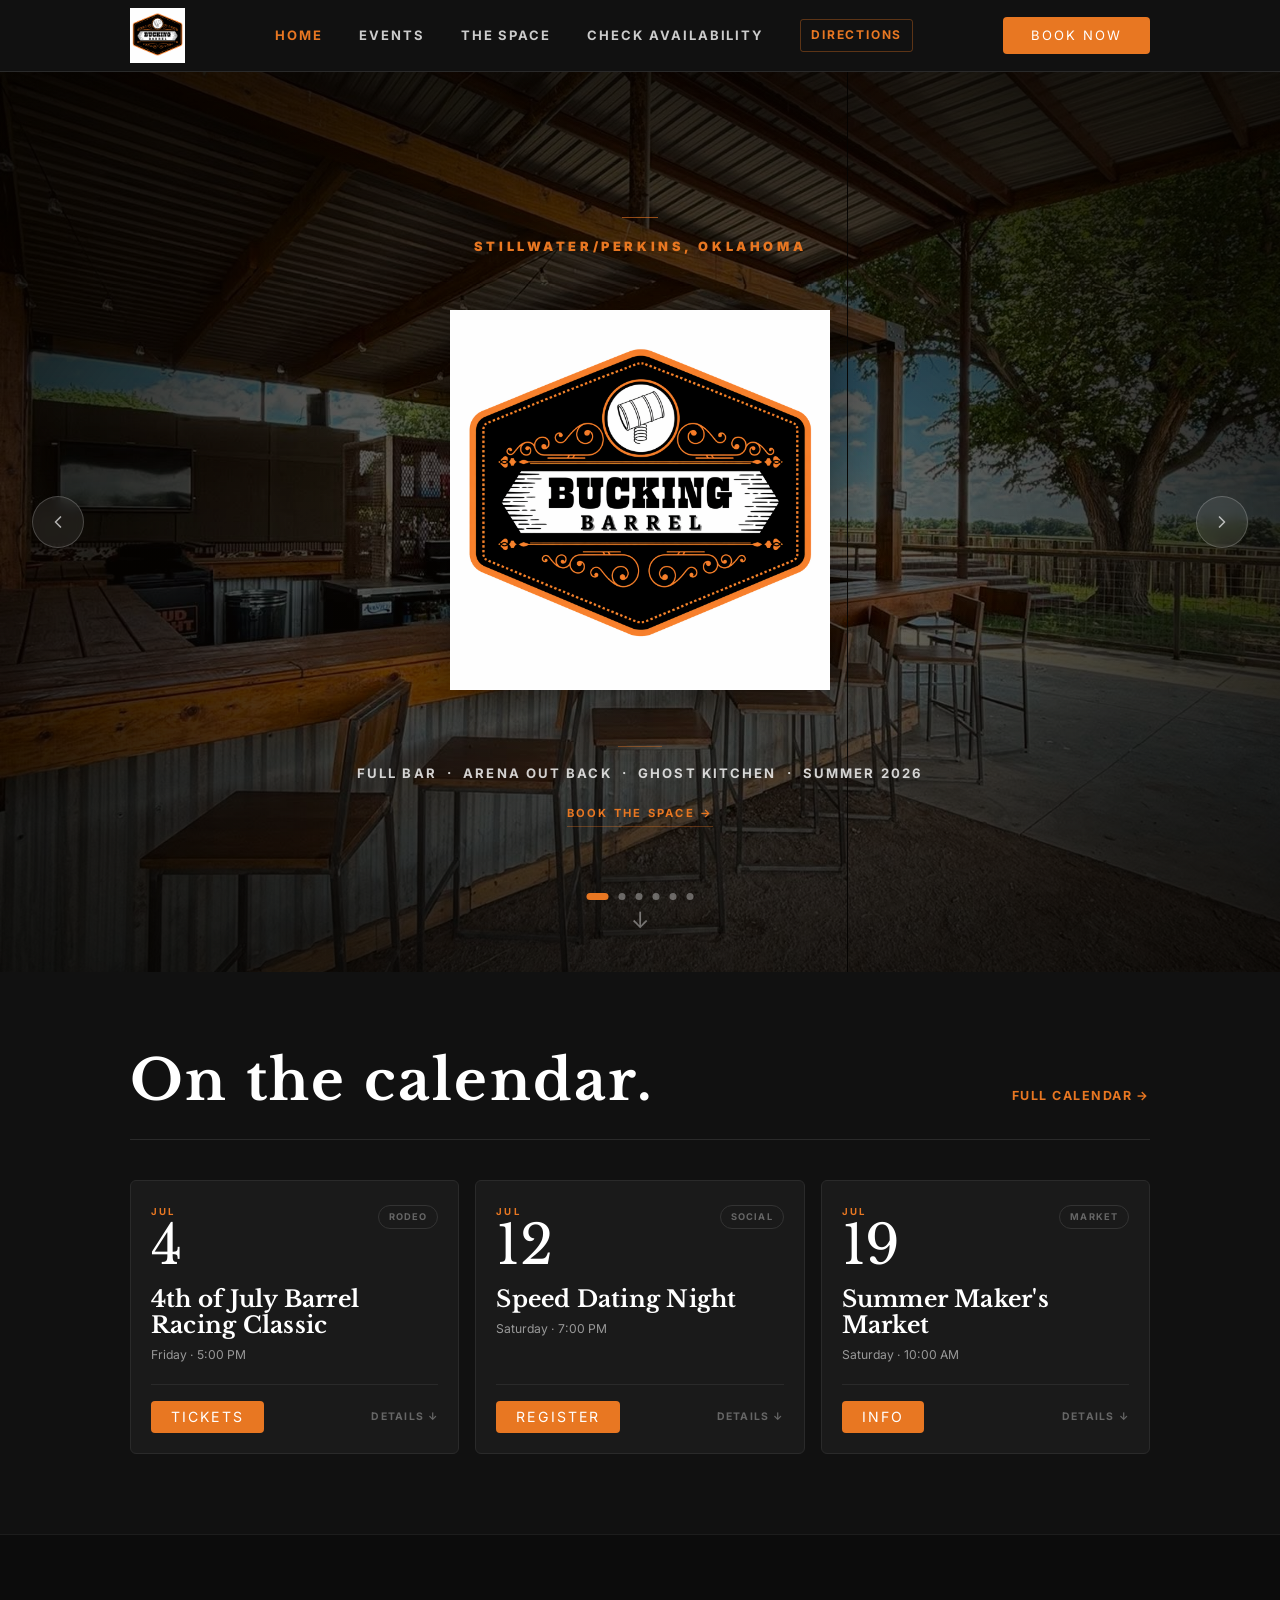
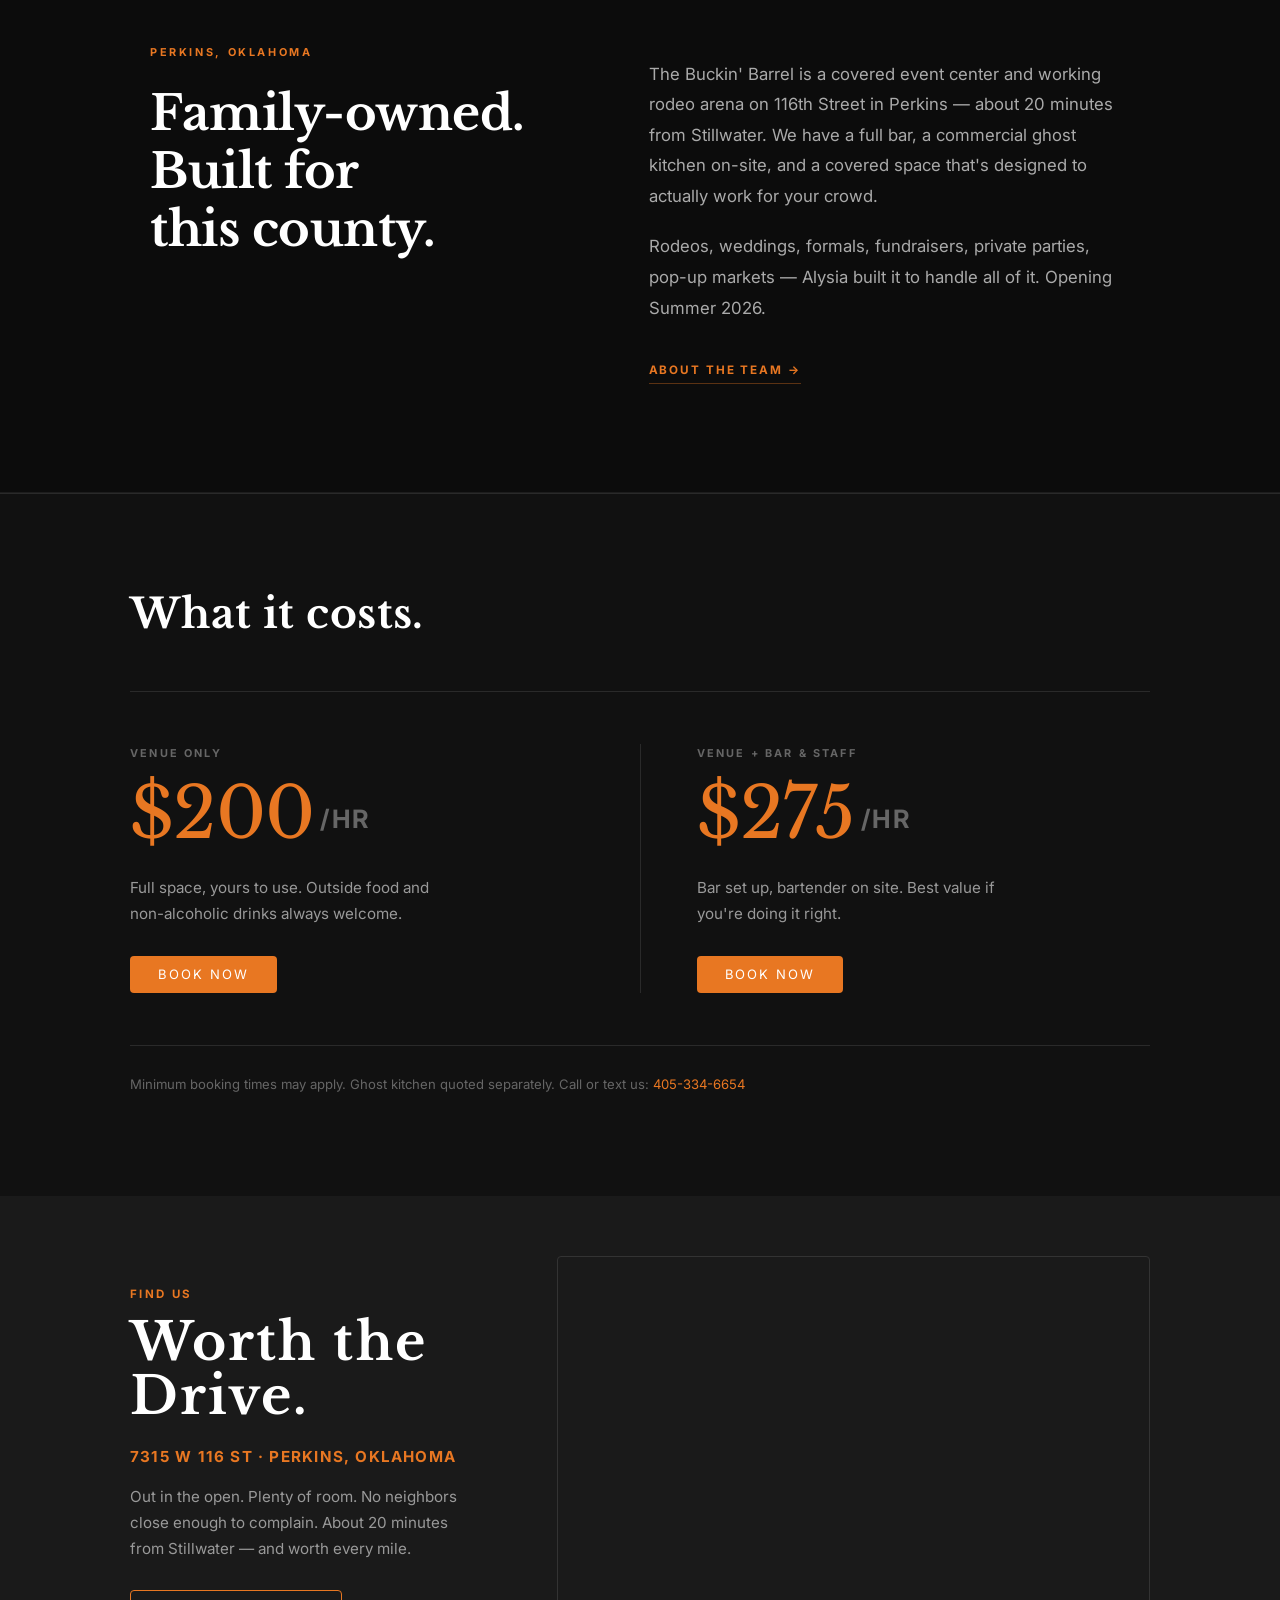
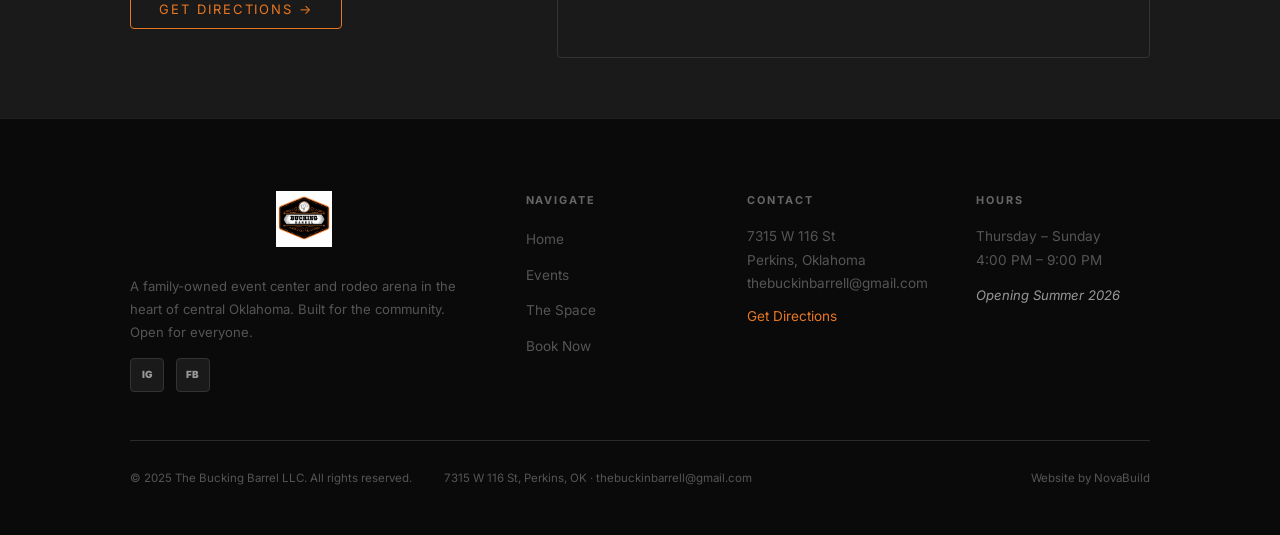
<file: index.html>
<!DOCTYPE html>
<html lang="en">
<head>
  <meta charset="UTF-8" />
  <meta name="viewport" content="width=device-width, initial-scale=1.0" />
  <meta name="google-site-verification" content="7VwGTJB5BXRXI7jROW2KNIq0YCU4z8bYcvlxXaoBMgo" />
  <title>The Bucking Barrel | Event Center & Rodeo Arena — Perkins, OK</title>
  <meta name="description" content="The Bucking Barrel is a family-owned event center and rodeo arena in Perkins, Oklahoma. Weddings, rodeos, formals, banquets, ghost kitchen — all welcome." />
  <link rel="preconnect" href="https://fonts.googleapis.com" />
  <link rel="preconnect" href="https://fonts.gstatic.com" crossorigin />
  <link href="https://fonts.googleapis.com/css2?family=Inter:ital,wght@0,300;0,400;0,500;0,700;1,400&family=Libre+Baskerville:ital,wght@0,400;0,700;1,400&family=Playfair+Display:ital,wght@0,400;0,600;1,400&display=swap" rel="stylesheet" />
  <link rel="stylesheet" href="css/styles.css" />
  <link rel="stylesheet" href="https://cdn.jsdelivr.net/npm/@splidejs/splide@4.1.4/dist/css/splide.min.css" />
  <link rel="stylesheet" href="https://unpkg.com/aos@2.3.1/dist/aos.css" />
  <script type="application/ld+json">
  {
    "@context": "https://schema.org",
    "@type": "EventVenue",
    "name": "The Bucking Barrel",
    "image": "https://buckingbarrel.com/BuckingBarrelLogo.png",
    "url": "https://buckingbarrel.com",
    "telephone": "+14053346654",
    "address": {
      "@type": "PostalAddress",
      "streetAddress": "7315 W 116 St",
      "addressLocality": "Perkins",
      "addressRegion": "OK",
      "addressCountry": "US"
    },
    "areaServed": "Perkins, OK",
    "priceRange": "$$"
  }
  </script>
</head>
<body>

  <!-- ═══ NAVBAR ═══ -->
  <nav class="navbar" role="navigation" aria-label="Main navigation">
    <div class="nav-inner">
      <a href="index.html" class="nav-logo" aria-label="The Bucking Barrel Home">
        <img src="BuckingBarrelLogo.png" alt="The Bucking Barrel" />
      </a>
      <div class="nav-links">
        <a href="index.html" class="active">Home</a>
        <a href="events.html">Events</a>
        <a href="space.html">The Space</a>
        <a href="book.html">Check Availability</a>
        <a href="https://maps.google.com/?q=7315+W+116th+St+Perkins+OK" target="_blank" rel="noopener noreferrer" class="nav-map-link">Directions</a>
      </div>
      <a href="book.html" class="btn btn-orange nav-cta">Book Now</a>
      <button class="hamburger" aria-label="Open menu" aria-expanded="false">
        <span></span><span></span><span></span>
      </button>
    </div>
  </nav>
  <div class="mobile-nav">
    <a href="index.html">Home</a>
    <a href="events.html">Events</a>
    <a href="space.html">The Space</a>
    <a href="book.html">Check Availability</a>
    <a href="book.html" class="btn btn-orange">Book Now</a>
  </div>

  <!-- ═══ PHOTO CAROUSEL HERO ═══ -->
  <section class="video-hero hero-ed-wrap" id="hero" aria-label="Hero">
    <div class="hero-carousel-bg" aria-hidden="true">
      <div class="hero-carousel-slide active" style="background-image: url('Photos/venue-7.jpg')"></div>
      <div class="hero-carousel-slide" style="background-image: url('Photos/venue-3.jpg')"></div>
      <div class="hero-carousel-slide" style="background-image: url('Photos/venue-9.jpg')"></div>
      <div class="hero-carousel-slide" style="background-image: url('Photos/venue-6.jpg')"></div>
      <div class="hero-carousel-slide" style="background-image: url('Photos/venue-1.jpg')"></div>
      <div class="hero-carousel-slide" style="background-image: url('Photos/venue-8.jpg')"></div>
    </div>
    <div class="video-hero-overlay hero-ed-veil"></div>

    <div class="video-hero-content hero-ed-frame">
      <div class="hero-ed">

        <div class="hero-ed-cap">
          <span class="hero-ed-tick"></span>
          <p class="hero-ed-loc">Stillwater/Perkins, Oklahoma</p>
        </div>

        <div class="hero-ed-type">
          <img src="BuckingBarrelLogo.png" alt="The Bucking Barrel" class="hero-ed-logo" />
        </div>

        <div class="hero-ed-foot">
          <span class="hero-ed-rule"></span>
          <p class="hero-ed-meta">Full bar &nbsp;&middot;&nbsp; Arena out back &nbsp;&middot;&nbsp; Ghost kitchen &nbsp;&middot;&nbsp; Summer 2026</p>
          <a href="book.html" class="hero-ed-link">Book the space &rarr;</a>
        </div>

      </div>
    </div>

    <button class="hero-arrow hero-arrow-prev" aria-label="Previous photo">
      <svg viewBox="0 0 24 24"><polyline points="15 18 9 12 15 6"/></svg>
    </button>
    <button class="hero-arrow hero-arrow-next" aria-label="Next photo">
      <svg viewBox="0 0 24 24"><polyline points="9 18 15 12 9 6"/></svg>
    </button>

    <div class="hero-dots" role="tablist" aria-label="Slide indicators">
      <button class="hero-dot active" aria-label="Slide 1" aria-selected="true"></button>
      <button class="hero-dot" aria-label="Slide 2" aria-selected="false"></button>
      <button class="hero-dot" aria-label="Slide 3" aria-selected="false"></button>
      <button class="hero-dot" aria-label="Slide 4" aria-selected="false"></button>
      <button class="hero-dot" aria-label="Slide 5" aria-selected="false"></button>
      <button class="hero-dot" aria-label="Slide 6" aria-selected="false"></button>
    </div>

    <a class="hero-scroll" href="#upcoming" aria-label="Scroll down">&#8595;</a>
  </section>

  <!-- ═══ UPCOMING EVENTS ═══ -->
  <section class="section" id="upcoming" style="padding-top:80px; padding-bottom:80px;">
    <div class="container">

      <div class="section-header fade-up">
        <h2>On the calendar.</h2>
        <a href="events.html" class="section-header-link">Full calendar &#8594;</a>
      </div>

      <div class="event-grid event-grid-3">

        <div class="event-card" data-category="rodeo" data-aos="fade-up" data-aos-delay="0">
          <div class="event-card-top">
            <div class="event-card-date">
              <span class="event-card-month">JUL</span>
              <span class="event-card-day">4</span>
            </div>
            <span class="event-card-cat">Rodeo</span>
          </div>
          <div class="event-card-mid">
            <h3 class="event-card-name">4th of July Barrel Racing Classic</h3>
            <p class="event-card-time">Friday &middot; 5:00 PM</p>
          </div>
          <div class="event-card-foot">
            <a href="book.html" class="btn btn-sm btn-orange">Tickets</a>
            <button class="event-card-toggle" aria-expanded="false">Details <span class="event-card-toggle-icon">&#8595;</span></button>
          </div>
          <div class="event-card-expand">
            <p>Celebrate Independence Day Barrel-style. Live music, food, fireworks, and fast times on the dirt.</p>
          </div>
        </div>

        <div class="event-card" data-category="social" data-aos="fade-up" data-aos-delay="100">
          <div class="event-card-top">
            <div class="event-card-date">
              <span class="event-card-month">JUL</span>
              <span class="event-card-day">12</span>
            </div>
            <span class="event-card-cat">Social</span>
          </div>
          <div class="event-card-mid">
            <h3 class="event-card-name">Speed Dating Night</h3>
            <p class="event-card-time">Saturday &middot; 7:00 PM</p>
          </div>
          <div class="event-card-foot">
            <a href="book.html" class="btn btn-sm btn-orange">Register</a>
            <button class="event-card-toggle" aria-expanded="false">Details <span class="event-card-toggle-icon">&#8595;</span></button>
          </div>
          <div class="event-card-expand">
            <p>Monthly speed dating returns. Full bar, great crowd, zero pressure. Come see who shows up.</p>
          </div>
        </div>

        <div class="event-card" data-category="seasonal" data-aos="fade-up" data-aos-delay="200">
          <div class="event-card-top">
            <div class="event-card-date">
              <span class="event-card-month">JUL</span>
              <span class="event-card-day">19</span>
            </div>
            <span class="event-card-cat">Market</span>
          </div>
          <div class="event-card-mid">
            <h3 class="event-card-name">Summer Maker's Market</h3>
            <p class="event-card-time">Saturday &middot; 10:00 AM</p>
          </div>
          <div class="event-card-foot">
            <a href="book.html" class="btn btn-sm btn-orange">Info</a>
            <button class="event-card-toggle" aria-expanded="false">Details <span class="event-card-toggle-icon">&#8595;</span></button>
          </div>
          <div class="event-card-expand">
            <p>Local vendors, handmade goods, food pop-ups, and live music. A summer Saturday done right.</p>
          </div>
        </div>

      </div>
    </div>
  </section>

  <!-- ═══ ORIGIN ═══ -->
  <section class="origin-section">
    <div class="origin-inner">
      <div class="origin-display" data-aos="fade-up">
        <span class="origin-eyebrow">Perkins, Oklahoma</span>
        <h2 class="origin-headline">Family-owned.<br>Built for<br>this county.</h2>
      </div>
      <div class="origin-body" data-aos="fade-up" data-aos-delay="150">
        <p>The Buckin' Barrel is a covered event center and working rodeo arena on 116th Street in Perkins — about 20 minutes from Stillwater. We have a full bar, a commercial ghost kitchen on-site, and a covered space that's designed to actually work for your crowd.</p>
        <p>Rodeos, weddings, formals, fundraisers, private parties, pop-up markets — Alysia built it to handle all of it. Opening Summer 2026.</p>
        <a href="about.html" class="origin-link">About The Team &rarr;</a>
      </div>
    </div>
  </section>

  <!-- ═══ RATES ═══ -->
  <section class="rates-section" id="rates">
    <div class="container">
      <h2 class="rates-title" data-aos="fade-up">What it costs.</h2>
      <div class="rates-split">
        <div class="rate-block" data-aos="fade-up" data-aos-delay="100">
          <span class="rate-label">Venue Only</span>
          <span class="rate-number">$200<span class="rate-unit">/hr</span></span>
          <p class="rate-detail">Full space, yours to use. Outside food and non-alcoholic drinks always welcome.</p>
          <a href="book.html" class="btn btn-orange">Book Now</a>
        </div>
        <div class="rate-divider"></div>
        <div class="rate-block" data-aos="fade-up" data-aos-delay="220">
          <span class="rate-label">Venue + Bar &amp; Staff</span>
          <span class="rate-number">$275<span class="rate-unit">/hr</span></span>
          <p class="rate-detail">Bar set up, bartender on site. Best value if you're doing it right.</p>
          <a href="book.html" class="btn btn-orange">Book Now</a>
        </div>
      </div>
      <p class="rates-note">Minimum booking times may apply. Ghost kitchen quoted separately. Call or text us: <a href="tel:+14053346654" style="color:var(--orange);">405-334-6654</a></p>
    </div>
  </section>

  <!-- ═══ FIND US / GOOGLE MAPS ═══ -->
  <section class="section maps-section" id="location">
    <div class="maps-inner">
      <div class="maps-text" data-aos="fade-right">
        <span class="section-eyebrow">Find Us</span>
        <h2 class="maps-title">Worth the Drive.</h2>
        <p class="maps-address-line">7315 W 116 St &middot; Perkins, Oklahoma</p>
        <p class="maps-note">Out in the open. Plenty of room. No neighbors close enough to complain. About 20 minutes from Stillwater — and worth every mile.</p>
        <a href="https://maps.google.com/?q=7315+W+116th+St+Perkins+OK" target="_blank" rel="noopener noreferrer" class="btn btn-outline-orange">Get Directions &rarr;</a>
      </div>
      <div class="maps-embed-wrap" data-aos="fade-left" data-aos-delay="100">
        <iframe
          src="https://maps.google.com/maps?q=7315+W+116th+St+Perkins+OK&output=embed"
          title="The Bucking Barrel location"
          allowfullscreen
          loading="lazy"
          referrerpolicy="no-referrer-when-downgrade">
        </iframe>
      </div>
    </div>
  </section>

  <!-- ═══ FOOTER ═══ -->
  <footer class="footer">
    <div class="container">
      <div class="footer-grid">
        <div class="footer-brand">
          <img src="BuckingBarrelLogo.png" alt="The Bucking Barrel" class="footer-logo" />
          <p>A family-owned event center and rodeo arena in the heart of central Oklahoma. Built for the community. Open for everyone.</p>
          <div class="footer-social">
            <a href="https://instagram.com/thebuckinbarrell" target="_blank" rel="noopener noreferrer" class="social-link" aria-label="Instagram">IG</a>
            <a href="https://facebook.com" target="_blank" rel="noopener noreferrer" class="social-link" aria-label="Facebook">FB</a>
          </div>
        </div>
        <div class="footer-col">
          <h5>Navigate</h5>
          <ul>
            <li><a href="index.html">Home</a></li>
            <li><a href="events.html">Events</a></li>
            <li><a href="space.html">The Space</a></li>
            <li><a href="book.html">Book Now</a></li>
          </ul>
        </div>
        <div class="footer-col">
          <h5>Contact</h5>
          <address>
            <p>7315 W 116 St<br>Perkins, Oklahoma</p>
            <p><a href="mailto:thebuckinbarrell@gmail.com">thebuckinbarrell@gmail.com</a></p>
            <p style="margin-top:10px;"><a href="https://maps.google.com/?q=7315+W+116th+St+Perkins+OK" target="_blank" rel="noopener noreferrer" style="color:var(--orange);">Get Directions</a></p>
          </address>
        </div>
        <div class="footer-col">
          <h5>Hours</h5>
          <p>Thursday &ndash; Sunday<br>4:00 PM &ndash; 9:00 PM</p>
          <p style="color:var(--text-muted); font-size:0.82rem; font-style:italic; margin-top:12px;">Opening Summer 2026</p>
        </div>
      </div>
      <div class="footer-bottom">
        <span class="footer-btm-copy">&copy; 2025 The Bucking Barrel LLC. All rights reserved.</span>
        <span class="footer-btm-addr">7315 W 116 St, Perkins, OK &middot; <a href="mailto:thebuckinbarrell@gmail.com">thebuckinbarrell@gmail.com</a></span>
        <span class="footer-btm-credit">Website by <a href="https://novabuildweb.com" target="_blank" rel="noopener noreferrer">NovaBuild</a></span>
      </div>
    </div>
  </footer>

  <!-- ═══ STICKY MOBILE CTA BAR ═══ -->
  <div class="mobile-cta-bar" aria-label="Quick contact">
    <div class="mobile-cta-bar-inner">
      <a href="tel:+14053346654" class="mcta-btn mcta-call">Call</a>
      <a href="sms:+14053346654?body=Hi%2C%20I%27m%20interested%20in%20booking%20The%20Buckin%27%20Barrel%20for%20an%20event.%20Can%20you%20help%20me%20with%20availability%3F" class="mcta-btn mcta-text">Text Us</a>
    </div>
  </div>

  <script src="https://unpkg.com/aos@2.3.1/dist/aos.js"></script>
  <script src="js/main.js"></script>
  <script>

    // Hero photo carousel
    (function () {
      const slides = document.querySelectorAll('.hero-carousel-slide');
      const dots   = document.querySelectorAll('.hero-dot');
      if (!slides.length) return;
      let current = 0;

      function goTo(n) {
        slides[current].classList.remove('active');
        dots[current].classList.remove('active');
        dots[current].setAttribute('aria-selected', 'false');
        current = n % slides.length;
        const next = slides[current];
        next.style.animation = 'none';
        next.offsetHeight; // force reflow to restart Ken Burns
        next.style.animation = '';
        next.classList.add('active');
        dots[current].classList.add('active');
        dots[current].setAttribute('aria-selected', 'true');
      }

      let timer = setInterval(function () { goTo(current + 1); }, 6000);

      function resetTimer(n) {
        clearInterval(timer);
        goTo(n);
        timer = setInterval(function () { goTo(current + 1); }, 6000);
      }

      dots.forEach(function (dot, i) {
        dot.addEventListener('click', function () { resetTimer(i); });
      });

      var prevBtn = document.querySelector('.hero-arrow-prev');
      var nextBtn = document.querySelector('.hero-arrow-next');
      if (prevBtn) prevBtn.addEventListener('click', function () { resetTimer((current - 1 + slides.length) % slides.length); });
      if (nextBtn) nextBtn.addEventListener('click', function () { resetTimer(current + 1); });
    })();

    // AOS
    AOS.init({ duration: 650, easing: 'ease-out-quart', once: true, offset: 80 });
  </script>
</body>
</html>
</file>
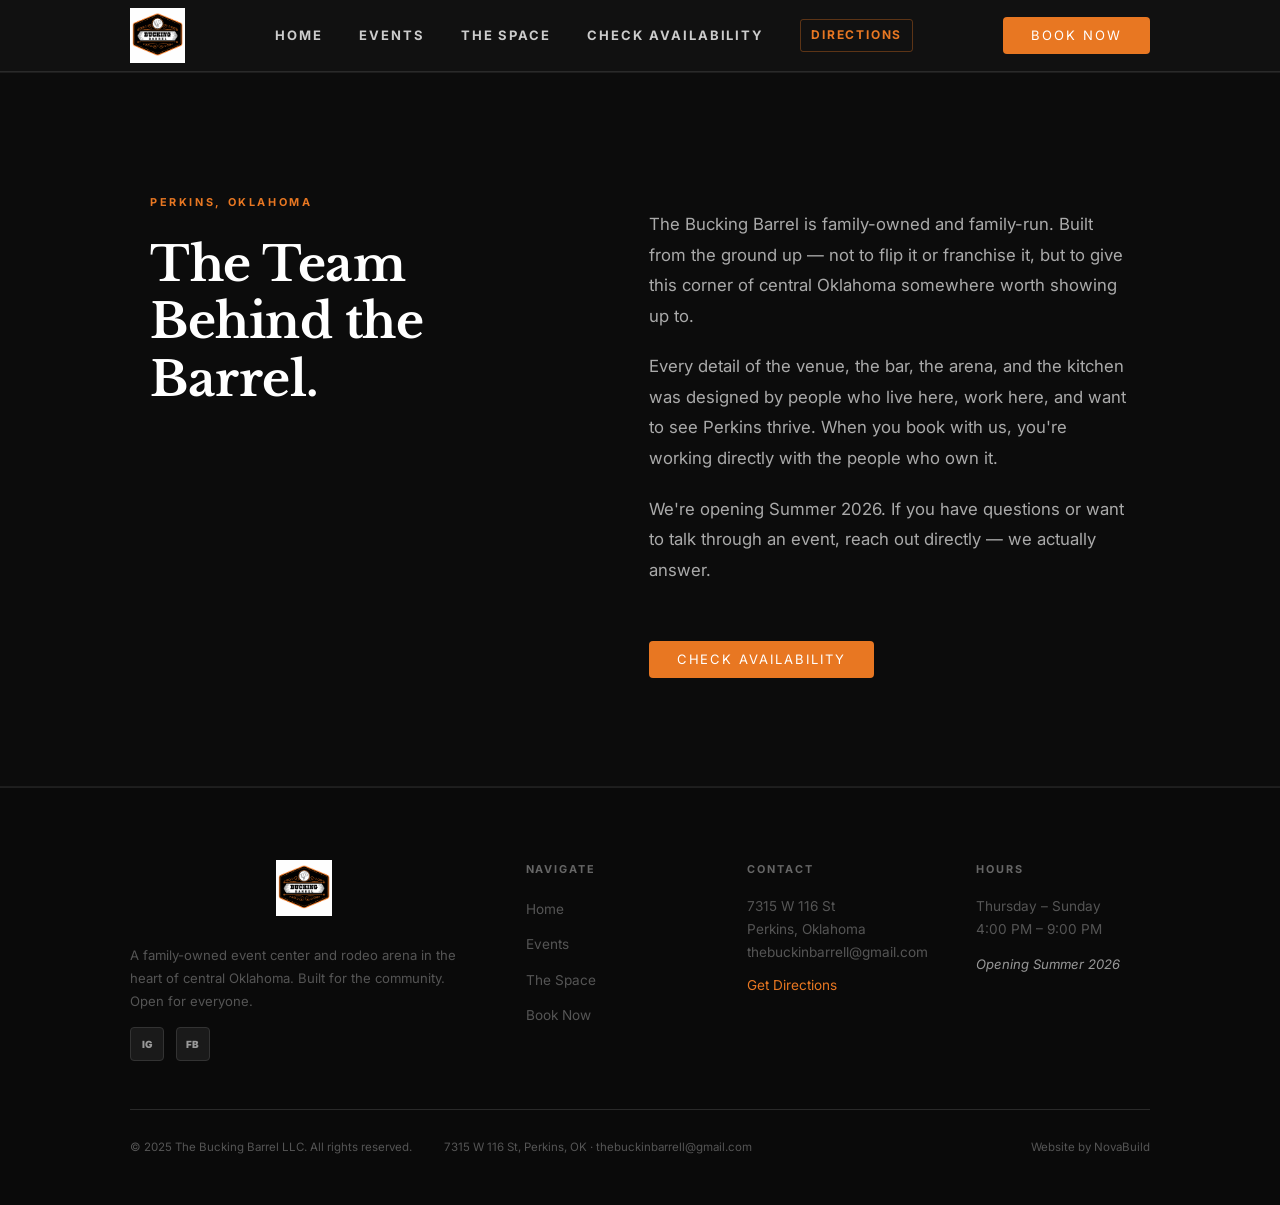
<file: about.html>
<!DOCTYPE html>
<html lang="en">
<head>
  <meta charset="UTF-8" />
  <meta name="viewport" content="width=device-width, initial-scale=1.0" />
  <title>About The Team | The Bucking Barrel</title>
  <meta name="description" content="Meet the team behind The Bucking Barrel — a family-owned event center and rodeo arena in Perkins, Oklahoma." />
  <link rel="preconnect" href="https://fonts.googleapis.com" />
  <link rel="preconnect" href="https://fonts.gstatic.com" crossorigin />
  <link href="https://fonts.googleapis.com/css2?family=Inter:ital,wght@0,300;0,400;0,500;0,700;1,400&family=Libre+Baskerville:ital,wght@0,400;0,700;1,400&family=Playfair+Display:ital,wght@0,400;0,600;1,400&display=swap" rel="stylesheet" />
  <link rel="stylesheet" href="css/styles.css" />
</head>
<body>

  <!-- ═══ NAVBAR ═══ -->
  <nav class="navbar" role="navigation" aria-label="Main navigation">
    <div class="nav-inner">
      <a href="index.html" class="nav-logo" aria-label="The Bucking Barrel Home">
        <img src="BuckingBarrelLogo.png" alt="The Bucking Barrel" />
      </a>
      <div class="nav-links">
        <a href="index.html">Home</a>
        <a href="events.html">Events</a>
        <a href="space.html">The Space</a>
        <a href="book.html">Check Availability</a>
        <a href="https://maps.google.com/?q=7315+W+116th+St+Perkins+OK" target="_blank" rel="noopener noreferrer" class="nav-map-link">Directions</a>
      </div>
      <a href="book.html" class="btn btn-orange nav-cta">Book Now</a>
      <button class="hamburger" aria-label="Open menu" aria-expanded="false">
        <span></span><span></span><span></span>
      </button>
    </div>
  </nav>
  <div class="mobile-nav">
    <a href="index.html">Home</a>
    <a href="events.html">Events</a>
    <a href="space.html">The Space</a>
    <a href="book.html">Check Availability</a>
    <a href="book.html" class="btn btn-orange">Book Now</a>
  </div>

  <!-- ═══ PAGE HEADER ═══ -->
  <section class="origin-section" style="padding-top: 120px;">
    <div class="origin-inner">
      <div class="origin-display">
        <span class="origin-eyebrow">Perkins, Oklahoma</span>
        <h2 class="origin-headline">The Team<br>Behind the<br>Barrel.</h2>
      </div>
      <div class="origin-body">
        <p>The Bucking Barrel is family-owned and family-run. Built from the ground up — not to flip it or franchise it, but to give this corner of central Oklahoma somewhere worth showing up to.</p>
        <p>Every detail of the venue, the bar, the arena, and the kitchen was designed by people who live here, work here, and want to see Perkins thrive. When you book with us, you're working directly with the people who own it.</p>
        <p>We're opening Summer 2026. If you have questions or want to talk through an event, reach out directly — we actually answer.</p>
        <a href="book.html" class="btn btn-orange" style="margin-top: 1.5rem; display: inline-block;">Check Availability</a>
      </div>
    </div>
  </section>

  <!-- ═══ FOOTER ═══ -->
  <footer class="footer">
    <div class="container">
      <div class="footer-grid">
        <div class="footer-brand">
          <img src="BuckingBarrelLogo.png" alt="The Bucking Barrel" class="footer-logo" />
          <p>A family-owned event center and rodeo arena in the heart of central Oklahoma. Built for the community. Open for everyone.</p>
          <div class="footer-social">
            <a href="https://instagram.com/thebuckinbarrell" target="_blank" rel="noopener noreferrer" class="social-link" aria-label="Instagram">IG</a>
            <a href="https://facebook.com" target="_blank" rel="noopener noreferrer" class="social-link" aria-label="Facebook">FB</a>
          </div>
        </div>
        <div class="footer-col">
          <h5>Navigate</h5>
          <ul>
            <li><a href="index.html">Home</a></li>
            <li><a href="events.html">Events</a></li>
            <li><a href="space.html">The Space</a></li>
            <li><a href="book.html">Book Now</a></li>
          </ul>
        </div>
        <div class="footer-col">
          <h5>Contact</h5>
          <address>
            <p>7315 W 116 St<br>Perkins, Oklahoma</p>
            <p><a href="mailto:thebuckinbarrell@gmail.com">thebuckinbarrell@gmail.com</a></p>
            <p style="margin-top:10px;"><a href="https://maps.google.com/?q=7315+W+116th+St+Perkins+OK" target="_blank" rel="noopener noreferrer" style="color:var(--orange);">Get Directions</a></p>
          </address>
        </div>
        <div class="footer-col">
          <h5>Hours</h5>
          <p>Thursday &ndash; Sunday<br>4:00 PM &ndash; 9:00 PM</p>
          <p style="color:var(--text-muted); font-size:0.82rem; font-style:italic; margin-top:12px;">Opening Summer 2026</p>
        </div>
      </div>
      <div class="footer-bottom">
        <span class="footer-btm-copy">&copy; 2025 The Bucking Barrel LLC. All rights reserved.</span>
        <span class="footer-btm-addr">7315 W 116 St, Perkins, OK &middot; <a href="mailto:thebuckinbarrell@gmail.com">thebuckinbarrell@gmail.com</a></span>
        <span class="footer-btm-credit">Website by <a href="https://novabuildweb.com" target="_blank" rel="noopener noreferrer">NovaBuild</a></span>
      </div>
    </div>
  </footer>

  <script src="js/main.js"></script>
</body>
</html>
</file>
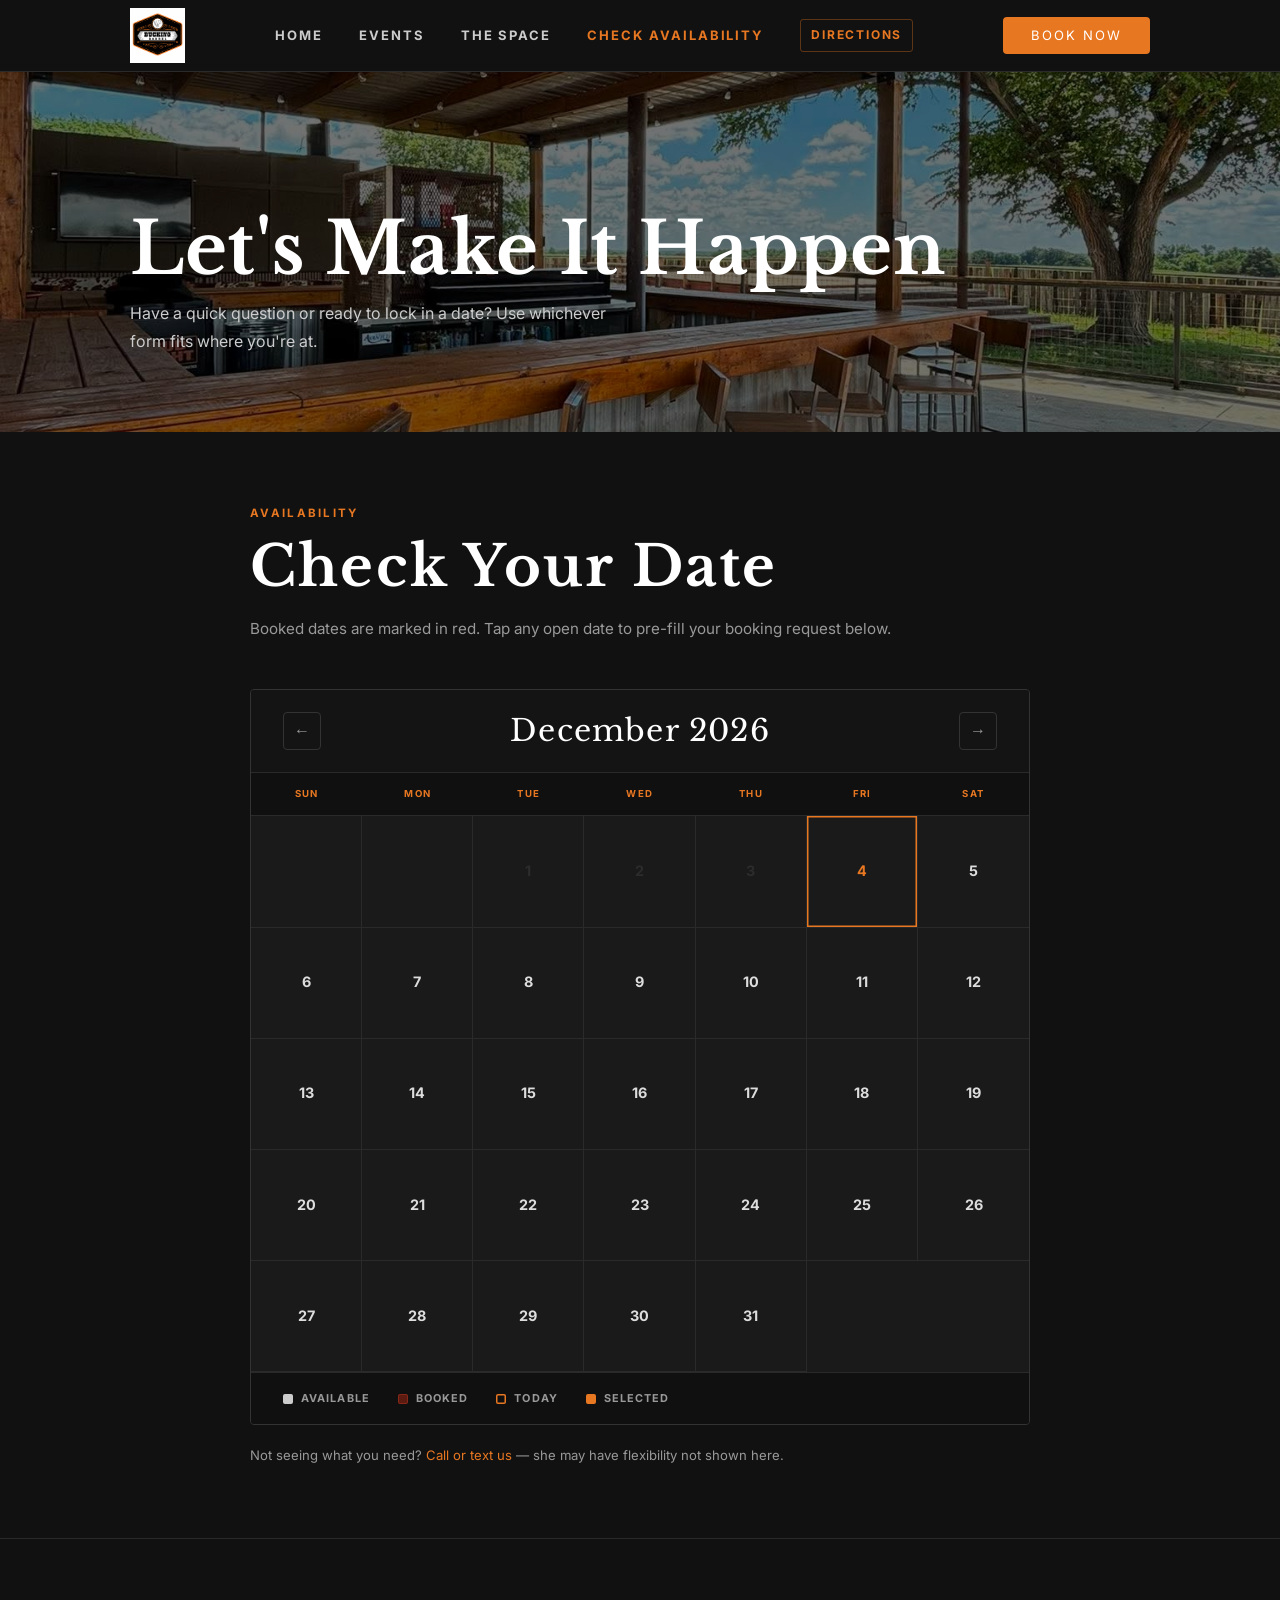
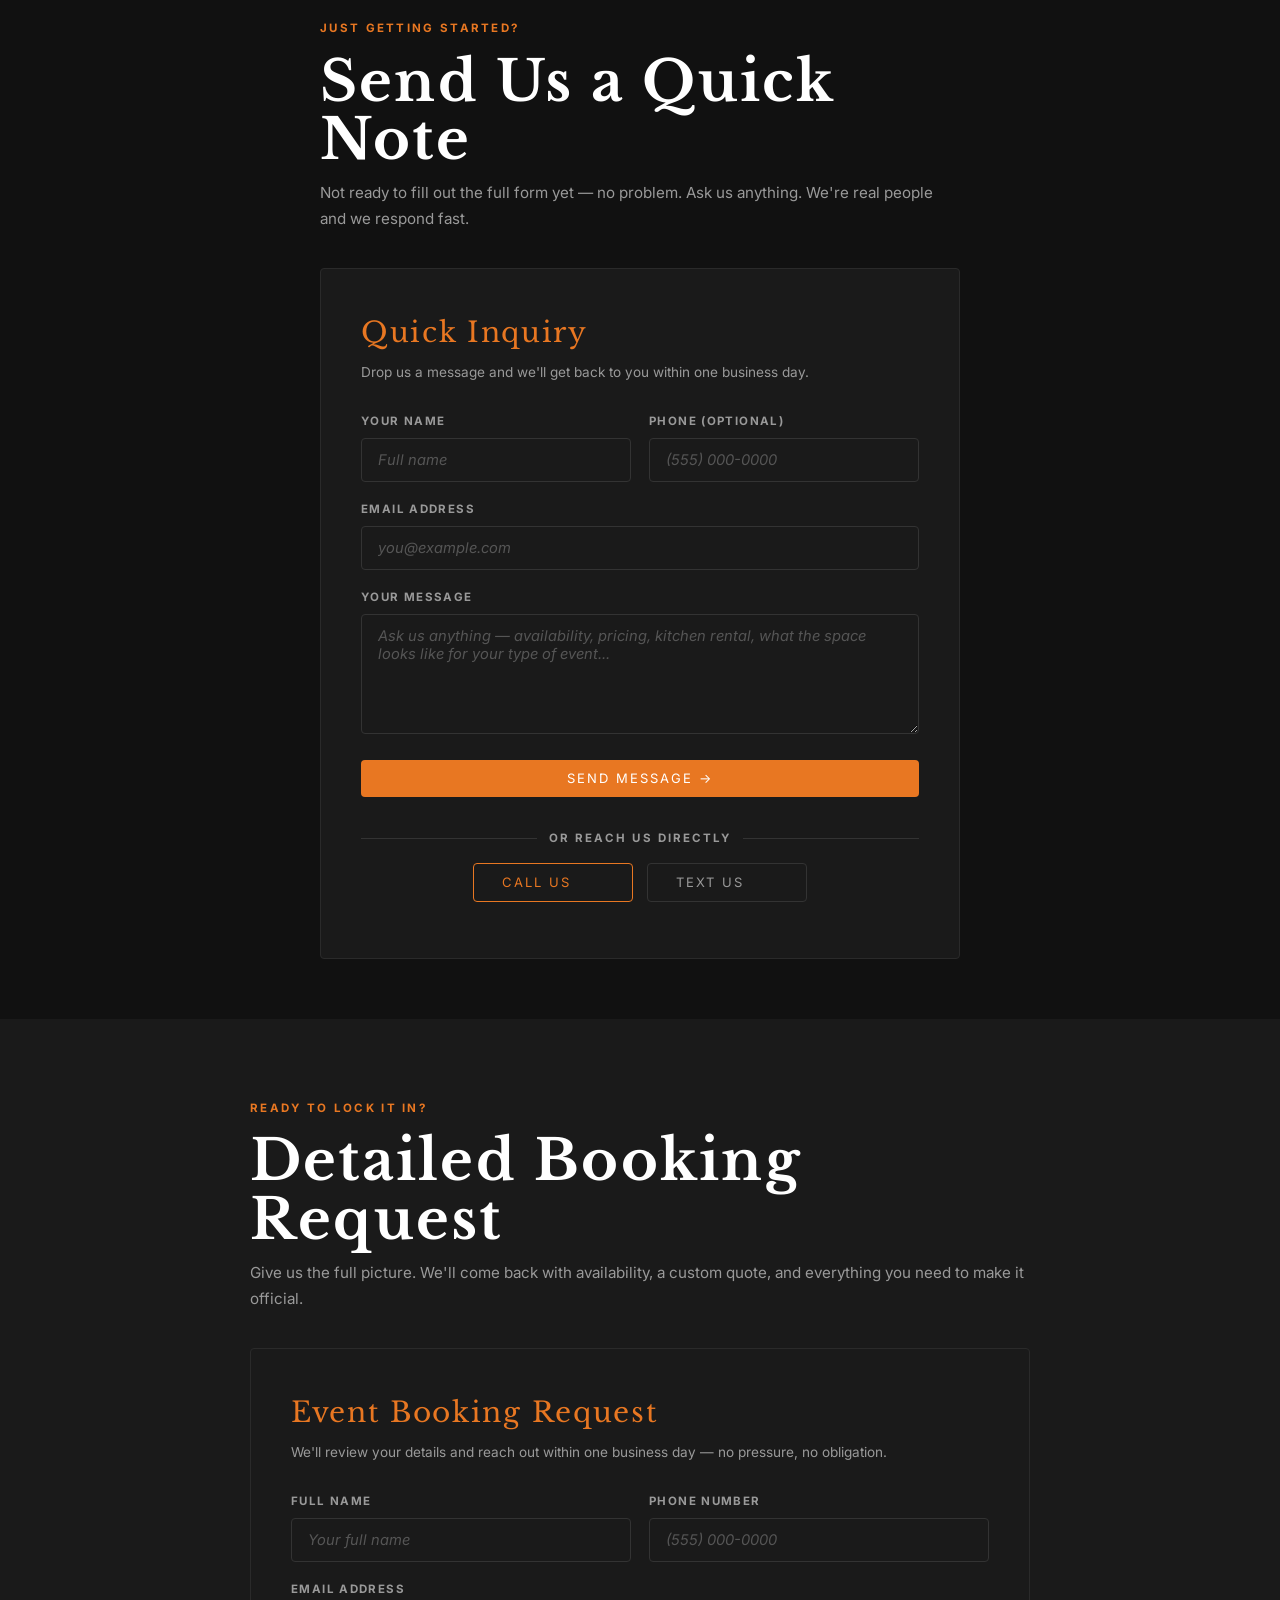
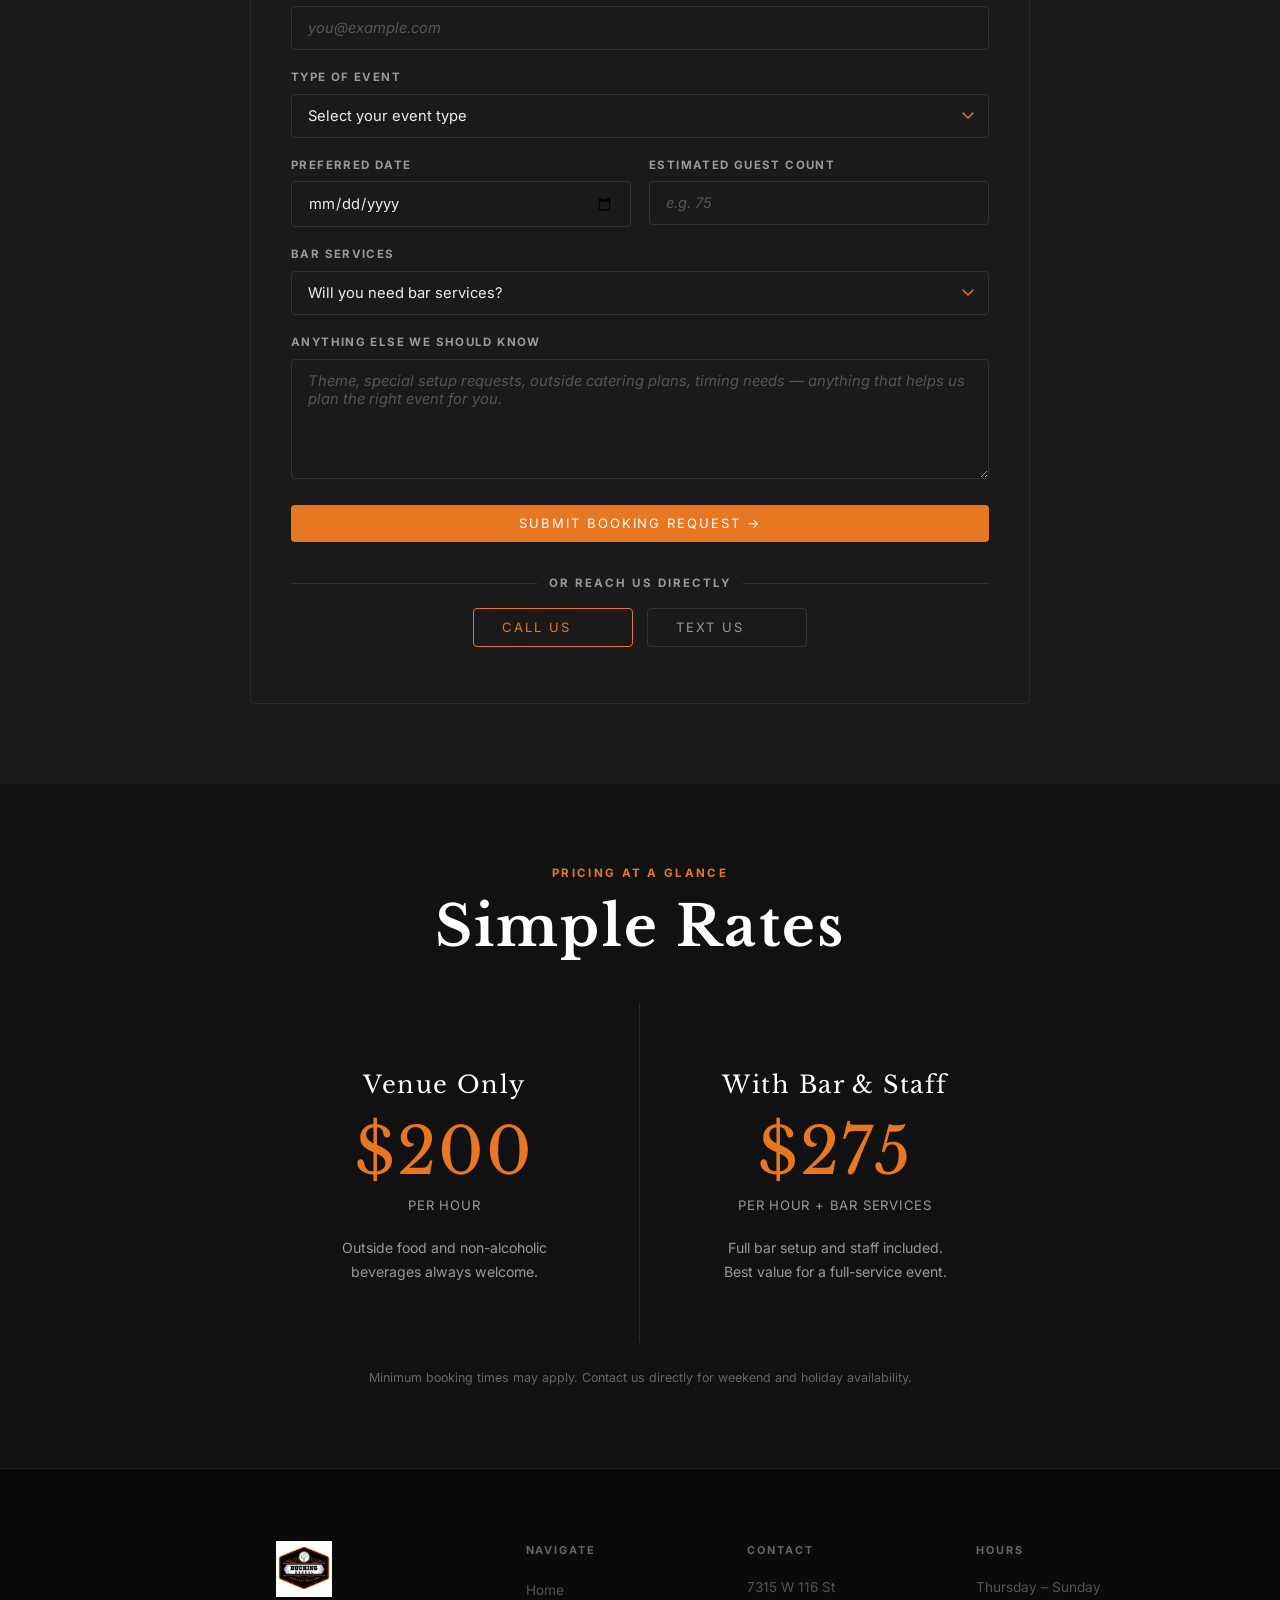
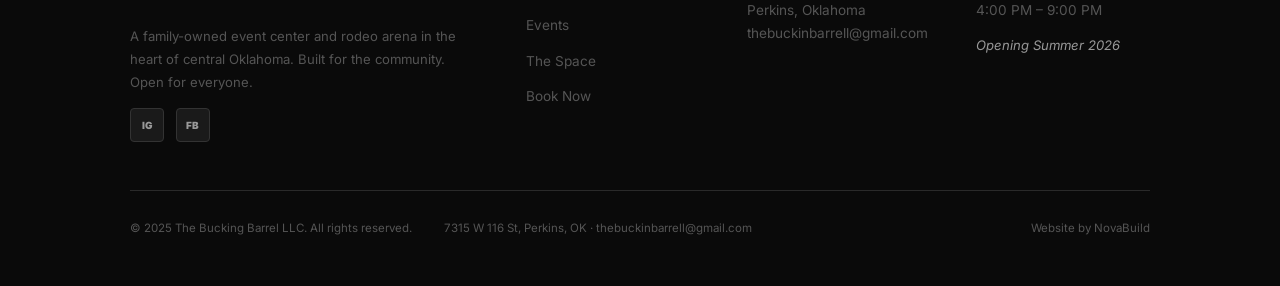
<file: book.html>
<!DOCTYPE html>
<html lang="en">
<head>
  <meta charset="UTF-8" />
  <meta name="viewport" content="width=device-width, initial-scale=1.0" />
  <title>Book Your Event — The Bucking Barrel | Perkins, OK</title>
  <meta name="description" content="Book The Bucking Barrel for your event — weddings, birthday parties, frat formals, rodeos, team banquets, and more in Perkins, Oklahoma." />
  <link rel="preconnect" href="https://fonts.googleapis.com" />
  <link rel="preconnect" href="https://fonts.gstatic.com" crossorigin />
  <link href="https://fonts.googleapis.com/css2?family=Inter:ital,wght@0,300;0,400;0,500;0,700;1,400&family=Libre+Baskerville:ital,wght@0,400;0,700;1,400&family=Playfair+Display:ital,wght@0,400;0,600;1,400&display=swap" rel="stylesheet" />
  <link rel="stylesheet" href="css/styles.css" />
  <link rel="stylesheet" href="https://cdn.jsdelivr.net/npm/@splidejs/splide@4.1.4/dist/css/splide.min.css" />
  <link rel="stylesheet" href="https://unpkg.com/aos@2.3.1/dist/aos.css" />
</head>
<body>

  <!-- ═══ NAVBAR ═══ -->
  <nav class="navbar" role="navigation" aria-label="Main navigation">
    <div class="nav-inner">
      <a href="index.html" class="nav-logo" aria-label="The Bucking Barrel Home">
        <img src="BuckingBarrelLogo.png" alt="The Bucking Barrel" />
      </a>
      <div class="nav-links">
        <a href="index.html">Home</a>
        <a href="events.html">Events</a>
        <a href="space.html">The Space</a>
        <a href="book.html" class="active">Check Availability</a>
        <a href="https://maps.google.com/?q=7315+W+116th+St+Perkins+OK" target="_blank" rel="noopener noreferrer" class="nav-map-link">Directions</a>
      </div>
      <a href="book.html" class="btn btn-orange nav-cta active">Book Now</a>
      <button class="hamburger" aria-label="Open menu" aria-expanded="false">
        <span></span><span></span><span></span>
      </button>
    </div>
  </nav>
  <div class="mobile-nav">
    <a href="index.html">Home</a>
    <a href="events.html">Events</a>
    <a href="space.html">The Space</a>
    <a href="book.html">Check Availability</a>
    <a href="book.html" class="btn btn-orange">Book Now</a>
  </div>

  <!-- ═══ PAGE HERO ═══ -->
  <section class="page-hero-photo" style="background-image: url('Photos/venue-7.jpg');">
    <div class="container">
      <h1>Let's Make It Happen</h1>
      <p>Have a quick question or ready to lock in a date? Use whichever form fits where you're at.</p>
    </div>
  </section>

  <!-- ═══ AVAILABILITY CALENDAR ═══ -->
  <section class="section cal-section" id="availability" style="padding-top:72px; padding-bottom:72px;">
    <div class="container" style="max-width:860px;">

      <div class="section-heading fade-up">
        <span class="section-label">Availability</span>
        <h2>Check Your Date</h2>
        <p>Booked dates are marked in red. Tap any open date to pre-fill your booking request below.</p>
      </div>

      <div class="cal-wrap fade-up delay-1">

        <div class="cal-header">
          <button class="cal-nav cal-prev" aria-label="Previous month">&#8592;</button>
          <span class="cal-month-label"></span>
          <button class="cal-nav cal-next" aria-label="Next month">&#8594;</button>
        </div>

        <div class="cal-day-headers">
          <span>Sun</span>
          <span>Mon</span>
          <span>Tue</span>
          <span>Wed</span>
          <span>Thu</span>
          <span>Fri</span>
          <span>Sat</span>
        </div>

        <div class="cal-days" id="calDays"></div>

        <div class="cal-legend">
          <span class="cal-legend-item"><span class="cal-legend-dot cal-dot-available"></span> Available</span>
          <span class="cal-legend-item"><span class="cal-legend-dot cal-dot-booked"></span> Booked</span>
          <span class="cal-legend-item"><span class="cal-legend-dot cal-dot-today"></span> Today</span>
          <span class="cal-legend-item"><span class="cal-legend-dot cal-dot-selected"></span> Selected</span>
        </div>

      </div>

      <p class="cal-note fade-up delay-2">Not seeing what you need? <a href="tel:+14053346654" style="color:var(--orange);">Call or text us</a> — she may have flexibility not shown here.</p>

    </div>
  </section>

  <!-- ═══ QUICK INQUIRY ═══ -->
  <section class="section" style="padding-top:80px; padding-bottom:60px;">
    <div class="container" style="max-width:720px;">
      <div class="form-section-heading fade-up">
        <span class="section-label">Just Getting Started?</span>
        <h2>Send Us a Quick Note</h2>
        <p>Not ready to fill out the full form yet &mdash; no problem. Ask us anything. We're real people and we respond fast.</p>
      </div>

      <div class="form-wrap fade-up delay-1">
        <div class="form-wrap-title">Quick Inquiry</div>
        <div class="form-wrap-sub">Drop us a message and we'll get back to you within one business day.</div>

        <form action="mailto:thebuckinbarrell@gmail.com" method="post" enctype="text/plain" novalidate>
          <div class="form-grid">
            <div class="form-group">
              <label for="q_name">Your Name</label>
              <input type="text" id="q_name" name="name" placeholder="Full name" required />
            </div>
            <div class="form-group">
              <label for="q_phone">Phone (optional)</label>
              <input type="tel" id="q_phone" name="phone" placeholder="(555) 000-0000" />
            </div>
            <div class="form-group full">
              <label for="q_email">Email Address</label>
              <input type="email" id="q_email" name="email" placeholder="you@example.com" required />
            </div>
            <div class="form-group full">
              <label for="q_message">Your Message</label>
              <textarea id="q_message" name="message" placeholder="Ask us anything — availability, pricing, kitchen rental, what the space looks like for your type of event..." required></textarea>
            </div>
            <div class="form-group full form-submit">
              <button type="submit" class="btn btn-orange">Send Message &#8594;</button>
            </div>
          </div>
        </form>
          <div class="direct-contact-wrap">
            <div class="direct-contact-label">or reach us directly</div>
            <div class="direct-contact-btns">
              <a href="tel:+14053346654" class="btn btn-outline-orange">Call Us</a>
              <a href="sms:+14053346654?body=Hi%2C%20I%27m%20interested%20in%20booking%20The%20Buckin%27%20Barrel%20for%20an%20event.%20Can%20you%20help%20me%20with%20availability%3F" class="btn btn-ghost">Text Us</a>
            </div>
          </div>
      </div>
    </div>
  </section>

  <!-- ═══ DETAILED BOOKING ═══ -->
  <section class="section" id="booking" style="background:var(--bg-alt); padding-top:80px; padding-bottom:80px;">
    <div class="container" style="max-width:860px;">
      <div class="form-section-heading fade-up">
        <span class="section-label">Ready to Lock It In?</span>
        <h2>Detailed Booking Request</h2>
        <p>Give us the full picture. We'll come back with availability, a custom quote, and everything you need to make it official.</p>
      </div>

      <div class="form-wrap fade-up delay-1">
        <div class="form-wrap-title">Event Booking Request</div>
        <div class="form-wrap-sub">We'll review your details and reach out within one business day &mdash; no pressure, no obligation.</div>

        <form
          name="booking"
          method="POST"
          data-netlify="true"
          netlify-honeypot="bot-field"
          action="#"
          novalidate
        >
          <input type="hidden" name="form-name" value="booking" />
          <p style="display:none;"><label>Don't fill this out: <input name="bot-field" /></label></p>

          <div class="form-grid">
            <div class="form-group">
              <label for="b_name">Full Name</label>
              <input type="text" id="b_name" name="name" placeholder="Your full name" required />
            </div>
            <div class="form-group">
              <label for="b_phone">Phone Number</label>
              <input type="tel" id="b_phone" name="phone" placeholder="(555) 000-0000" required />
            </div>
            <div class="form-group full">
              <label for="b_email">Email Address</label>
              <input type="email" id="b_email" name="email" placeholder="you@example.com" required />
            </div>
            <div class="form-group full">
              <label for="b_type">Type of Event</label>
              <select id="b_type" name="event_type" required>
                <option value="" disabled selected>Select your event type</option>
                <option>Wedding / Reception</option>
                <option>Birthday Party</option>
                <option>Frat / Sorority Formal</option>
                <option>Team Banquet</option>
                <option>Rodeo / Jackpot</option>
                <option>Speed Dating Night</option>
                <option>Corporate Event</option>
                <option>Ghost Kitchen Rental</option>
                <option>Other</option>
              </select>
            </div>
            <div class="form-group">
              <label for="b_date">Preferred Date</label>
              <input type="date" id="b_date" name="preferred_date" required />
            </div>
            <div class="form-group">
              <label for="b_guests">Estimated Guest Count</label>
              <input type="number" id="b_guests" name="headcount" placeholder="e.g. 75" min="1" required />
            </div>
            <div class="form-group full">
              <label for="b_bar">Bar Services</label>
              <select id="b_bar" name="bar_services">
                <option value="" disabled selected>Will you need bar services?</option>
                <option value="yes">Yes &mdash; full bar setup and staff</option>
                <option value="no">No &mdash; venue only</option>
                <option value="unsure">Not sure yet, let's talk</option>
              </select>
            </div>
            <div class="form-group full">
              <label for="b_notes">Anything Else We Should Know</label>
              <textarea id="b_notes" name="notes" placeholder="Theme, special setup requests, outside catering plans, timing needs — anything that helps us plan the right event for you."></textarea>
            </div>
            <div class="form-group full form-submit">
              <button type="submit" class="btn btn-orange">Submit Booking Request &#8594;</button>
            </div>
          </div>
        </form>
          <div class="direct-contact-wrap">
            <div class="direct-contact-label">or reach us directly</div>
            <div class="direct-contact-btns">
              <a href="tel:+14053346654" class="btn btn-outline-orange">Call Us</a>
              <a href="sms:+14053346654?body=Hi%2C%20I%27m%20interested%20in%20booking%20The%20Buckin%27%20Barrel%20for%20an%20event.%20Can%20you%20help%20me%20with%20availability%3F" class="btn btn-ghost">Text Us</a>
            </div>
          </div>
      </div>

    </div>
  </section>

  <!-- ═══ PRICING REMINDER ═══ -->
  <section class="section" style="padding-top:80px; padding-bottom:80px;">
    <div class="container" style="max-width:860px;">
      <div class="section-heading centered fade-up">
        <span class="section-label">Pricing at a Glance</span>
        <h2>Simple Rates</h2>
      </div>
      <div class="pricing-grid fade-up delay-1">
        <div class="pricing-block">
          <div class="pricing-label">Venue Only</div>
          <div class="pricing-amount"><span>$</span>200</div>
          <div class="pricing-per">per hour</div>
          <p>Outside food and non-alcoholic beverages always welcome.</p>
        </div>
        <div class="pricing-block">
          <div class="pricing-label">With Bar &amp; Staff</div>
          <div class="pricing-amount"><span>$</span>275</div>
          <div class="pricing-per">per hour + bar services</div>
          <p>Full bar setup and staff included. Best value for a full-service event.</p>
        </div>
      </div>
      <p class="pricing-note fade-up delay-2">Minimum booking times may apply. Contact us directly for weekend and holiday availability.</p>
    </div>
  </section>

  <!-- ═══ FOOTER ═══ -->
  <footer class="footer">
    <div class="container">
      <div class="footer-grid">
        <div class="footer-brand">
          <img src="BuckingBarrelLogo.png" alt="The Bucking Barrel" class="footer-logo" />
          <p>A family-owned event center and rodeo arena in the heart of central Oklahoma. Built for the community. Open for everyone.</p>
          <div class="footer-social">
            <a href="https://instagram.com/thebuckinbarrell" target="_blank" rel="noopener noreferrer" class="social-link" aria-label="Instagram">IG</a>
            <a href="https://facebook.com" target="_blank" rel="noopener noreferrer" class="social-link" aria-label="Facebook">FB</a>
          </div>
        </div>
        <div class="footer-col">
          <h5>Navigate</h5>
          <ul>
            <li><a href="index.html">Home</a></li>
            <li><a href="events.html">Events</a></li>
            <li><a href="space.html">The Space</a></li>
            <li><a href="book.html">Book Now</a></li>
          </ul>
        </div>
        <div class="footer-col">
          <h5>Contact</h5>
          <address>
            <p>7315 W 116 St<br>Perkins, Oklahoma</p>
            <p><a href="mailto:thebuckinbarrell@gmail.com">thebuckinbarrell@gmail.com</a></p>
          </address>
        </div>
        <div class="footer-col">
          <h5>Hours</h5>
          <p>Thursday &ndash; Sunday<br>4:00 PM &ndash; 9:00 PM</p>
          <p style="color:var(--text-muted); font-size:0.82rem; font-style:italic; margin-top:12px;">Opening Summer 2026</p>
        </div>
      </div>
      <div class="footer-bottom">
        <span class="footer-btm-copy">&copy; 2025 The Bucking Barrel LLC. All rights reserved.</span>
        <span class="footer-btm-addr">7315 W 116 St, Perkins, OK &middot; <a href="mailto:thebuckinbarrell@gmail.com">thebuckinbarrell@gmail.com</a></span>
        <span class="footer-btm-credit">Website by <a href="https://novabuildweb.com" target="_blank" rel="noopener noreferrer">NovaBuild</a></span>
      </div>
    </div>
  </footer>

  <!-- ═══ STICKY MOBILE CTA BAR ═══ -->
  <div class="mobile-cta-bar" aria-label="Quick contact">
    <div class="mobile-cta-bar-inner">
      <a href="tel:+14053346654" class="mcta-btn mcta-call">Call</a>
      <a href="sms:+14053346654?body=Hi%2C%20I%27m%20interested%20in%20booking%20The%20Buckin%27%20Barrel%20for%20an%20event.%20Can%20you%20help%20me%20with%20availability%3F" class="mcta-btn mcta-text">Text Us</a>
    </div>
  </div>

  <script src="https://cdn.jsdelivr.net/npm/@splidejs/splide@4.1.4/dist/js/splide.min.js"></script>
  <script src="https://unpkg.com/aos@2.3.1/dist/aos.js"></script>
  <script src="js/main.js"></script>
  <script>
    AOS.init({ duration: 700, once: true, offset: 60 });
  </script>
</body>
</html>
</file>
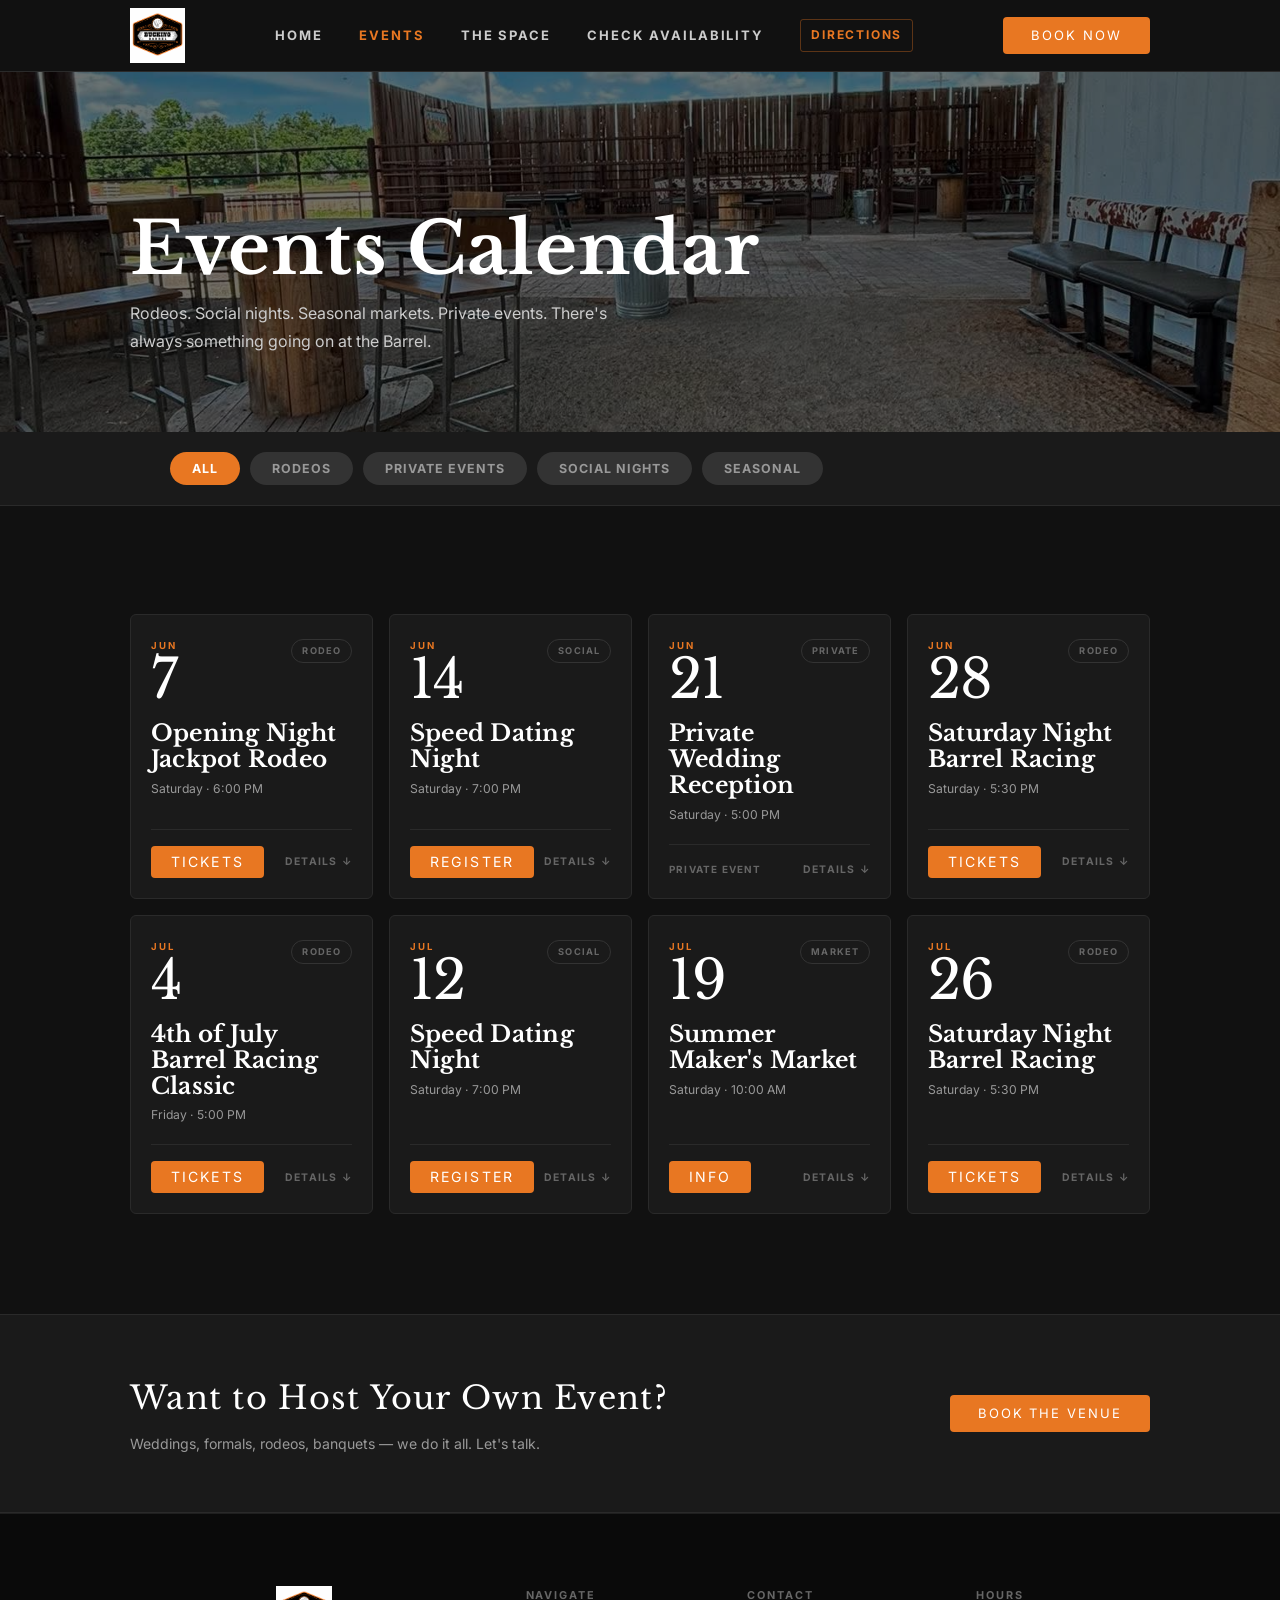
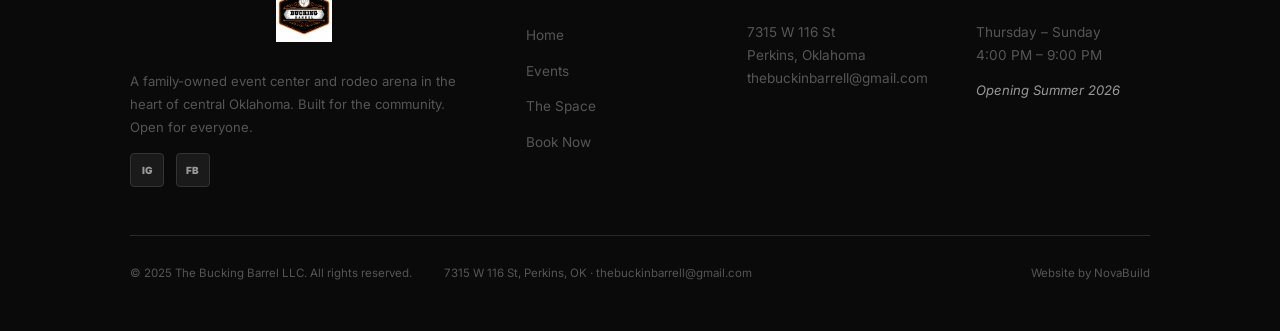
<file: events.html>
<!DOCTYPE html>
<html lang="en">
<head>
  <meta charset="UTF-8" />
  <meta name="viewport" content="width=device-width, initial-scale=1.0" />
  <title>Events — The Bucking Barrel | Perkins, OK</title>
  <meta name="description" content="See upcoming events at The Bucking Barrel — rodeos, jackpots, speed dating nights, seasonal markets, and more in Perkins, Oklahoma." />
  <link rel="preconnect" href="https://fonts.googleapis.com" />
  <link rel="preconnect" href="https://fonts.gstatic.com" crossorigin />
  <link href="https://fonts.googleapis.com/css2?family=Inter:ital,wght@0,300;0,400;0,500;0,700;1,400&family=Libre+Baskerville:ital,wght@0,400;0,700;1,400&family=Playfair+Display:ital,wght@0,400;0,600;1,400&display=swap" rel="stylesheet" />
  <link rel="stylesheet" href="css/styles.css" />
  <link rel="stylesheet" href="https://unpkg.com/aos@2.3.1/dist/aos.css" />
</head>
<body>

  <!-- ═══ NAVBAR ═══ -->
  <nav class="navbar" role="navigation" aria-label="Main navigation">
    <div class="nav-inner">
      <a href="index.html" class="nav-logo" aria-label="The Bucking Barrel Home">
        <img src="BuckingBarrelLogo.png" alt="The Bucking Barrel" />
      </a>
      <div class="nav-links">
        <a href="index.html">Home</a>
        <a href="events.html" class="active">Events</a>
        <a href="space.html">The Space</a>
        <a href="book.html">Check Availability</a>
        <a href="https://maps.google.com/?q=7315+W+116th+St+Perkins+OK" target="_blank" rel="noopener noreferrer" class="nav-map-link">Directions</a>
      </div>
      <a href="book.html" class="btn btn-orange nav-cta">Book Now</a>
      <button class="hamburger" aria-label="Open menu" aria-expanded="false">
        <span></span><span></span><span></span>
      </button>
    </div>
  </nav>
  <div class="mobile-nav">
    <a href="index.html">Home</a>
    <a href="events.html">Events</a>
    <a href="space.html">The Space</a>
    <a href="book.html">Check Availability</a>
    <a href="book.html" class="btn btn-orange">Book Now</a>
  </div>

  <!-- ═══ PAGE HERO ═══ -->
  <section class="page-hero-photo" style="background-image: url('Photos/venue-4.jpg');">
    <div class="container">
      <h1 data-aos="fade-up">Events Calendar</h1>
      <p data-aos="fade-up" data-aos-delay="120">Rodeos. Social nights. Seasonal markets. Private events. There's always something going on at the Barrel.</p>
    </div>
  </section>

  <!-- ═══ FILTER BAR ═══ -->
  <div class="filter-bar">
    <div class="container">
      <div class="filter-pills">
        <button class="filter-btn active" data-filter="all">All</button>
        <button class="filter-btn" data-filter="rodeo">Rodeos</button>
        <button class="filter-btn" data-filter="private">Private Events</button>
        <button class="filter-btn" data-filter="social">Social Nights</button>
        <button class="filter-btn" data-filter="seasonal">Seasonal</button>
      </div>
    </div>
  </div>

  <!-- ═══ EVENT CARDS ═══ -->
  <section class="section" style="padding-top:60px; padding-bottom:100px;">
    <div class="container">

      <div class="event-grid">

        <div class="event-card" data-category="rodeo" data-aos="fade-up" data-aos-delay="0">
          <div class="event-card-top">
            <div class="event-card-date">
              <span class="event-card-month">JUN</span>
              <span class="event-card-day">7</span>
            </div>
            <span class="event-card-cat">Rodeo</span>
          </div>
          <div class="event-card-mid">
            <h3 class="event-card-name">Opening Night Jackpot Rodeo</h3>
            <p class="event-card-time">Saturday &middot; 6:00 PM</p>
          </div>
          <div class="event-card-foot">
            <a href="book.html" class="btn btn-sm btn-orange">Tickets</a>
            <button class="event-card-toggle" aria-expanded="false">Details <span class="event-card-toggle-icon">&#8595;</span></button>
          </div>
          <div class="event-card-expand">
            <p>The first big night at the Barrel. Barrel racing, team roping, and more. Come early, stay late.</p>
          </div>
        </div>

        <div class="event-card" data-category="social" data-aos="fade-up" data-aos-delay="60">
          <div class="event-card-top">
            <div class="event-card-date">
              <span class="event-card-month">JUN</span>
              <span class="event-card-day">14</span>
            </div>
            <span class="event-card-cat">Social</span>
          </div>
          <div class="event-card-mid">
            <h3 class="event-card-name">Speed Dating Night</h3>
            <p class="event-card-time">Saturday &middot; 7:00 PM</p>
          </div>
          <div class="event-card-foot">
            <a href="book.html" class="btn btn-sm btn-orange">Register</a>
            <button class="event-card-toggle" aria-expanded="false">Details <span class="event-card-toggle-icon">&#8595;</span></button>
          </div>
          <div class="event-card-expand">
            <p>Our signature social event. Good drinks, good vibes, and who knows &mdash; maybe someone worth keeping around.</p>
          </div>
        </div>

        <div class="event-card" data-category="private" data-aos="fade-up" data-aos-delay="120">
          <div class="event-card-top">
            <div class="event-card-date">
              <span class="event-card-month">JUN</span>
              <span class="event-card-day">21</span>
            </div>
            <span class="event-card-cat">Private</span>
          </div>
          <div class="event-card-mid">
            <h3 class="event-card-name">Private Wedding Reception</h3>
            <p class="event-card-time">Saturday &middot; 5:00 PM</p>
          </div>
          <div class="event-card-foot">
            <span class="event-card-private-tag">Private Event</span>
            <button class="event-card-toggle" aria-expanded="false">Details <span class="event-card-toggle-icon">&#8595;</span></button>
          </div>
          <div class="event-card-expand">
            <p>Venue reserved for a private event. Want to book yours? We'd love to host.</p>
          </div>
        </div>

        <div class="event-card" data-category="rodeo" data-aos="fade-up" data-aos-delay="180">
          <div class="event-card-top">
            <div class="event-card-date">
              <span class="event-card-month">JUN</span>
              <span class="event-card-day">28</span>
            </div>
            <span class="event-card-cat">Rodeo</span>
          </div>
          <div class="event-card-mid">
            <h3 class="event-card-name">Saturday Night Barrel Racing</h3>
            <p class="event-card-time">Saturday &middot; 5:30 PM</p>
          </div>
          <div class="event-card-foot">
            <a href="book.html" class="btn btn-sm btn-orange">Tickets</a>
            <button class="event-card-toggle" aria-expanded="false">Details <span class="event-card-toggle-icon">&#8595;</span></button>
          </div>
          <div class="event-card-expand">
            <p>Weekly barrel racing open to all skill levels. Sign up at the gate or call ahead to reserve a spot.</p>
          </div>
        </div>

        <div class="event-card" data-category="rodeo" data-aos="fade-up" data-aos-delay="0">
          <div class="event-card-top">
            <div class="event-card-date">
              <span class="event-card-month">JUL</span>
              <span class="event-card-day">4</span>
            </div>
            <span class="event-card-cat">Rodeo</span>
          </div>
          <div class="event-card-mid">
            <h3 class="event-card-name">4th of July Barrel Racing Classic</h3>
            <p class="event-card-time">Friday &middot; 5:00 PM</p>
          </div>
          <div class="event-card-foot">
            <a href="book.html" class="btn btn-sm btn-orange">Tickets</a>
            <button class="event-card-toggle" aria-expanded="false">Details <span class="event-card-toggle-icon">&#8595;</span></button>
          </div>
          <div class="event-card-expand">
            <p>Celebrate Independence Day Barrel-style. Live music, food, fireworks, and fast times on the dirt.</p>
          </div>
        </div>

        <div class="event-card" data-category="social" data-aos="fade-up" data-aos-delay="60">
          <div class="event-card-top">
            <div class="event-card-date">
              <span class="event-card-month">JUL</span>
              <span class="event-card-day">12</span>
            </div>
            <span class="event-card-cat">Social</span>
          </div>
          <div class="event-card-mid">
            <h3 class="event-card-name">Speed Dating Night</h3>
            <p class="event-card-time">Saturday &middot; 7:00 PM</p>
          </div>
          <div class="event-card-foot">
            <a href="book.html" class="btn btn-sm btn-orange">Register</a>
            <button class="event-card-toggle" aria-expanded="false">Details <span class="event-card-toggle-icon">&#8595;</span></button>
          </div>
          <div class="event-card-expand">
            <p>Monthly speed dating returns. Full bar, great crowd, zero pressure.</p>
          </div>
        </div>

        <div class="event-card" data-category="seasonal" data-aos="fade-up" data-aos-delay="120">
          <div class="event-card-top">
            <div class="event-card-date">
              <span class="event-card-month">JUL</span>
              <span class="event-card-day">19</span>
            </div>
            <span class="event-card-cat">Market</span>
          </div>
          <div class="event-card-mid">
            <h3 class="event-card-name">Summer Maker's Market</h3>
            <p class="event-card-time">Saturday &middot; 10:00 AM</p>
          </div>
          <div class="event-card-foot">
            <a href="book.html" class="btn btn-sm btn-orange">Info</a>
            <button class="event-card-toggle" aria-expanded="false">Details <span class="event-card-toggle-icon">&#8595;</span></button>
          </div>
          <div class="event-card-expand">
            <p>Local vendors, handmade goods, food pop-ups, and live music. A summer Saturday done right.</p>
          </div>
        </div>

        <div class="event-card" data-category="rodeo" data-aos="fade-up" data-aos-delay="180">
          <div class="event-card-top">
            <div class="event-card-date">
              <span class="event-card-month">JUL</span>
              <span class="event-card-day">26</span>
            </div>
            <span class="event-card-cat">Rodeo</span>
          </div>
          <div class="event-card-mid">
            <h3 class="event-card-name">Saturday Night Barrel Racing</h3>
            <p class="event-card-time">Saturday &middot; 5:30 PM</p>
          </div>
          <div class="event-card-foot">
            <a href="book.html" class="btn btn-sm btn-orange">Tickets</a>
            <button class="event-card-toggle" aria-expanded="false">Details <span class="event-card-toggle-icon">&#8595;</span></button>
          </div>
          <div class="event-card-expand">
            <p>Weekly barrel racing. Open to all. Come ride.</p>
          </div>
        </div>

      </div>

      <!-- No-match message (hidden by default) -->
      <div class="events-empty" style="display:none;">
        <p>No events found for that category. <a href="book.html">Want to host one?</a></p>
      </div>

    </div>
  </section>

  <!-- ═══ CTA ═══ -->
  <section class="cta-bar">
    <div class="container">
      <div class="cta-bar-inner">
        <div>
          <div class="cta-bar-heading">Want to Host Your Own Event?</div>
          <div class="cta-bar-sub">Weddings, formals, rodeos, banquets &mdash; we do it all. Let's talk.</div>
        </div>
        <a href="book.html" class="btn btn-orange">Book The Venue</a>
      </div>
    </div>
  </section>

  <!-- ═══ FOOTER ═══ -->
  <footer class="footer">
    <div class="container">
      <div class="footer-grid">
        <div class="footer-brand">
          <img src="BuckingBarrelLogo.png" alt="The Bucking Barrel" class="footer-logo" />
          <p>A family-owned event center and rodeo arena in the heart of central Oklahoma. Built for the community. Open for everyone.</p>
          <div class="footer-social">
            <a href="https://instagram.com/thebuckinbarrell" target="_blank" rel="noopener noreferrer" class="social-link" aria-label="Instagram">IG</a>
            <a href="https://facebook.com" target="_blank" rel="noopener noreferrer" class="social-link" aria-label="Facebook">FB</a>
          </div>
        </div>
        <div class="footer-col">
          <h5>Navigate</h5>
          <ul>
            <li><a href="index.html">Home</a></li>
            <li><a href="events.html">Events</a></li>
            <li><a href="space.html">The Space</a></li>
            <li><a href="book.html">Book Now</a></li>
          </ul>
        </div>
        <div class="footer-col">
          <h5>Contact</h5>
          <address>
            <p>7315 W 116 St<br>Perkins, Oklahoma</p>
            <p><a href="mailto:thebuckinbarrell@gmail.com">thebuckinbarrell@gmail.com</a></p>
          </address>
        </div>
        <div class="footer-col">
          <h5>Hours</h5>
          <p>Thursday &ndash; Sunday<br>4:00 PM &ndash; 9:00 PM</p>
          <p style="color:var(--text-muted); font-size:0.82rem; font-style:italic; margin-top:12px;">Opening Summer 2026</p>
        </div>
      </div>
      <div class="footer-bottom">
        <span class="footer-btm-copy">&copy; 2025 The Bucking Barrel LLC. All rights reserved.</span>
        <span class="footer-btm-addr">7315 W 116 St, Perkins, OK &middot; <a href="mailto:thebuckinbarrell@gmail.com">thebuckinbarrell@gmail.com</a></span>
        <span class="footer-btm-credit">Website by <a href="https://novabuildweb.com" target="_blank" rel="noopener noreferrer">NovaBuild</a></span>
      </div>
    </div>
  </footer>

  <!-- ═══ STICKY MOBILE CTA BAR ═══ -->
  <div class="mobile-cta-bar" aria-label="Quick contact">
    <div class="mobile-cta-bar-inner">
      <a href="tel:+14053346654" class="mcta-btn mcta-call">Call</a>
      <a href="sms:+14053346654?body=Hi%2C%20I%27m%20interested%20in%20booking%20The%20Buckin%27%20Barrel%20for%20an%20event.%20Can%20you%20help%20me%20with%20availability%3F" class="mcta-btn mcta-text">Text Us</a>
    </div>
  </div>

  <script src="https://unpkg.com/aos@2.3.1/dist/aos.js"></script>
  <script src="js/main.js"></script>
  <script>
    AOS.init({ duration: 650, easing: 'ease-out-quart', once: true, offset: 80 });
  </script>
</body>
</html>
</file>
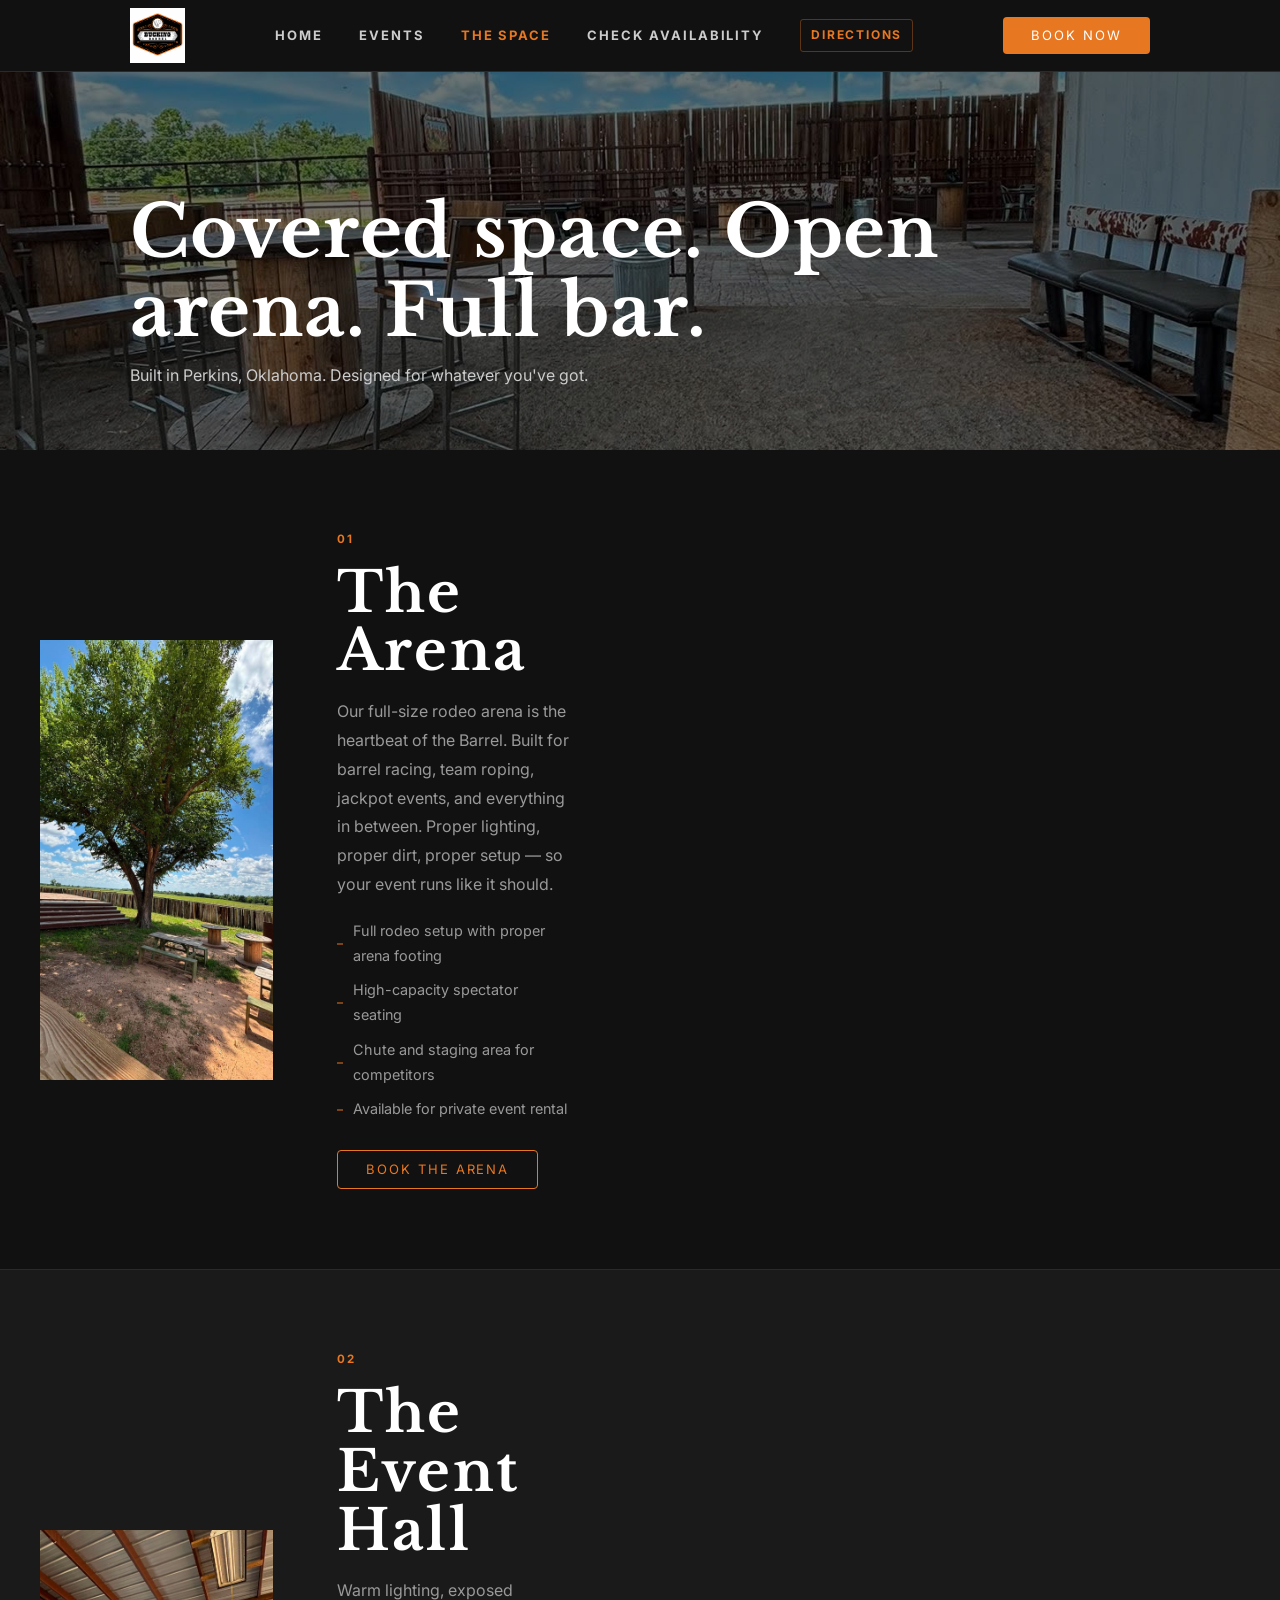
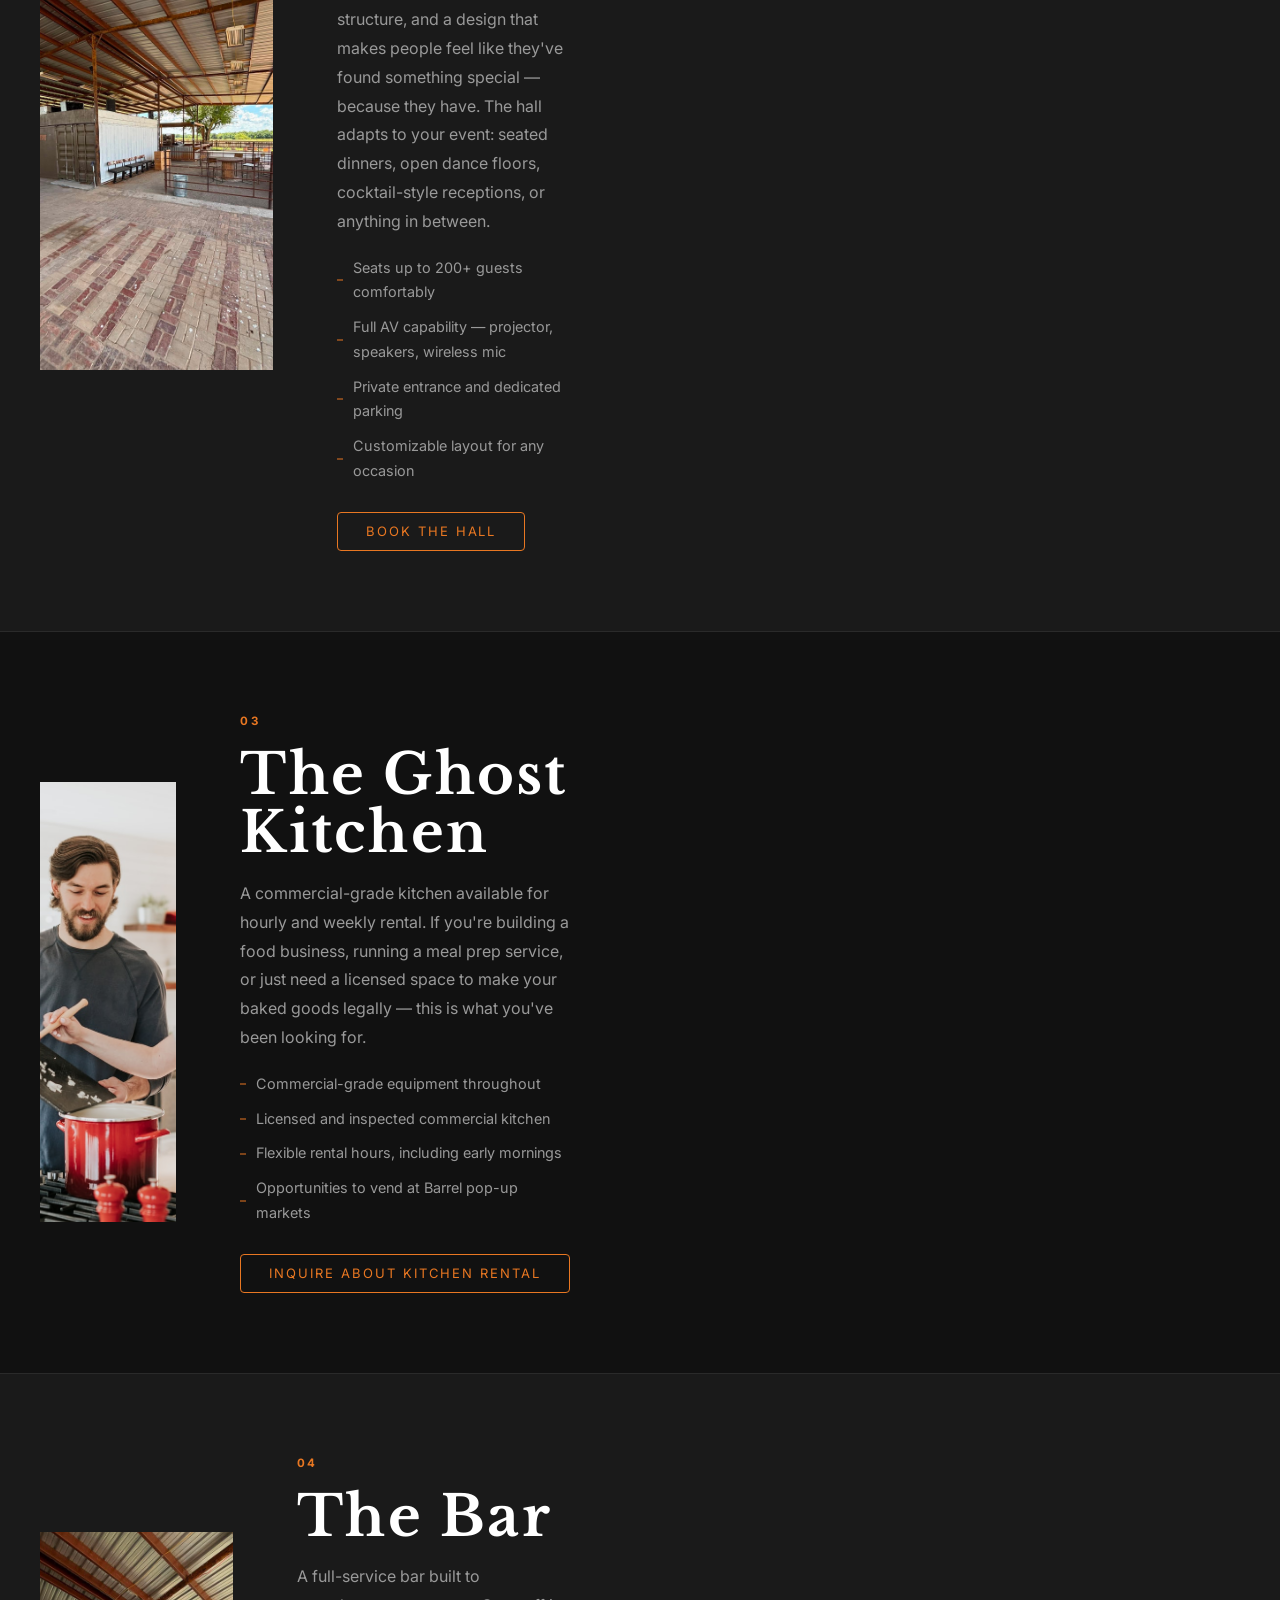
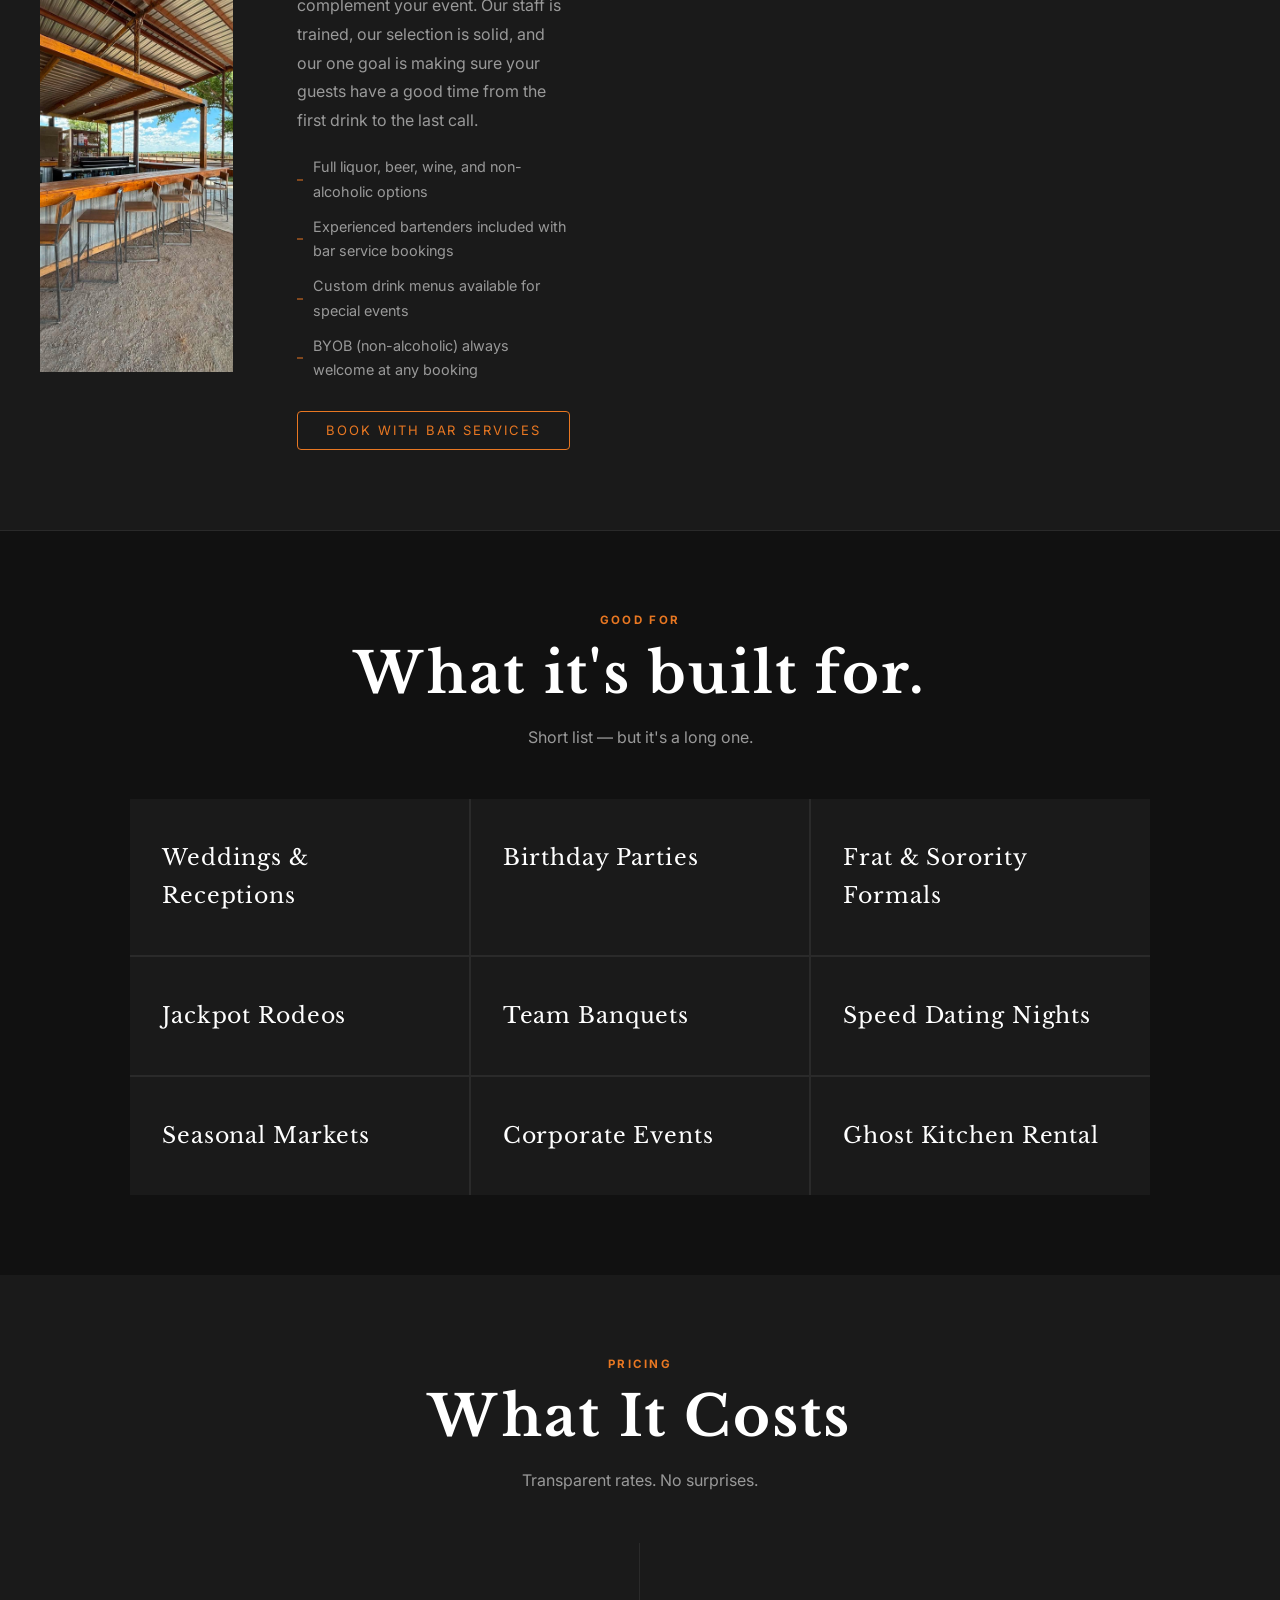
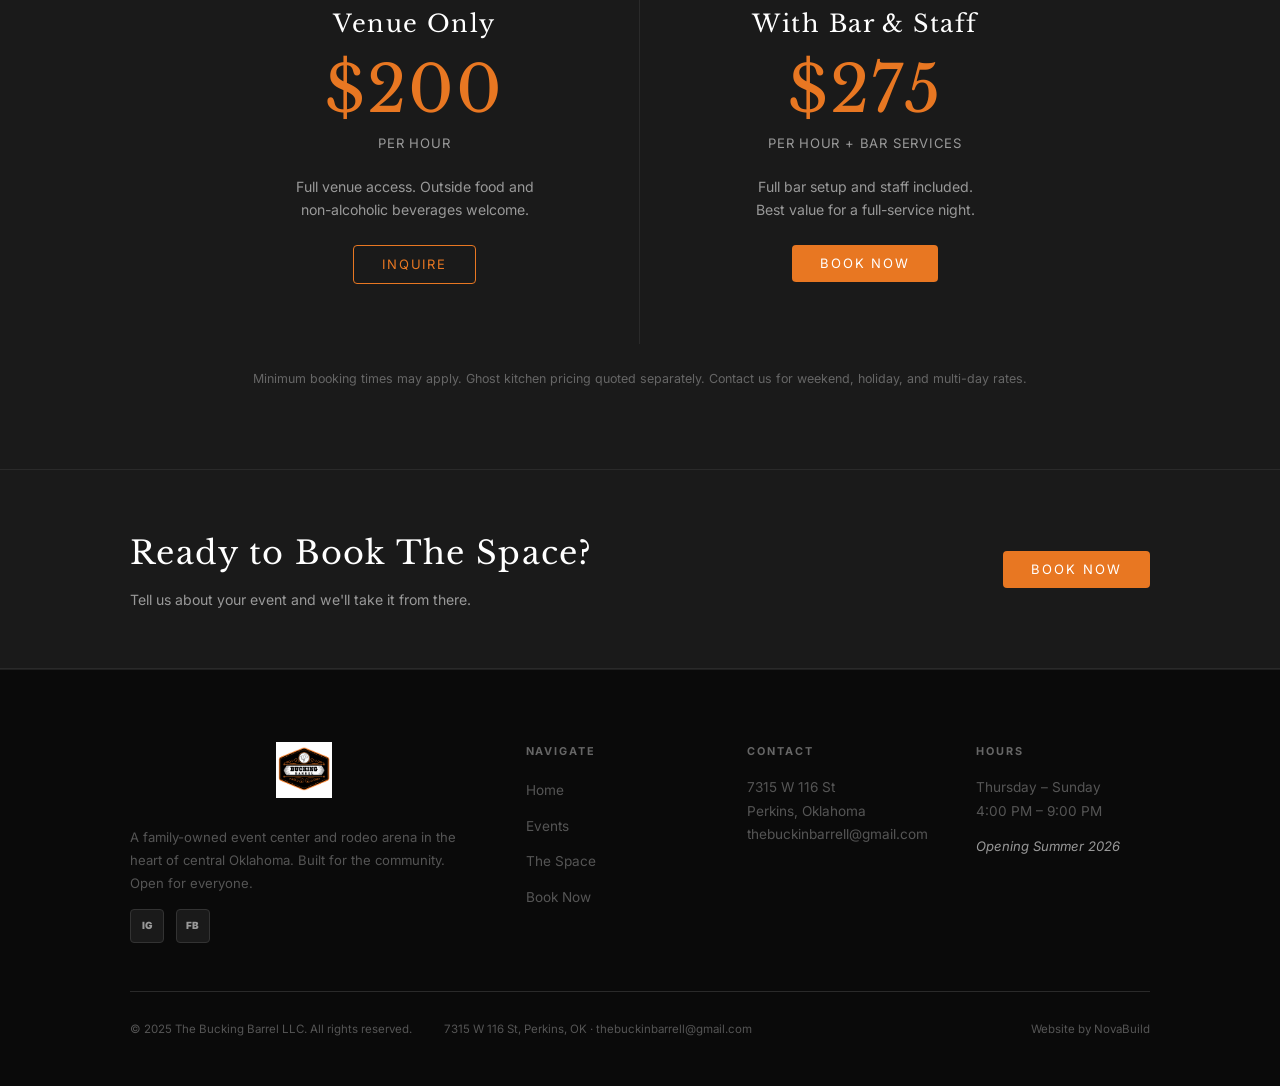
<file: space.html>
<!DOCTYPE html>
<html lang="en">
<head>
  <meta charset="UTF-8" />
  <meta name="viewport" content="width=device-width, initial-scale=1.0" />
  <title>The Space — The Bucking Barrel | Perkins, OK</title>
  <meta name="description" content="See The Bucking Barrel's event center, rodeo arena, ghost kitchen, and bar — flexible spaces for any occasion in Perkins, Oklahoma." />
  <link rel="preconnect" href="https://fonts.googleapis.com" />
  <link rel="preconnect" href="https://fonts.gstatic.com" crossorigin />
  <link href="https://fonts.googleapis.com/css2?family=Inter:ital,wght@0,300;0,400;0,500;0,700;1,400&family=Libre+Baskerville:ital,wght@0,400;0,700;1,400&family=Playfair+Display:ital,wght@0,400;0,600;1,400&display=swap" rel="stylesheet" />
  <link rel="stylesheet" href="css/styles.css" />
  <link rel="stylesheet" href="https://unpkg.com/aos@2.3.1/dist/aos.css" />
</head>
<body>

  <!-- ═══ NAVBAR ═══ -->
  <nav class="navbar" role="navigation" aria-label="Main navigation">
    <div class="nav-inner">
      <a href="index.html" class="nav-logo" aria-label="The Bucking Barrel Home">
        <img src="BuckingBarrelLogo.png" alt="The Bucking Barrel" />
      </a>
      <div class="nav-links">
        <a href="index.html">Home</a>
        <a href="events.html">Events</a>
        <a href="space.html" class="active">The Space</a>
        <a href="book.html">Check Availability</a>
        <a href="https://maps.google.com/?q=7315+W+116th+St+Perkins+OK" target="_blank" rel="noopener noreferrer" class="nav-map-link">Directions</a>
      </div>
      <a href="book.html" class="btn btn-orange nav-cta">Book Now</a>
      <button class="hamburger" aria-label="Open menu" aria-expanded="false">
        <span></span><span></span><span></span>
      </button>
    </div>
  </nav>
  <div class="mobile-nav">
    <a href="index.html">Home</a>
    <a href="events.html">Events</a>
    <a href="space.html">The Space</a>
    <a href="book.html">Check Availability</a>
    <a href="book.html" class="btn btn-orange">Book Now</a>
  </div>

  <!-- ═══ PAGE HERO ═══ -->
  <section class="page-hero-photo" style="background-image: url('Photos/venue-4.jpg');">
    <div class="container">
      <h1 data-aos="fade-up">Covered space. Open arena. Full bar.</h1>
      <p data-aos="fade-up" data-aos-delay="120">Built in Perkins, Oklahoma. Designed for whatever you've got.</p>
    </div>
  </section>

  <!-- ═══ SPACE 1: THE ARENA ═══ -->
  <section class="space-section">
    <div class="container">
      <div class="space-split">
        <div class="space-split-img fade-up">
          <img src="Photos/venue-9.jpg" alt="The Bucking Barrel arena and outdoor seating area" style="height:440px; width:100%; object-fit:cover; object-position:center; border-radius:4px; display:block;" />
        </div>
        <div class="space-split-text fade-up delay-2">
          <span class="section-label">01</span>
          <h2>The Arena</h2>
          <p>Our full-size rodeo arena is the heartbeat of the Barrel. Built for barrel racing, team roping, jackpot events, and everything in between. Proper lighting, proper dirt, proper setup &mdash; so your event runs like it should.</p>
          <ul class="space-feature-list">
            <li>Full rodeo setup with proper arena footing</li>
            <li>High-capacity spectator seating</li>
            <li>Chute and staging area for competitors</li>
            <li>Available for private event rental</li>
          </ul>
          <a href="book.html" class="btn btn-outline-orange" style="margin-top:28px; display:inline-block;">Book the Arena</a>
        </div>
      </div>
    </div>
  </section>

  <!-- ═══ SPACE 2: THE EVENT HALL ═══ -->
  <section class="space-section space-section-alt">
    <div class="container">
      <div class="space-split space-split-flip">
        <div class="space-split-text fade-up">
          <span class="section-label">02</span>
          <h2>The Event Hall</h2>
          <p>Warm lighting, exposed structure, and a design that makes people feel like they've found something special &mdash; because they have. The hall adapts to your event: seated dinners, open dance floors, cocktail-style receptions, or anything in between.</p>
          <ul class="space-feature-list">
            <li>Seats up to 200+ guests comfortably</li>
            <li>Full AV capability &mdash; projector, speakers, wireless mic</li>
            <li>Private entrance and dedicated parking</li>
            <li>Customizable layout for any occasion</li>
          </ul>
          <a href="book.html" class="btn btn-outline-orange" style="margin-top:28px; display:inline-block;">Book the Hall</a>
        </div>
        <div class="space-split-img fade-up delay-2">
          <img src="Photos/venue-6.jpg" alt="The Bucking Barrel event hall" style="height:440px; width:100%; object-fit:cover; object-position:center; border-radius:4px; display:block;" />
        </div>
      </div>
    </div>
  </section>

  <!-- ═══ SPACE 3: THE GHOST KITCHEN ═══ -->
  <section class="space-section">
    <div class="container">
      <div class="space-split">
        <div class="space-split-img fade-up">
          <img src="Photos/stock-1.jpg" alt="Commercial ghost kitchen" style="height:440px; width:100%; object-fit:cover; object-position:center; border-radius:4px; display:block;" />
        </div>
        <div class="space-split-text fade-up delay-2">
          <span class="section-label">03</span>
          <h2>The Ghost Kitchen</h2>
          <p>A commercial-grade kitchen available for hourly and weekly rental. If you're building a food business, running a meal prep service, or just need a licensed space to make your baked goods legally &mdash; this is what you've been looking for.</p>
          <ul class="space-feature-list">
            <li>Commercial-grade equipment throughout</li>
            <li>Licensed and inspected commercial kitchen</li>
            <li>Flexible rental hours, including early mornings</li>
            <li>Opportunities to vend at Barrel pop-up markets</li>
          </ul>
          <a href="book.html" class="btn btn-outline-orange" style="margin-top:28px; display:inline-block;">Inquire About Kitchen Rental</a>
        </div>
      </div>
    </div>
  </section>

  <!-- ═══ SPACE 4: THE BAR ═══ -->
  <section class="space-section space-section-alt">
    <div class="container">
      <div class="space-split space-split-flip">
        <div class="space-split-text fade-up">
          <span class="section-label">04</span>
          <h2>The Bar</h2>
          <p>A full-service bar built to complement your event. Our staff is trained, our selection is solid, and our one goal is making sure your guests have a good time from the first drink to the last call.</p>
          <ul class="space-feature-list">
            <li>Full liquor, beer, wine, and non-alcoholic options</li>
            <li>Experienced bartenders included with bar service bookings</li>
            <li>Custom drink menus available for special events</li>
            <li>BYOB (non-alcoholic) always welcome at any booking</li>
          </ul>
          <a href="book.html" class="btn btn-outline-orange" style="margin-top:28px; display:inline-block;">Book with Bar Services</a>
        </div>
        <div class="space-split-img fade-up delay-2">
          <img src="Photos/venue-7.jpg" alt="The Bucking Barrel bar" style="height:440px; width:100%; object-fit:cover; object-position:center; border-radius:4px; display:block;" />
        </div>
      </div>
    </div>
  </section>

  <!-- ═══ USE CASE TILES ═══ -->
  <section class="section" style="padding-top:80px; padding-bottom:80px;">
    <div class="container">
      <div class="section-heading centered fade-up">
        <span class="section-label">Good For</span>
        <h2>What it's built for.</h2>
        <p style="color:var(--text-muted);">Short list — but it's a long one.</p>
      </div>
      <div class="use-case-grid">
        <div class="use-case-tile fade-up delay-1"><span>Weddings &amp; Receptions</span></div>
        <div class="use-case-tile fade-up delay-2"><span>Birthday Parties</span></div>
        <div class="use-case-tile fade-up delay-3"><span>Frat &amp; Sorority Formals</span></div>
        <div class="use-case-tile fade-up delay-1"><span>Jackpot Rodeos</span></div>
        <div class="use-case-tile fade-up delay-2"><span>Team Banquets</span></div>
        <div class="use-case-tile fade-up delay-3"><span>Speed Dating Nights</span></div>
        <div class="use-case-tile fade-up delay-1"><span>Seasonal Markets</span></div>
        <div class="use-case-tile fade-up delay-2"><span>Corporate Events</span></div>
        <div class="use-case-tile fade-up delay-3"><span>Ghost Kitchen Rental</span></div>
      </div>
    </div>
  </section>

  <!-- ═══ PRICING TABLE ═══ -->
  <section class="section" style="background:var(--bg-alt); padding-top:80px; padding-bottom:80px;">
    <div class="container">
      <div class="section-heading centered fade-up">
        <span class="section-label">Pricing</span>
        <h2>What It Costs</h2>
        <p style="color:var(--text-muted);">Transparent rates. No surprises.</p>
      </div>
      <div class="pricing-grid fade-up delay-1">
        <div class="pricing-block">
          <div class="pricing-label">Venue Only</div>
          <div class="pricing-amount"><span>$</span>200</div>
          <div class="pricing-per">per hour</div>
          <p>Full venue access. Outside food and non-alcoholic beverages welcome.</p>
          <a href="book.html" class="btn btn-outline-orange" style="margin-top:24px; display:inline-block;">Inquire</a>
        </div>
        <div class="pricing-block">
          <div class="pricing-label">With Bar &amp; Staff</div>
          <div class="pricing-amount"><span>$</span>275</div>
          <div class="pricing-per">per hour + bar services</div>
          <p>Full bar setup and staff included. Best value for a full-service night.</p>
          <a href="book.html" class="btn btn-orange" style="margin-top:24px; display:inline-block;">Book Now</a>
        </div>
      </div>
      <p class="pricing-note fade-up delay-2">Minimum booking times may apply. Ghost kitchen pricing quoted separately. Contact us for weekend, holiday, and multi-day rates.</p>
    </div>
  </section>

  <!-- ═══ CTA ═══ -->
  <section class="cta-bar">
    <div class="container">
      <div class="cta-bar-inner" data-aos="fade-up">
        <div>
          <div class="cta-bar-heading">Ready to Book The Space?</div>
          <div class="cta-bar-sub">Tell us about your event and we'll take it from there.</div>
        </div>
        <a href="book.html" class="btn btn-orange">Book Now</a>
      </div>
    </div>
  </section>

  <!-- ═══ FOOTER ═══ -->
  <footer class="footer">
    <div class="container">
      <div class="footer-grid">
        <div class="footer-brand">
          <img src="BuckingBarrelLogo.png" alt="The Bucking Barrel" class="footer-logo" />
          <p>A family-owned event center and rodeo arena in the heart of central Oklahoma. Built for the community. Open for everyone.</p>
          <div class="footer-social">
            <a href="https://instagram.com/thebuckinbarrell" target="_blank" rel="noopener noreferrer" class="social-link" aria-label="Instagram">IG</a>
            <a href="https://facebook.com" target="_blank" rel="noopener noreferrer" class="social-link" aria-label="Facebook">FB</a>
          </div>
        </div>
        <div class="footer-col">
          <h5>Navigate</h5>
          <ul>
            <li><a href="index.html">Home</a></li>
            <li><a href="events.html">Events</a></li>
            <li><a href="space.html">The Space</a></li>
            <li><a href="book.html">Book Now</a></li>
          </ul>
        </div>
        <div class="footer-col">
          <h5>Contact</h5>
          <address>
            <p>7315 W 116 St<br>Perkins, Oklahoma</p>
            <p><a href="mailto:thebuckinbarrell@gmail.com">thebuckinbarrell@gmail.com</a></p>
          </address>
        </div>
        <div class="footer-col">
          <h5>Hours</h5>
          <p>Thursday &ndash; Sunday<br>4:00 PM &ndash; 9:00 PM</p>
          <p style="color:var(--text-muted); font-size:0.82rem; font-style:italic; margin-top:12px;">Opening Summer 2026</p>
        </div>
      </div>
      <div class="footer-bottom">
        <span class="footer-btm-copy">&copy; 2025 The Bucking Barrel LLC. All rights reserved.</span>
        <span class="footer-btm-addr">7315 W 116 St, Perkins, OK &middot; <a href="mailto:thebuckinbarrell@gmail.com">thebuckinbarrell@gmail.com</a></span>
        <span class="footer-btm-credit">Website by <a href="https://novabuildweb.com" target="_blank" rel="noopener noreferrer">NovaBuild</a></span>
      </div>
    </div>
  </footer>

  <script src="https://unpkg.com/aos@2.3.1/dist/aos.js"></script>
  <script src="js/main.js"></script>
  <script>
    AOS.init({ duration: 650, easing: 'ease-out-quart', once: true, offset: 80 });
  </script>
</body>
</html>
</file>
<file: css/styles.css>
/* ═══════════════════════════════════════════════════════
   THE BUCKING BARREL — Styles
   Inspired by cooksgarage.com design language
   ═══════════════════════════════════════════════════════ */
@import url('https://fonts.googleapis.com/css2?family=Inter:ital,wght@0,300;0,400;0,500;0,700;1,400&family=Libre+Baskerville:ital,wght@0,400;0,700;1,400&family=Playfair+Display:ital,wght@0,400;0,600;1,400&display=swap');

/* ── Variables ── */
:root {
  --bg:          #111111;
  --bg-alt:      #1a1a1a;
  --bg-foot:     #0a0a0a;
  --orange:      #E87722;
  --orange-dim:  #c4611a;
  --text:        #EEEEEE;
  --text-mid:    #CCCCCC;
  --text-muted:  #999999;
  --text-dim:    #666666;
  --border:      #2a2a2a;
  --border-mid:  #333333;
  --radius:      4px;
  --ease:        0.2s ease;
}

/* ── Reset ── */
*, *::before, *::after { box-sizing: border-box; margin: 0; padding: 0; }
html { scroll-behavior: smooth; }
body {
  font-family: 'Inter', sans-serif;
  background: var(--bg);
  color: var(--text);
  line-height: 1.72;
  -webkit-font-smoothing: antialiased;
  -moz-osx-font-smoothing: grayscale;
  margin: 0;
  padding-top: 72px;
  overflow-x: hidden;
}
img { max-width: 100%; display: block; }
a { text-decoration: none; color: inherit; }
ul { list-style: none; }

/* ── Container ── */
.container {
  width: 100%;
  max-width: 1100px;
  margin: 0 auto;
  padding: 0 40px;
  box-sizing: border-box;
}

/* ── Placeholder Images ── */
.img-ph {
  background: linear-gradient(135deg, #2a1a0a 0%, #1a1a1a 100%);
  border: 1px solid var(--border-mid);
  display: flex;
  align-items: center;
  justify-content: center;
  overflow: hidden;
}
.img-ph span {
  font-family: 'Inter', sans-serif;
  font-style: italic;
  font-size: 0.82rem;
  color: #555;
  letter-spacing: 0.06em;
}

/* ══════════════════════════════════
   BUTTONS
══════════════════════════════════ */
.btn {
  display: inline-block;
  font-family: 'Inter', sans-serif;
  font-size: 0.8125rem;
  letter-spacing: 0.15em;
  padding: 12px 28px;
  border-radius: var(--radius);
  transition: all 0.28s cubic-bezier(0.16,1,0.3,1);
  cursor: pointer;
  border: none;
  line-height: 1;
  white-space: nowrap;
  text-transform: uppercase;
}
.btn-orange {
  background: var(--orange);
  color: #FFFFFF;
}
.btn-orange:hover {
  background: #f08c3a;
  transform: scale(1.03);
}
.btn-outline-orange {
  background: transparent;
  color: var(--orange);
  border: 1.5px solid var(--orange);
}
.btn-outline-orange:hover {
  background: var(--orange);
  color: #FFFFFF;
  transform: scale(1.03);
}
.btn-ghost {
  background: transparent;
  color: var(--text-muted);
  border: 1px solid var(--border-mid);
}
.btn-ghost:hover {
  border-color: var(--orange);
  color: var(--orange);
  transform: scale(1.03);
}
.btn-sm { padding: 9px 20px; font-size: 0.88rem; }
.btn-lg { padding: 16px 40px; font-size: 1.15rem; }

/* ══════════════════════════════════
   NAVBAR
══════════════════════════════════ */
.navbar {
  position: fixed;
  top: 0; left: 0; right: 0;
  z-index: 900;
  background: var(--bg);
  border-bottom: 1px solid var(--border);
  height: 72px;
  transition: box-shadow var(--ease);
}
.navbar.scrolled {
  box-shadow: 0 2px 20px rgba(0,0,0,0.6);
}
.nav-inner {
  display: grid;
  grid-template-columns: auto 1fr auto;
  align-items: center;
  height: 100%;
  max-width: 1100px;
  margin: 0 auto;
  padding: 0 40px;
  gap: 24px;
}
.nav-logo img { height: 55px; width: auto; display: block; }
.nav-links {
  display: flex;
  align-items: center;
  justify-content: center;
  gap: 36px;
}
.nav-links a {
  font-family: 'Inter', sans-serif;
  font-size: 0.8125rem;
  font-weight: 700;
  letter-spacing: 0.15em;
  text-transform: uppercase;
  color: #CCCCCC;
  transition: color var(--ease);
}
.nav-links a:hover,
.nav-links a.active { color: var(--orange); }

.nav-right {
  display: flex;
  align-items: center;
  gap: 18px;
  justify-content: flex-end;
}
.nav-social {
  display: flex;
  align-items: center;
  gap: 12px;
}
.nav-social a {
  font-family: 'Inter', sans-serif;
  font-size: 0.68rem;
  font-weight: 900;
  letter-spacing: 0.06em;
  color: var(--text-muted);
  transition: color var(--ease);
}
.nav-social a:hover { color: var(--orange); }

.hamburger {
  display: none;
  flex-direction: column;
  gap: 5px;
  background: none;
  border: none;
  cursor: pointer;
  padding: 4px;
}
.hamburger span {
  display: block;
  width: 24px;
  height: 2px;
  background: var(--text-mid);
  border-radius: 1px;
  transition: all 0.25s ease;
}
.hamburger.open span:nth-child(1) { transform: translateY(7px) rotate(45deg); }
.hamburger.open span:nth-child(2) { opacity: 0; }
.hamburger.open span:nth-child(3) { transform: translateY(-7px) rotate(-45deg); }

.mobile-nav {
  display: none;
  position: fixed;
  top: 72px; left: 0; right: 0;
  background: var(--bg-alt);
  border-bottom: 1px solid var(--border);
  z-index: 899;
  flex-direction: column;
}
.mobile-nav.open { display: flex; }
.mobile-nav a {
  display: block;
  padding: 16px 40px;
  font-family: 'Inter', sans-serif;
  font-size: 0.82rem;
  font-weight: 700;
  letter-spacing: 1.5px;
  text-transform: uppercase;
  color: #CCCCCC;
  border-bottom: 1px solid var(--border);
  transition: color var(--ease), background var(--ease);
}
.mobile-nav a:hover { color: var(--orange); background: #222; }
.mobile-nav a:last-child { border-bottom: none; }
.mobile-nav .btn { margin: 16px 40px 20px; text-align: center; display: block; }

/* ══════════════════════════════════
   PAGE HEROES (inner pages)
══════════════════════════════════ */
.page-hero {
  width: 100%;
  background: var(--bg);
  border-bottom: 1px solid var(--border);
  padding: 100px 0 72px;
  text-align: center;
}
.page-hero .eyebrow {
  font-family: 'Inter', sans-serif;
  font-size: 0.72rem;
  font-weight: 700;
  letter-spacing: 0.2em;
  text-transform: uppercase;
  color: var(--orange);
  margin-bottom: 20px;
  display: block;
}
.page-hero h1 {
  font-family: 'Libre Baskerville', serif;
  font-size: clamp(52px, 9vw, 80px);
  color: #FFFFFF;
  letter-spacing: 0.03em;
  line-height: 1;
  margin-bottom: 16px;
}
.page-hero p {
  font-family: 'Inter', sans-serif;
  font-size: 1rem;
  color: var(--text-muted);
  letter-spacing: 0.05em;
  max-width: 480px;
  margin: 0 auto;
}

/* ══════════════════════════════════
   HERO CAROUSEL
══════════════════════════════════ */
.carousel {
  position: relative;
  width: 100vw;
  height: 100vh;
  overflow: hidden;
}
.carousel-slide {
  position: absolute;
  inset: 0;
  width: 100%;
  height: 100%;
  opacity: 0;
  transition: opacity 1.4s ease;
  z-index: 1;
}
.carousel-slide.active { opacity: 1; z-index: 2; }

.slide-bg { position: absolute; inset: 0; width: 100%; height: 100%; background-size: cover; background-position: center; }
.slide-bg-1 {
  background-image: url('../Photos/venue-7.jpg');
  background-size: cover;
  background-position: center;
}
.slide-bg-2 {
  background-image: url('../Photos/venue-9.jpg');
  background-size: cover;
  background-position: center top;
}
.slide-bg-3 {
  background-image: url('../Photos/venue-3.jpg');
  background-size: cover;
  background-position: center;
}

.carousel-overlay {
  position: absolute;
  inset: 0;
  background: rgba(0, 0, 0, 0.50);
  z-index: 1;
}
.carousel-content {
  position: absolute;
  inset: 0;
  z-index: 3;
  display: flex;
  flex-direction: column;
  align-items: center;
  justify-content: center;
  text-align: center;
  padding: 40px 40px 100px;
  gap: 0;
}
.carousel-logo {
  width: 220px;
  max-width: 55vw;
  height: auto;
  margin-bottom: 24px;
  filter: drop-shadow(0 2px 16px rgba(0,0,0,0.6));
}
.carousel-tagline {
  font-family: 'Libre Baskerville', serif;
  font-size: clamp(40px, 6vw, 76px);
  color: #FFFFFF;
  letter-spacing: 0.04em;
  line-height: 1.05;
  margin-bottom: 14px;
  max-width: 820px;
  text-shadow: 0 2px 12px rgba(0,0,0,0.5);
}
.carousel-subhead {
  font-family: 'Inter', sans-serif;
  font-size: 1rem;
  color: #AAAAAA;
  letter-spacing: 0.1em;
  text-transform: uppercase;
  margin-bottom: 36px;
}
.carousel-actions {
  display: flex;
  gap: 16px;
  flex-wrap: wrap;
  justify-content: center;
  align-items: center;
}

.carousel-dots {
  position: absolute;
  bottom: 32px;
  left: 50%;
  transform: translateX(-50%);
  z-index: 10;
  display: flex;
  gap: 10px;
  align-items: center;
}
.carousel-dot {
  width: 8px; height: 8px;
  border-radius: 50%;
  background: #444;
  border: none;
  cursor: pointer;
  padding: 0;
  transition: background 0.3s ease, transform 0.3s ease;
}
.carousel-dot.active { background: var(--orange); transform: scale(1.4); }

.carousel-arrow {
  position: absolute;
  top: 50%;
  transform: translateY(-50%);
  z-index: 10;
  background: transparent;
  border: none;
  color: #666;
  width: 52px; height: 52px;
  display: flex; align-items: center; justify-content: center;
  cursor: pointer;
  transition: color var(--ease);
}
.carousel-arrow:hover { color: var(--orange); }
.carousel-prev { left: 20px; }
.carousel-next { right: 20px; }
.carousel-arrow svg { width: 24px; height: 24px; stroke: currentColor; fill: none; stroke-width: 2; stroke-linecap: round; stroke-linejoin: round; }

/* ══════════════════════════════════
   SECTION WRAPPER PATTERN
══════════════════════════════════ */
.section { width: 100%; padding: 60px 0; box-sizing: border-box; }
.section-alt { background: var(--bg-alt); }
.section-dark { background: var(--bg); }

.section-eyebrow {
  font-family: 'Inter', sans-serif;
  font-size: 0.72rem;
  font-weight: 700;
  letter-spacing: 0.2em;
  text-transform: uppercase;
  color: var(--orange);
  display: block;
  margin-bottom: 14px;
}
.section-title {
  font-family: 'Libre Baskerville', serif;
  font-size: clamp(36px, 5vw, 52px);
  color: #FFFFFF;
  letter-spacing: 0.04em;
  line-height: 1;
  margin-bottom: 0;
}
.section-title-center { text-align: center; }
.section-title-orange { color: var(--orange); }

/* Left-border accent heading */
.heading-accent {
  border-left: 3px solid var(--orange);
  padding-left: 16px;
}

/* ══════════════════════════════════
   UPCOMING EVENTS (horizontal rows)
══════════════════════════════════ */
.events-list { width: 100%; }
.events-list .top-border { border-top: 1px solid var(--border); }

.event-row {
  display: flex;
  align-items: center;
  padding: 20px 0;
  border-bottom: 1px solid var(--border);
  transition: background var(--ease);
  cursor: pointer;
  gap: 0;
}
.event-row:hover { background: #1c1c1c; margin: 0 -24px; padding-left: 24px; padding-right: 24px; }

.event-date-block {
  width: 70px;
  flex-shrink: 0;
  text-align: center;
  margin-right: 36px;
}
.event-month {
  display: block;
  font-family: 'Libre Baskerville', serif;
  font-size: 14px;
  color: var(--orange);
  letter-spacing: 0.1em;
  line-height: 1.2;
}
.event-day {
  display: block;
  font-family: 'Libre Baskerville', serif;
  font-size: 52px;
  color: #FFFFFF;
  line-height: 1.0;
}
.event-name {
  font-family: 'Libre Baskerville', serif;
  font-size: 34px;
  color: #FFFFFF;
  flex: 1;
  letter-spacing: 0.03em;
  line-height: 1;
}
.event-time {
  font-family: 'Inter', sans-serif;
  font-size: 14px;
  color: var(--text-muted);
  margin: 0 36px;
  white-space: nowrap;
  flex-shrink: 0;
}
.event-tag-pill {
  display: inline-block;
  font-family: 'Inter', sans-serif;
  font-size: 0.68rem;
  font-weight: 700;
  letter-spacing: 0.1em;
  text-transform: uppercase;
  color: var(--orange);
  border: 1px solid var(--orange);
  padding: 3px 10px;
  border-radius: 100px;
  margin-right: 16px;
  flex-shrink: 0;
}

.events-view-all {
  display: block;
  text-align: center;
  margin-top: 40px;
  font-family: 'Libre Baskerville', serif;
  font-size: 1.1rem;
  color: var(--orange);
  letter-spacing: 0.1em;
  transition: all var(--ease);
}
.events-view-all:hover { text-decoration: underline; text-underline-offset: 4px; }

/* ── Filter bar ── */
.filter-bar {
  display: flex;
  gap: 10px;
  flex-wrap: wrap;
  margin-bottom: 48px;
  padding-bottom: 32px;
  border-bottom: 1px solid var(--border);
}
.filter-btn {
  font-family: 'Inter', sans-serif;
  font-size: 0.78rem;
  font-weight: 700;
  letter-spacing: 0.08em;
  text-transform: uppercase;
  background: var(--border-mid);
  color: var(--text-muted);
  border: none;
  padding: 9px 22px;
  border-radius: 100px;
  cursor: pointer;
  transition: all var(--ease);
}
.filter-btn:hover { color: var(--orange); }
.filter-btn.active { background: var(--orange); color: #FFFFFF; }

/* ══════════════════════════════════
   WHO WE ARE
══════════════════════════════════ */
.who-grid {
  display: grid;
  grid-template-columns: repeat(3, 1fr);
  gap: 0;
  max-width: 1100px;
  margin: 0 auto;
}
.who-col {
  padding: 48px 48px;
}
.who-col + .who-col {
  border-left: 1px solid var(--border);
}
.who-col-icon {
  width: 40px;
  height: 2px;
  background: var(--orange);
  margin-bottom: 24px;
}
.who-col h3 {
  font-family: 'Playfair Display', serif;
  font-size: 32px;
  color: #FFFFFF;
  letter-spacing: 0.04em;
  margin-bottom: 14px;
  line-height: 1;
}
.who-col p {
  font-family: 'Inter', sans-serif;
  font-size: 15px;
  color: var(--text-muted);
  line-height: 1.75;
}

/* ══════════════════════════════════
   PRICING
══════════════════════════════════ */
.pricing-grid {
  display: grid;
  grid-template-columns: 1fr 1fr;
  max-width: 900px;
  margin: 48px auto 0;
}
.pricing-block {
  text-align: center;
  padding: 60px 80px;
}
.pricing-block:first-child {
  border-right: 1px solid var(--border);
}
.pricing-amount {
  font-family: 'Libre Baskerville', serif;
  font-size: 64px;
  color: var(--orange);
  line-height: 1;
  letter-spacing: 0.03em;
  margin-bottom: 10px;
}
.pricing-label {
  font-family: 'Libre Baskerville', serif;
  font-size: 24px;
  color: #FFFFFF;
  letter-spacing: 0.06em;
  margin-bottom: 14px;
}
.pricing-desc {
  font-family: 'Inter', sans-serif;
  font-size: 14px;
  color: var(--text-muted);
  line-height: 1.65;
  max-width: 260px;
  margin: 0 auto;
}

/* ══════════════════════════════════
   INSTAGRAM STRIP
══════════════════════════════════ */
.insta-strip { width: 100%; background: var(--bg); padding: 80px 0; text-align: center; }
.insta-handle {
  font-family: 'Libre Baskerville', serif;
  font-size: 36px;
  color: var(--orange);
  letter-spacing: 0.06em;
  margin-bottom: 10px;
}
.insta-sub {
  font-family: 'Inter', sans-serif;
  font-size: 0.9rem;
  color: var(--text-muted);
  margin-bottom: 36px;
}
.insta-grid {
  display: grid;
  grid-template-columns: repeat(4, 1fr);
  gap: 12px;
  max-width: 900px;
  margin: 0 auto 36px;
}
.insta-grid .img-ph { height: 200px; }

/* ══════════════════════════════════
   ABOUT PAGE
══════════════════════════════════ */
.brand-story {
  font-family: 'Inter', sans-serif;
  font-size: 17px;
  color: #CCCCCC;
  line-height: 1.85;
  max-width: 700px;
  margin: 0 auto;
}
.brand-story p + p { margin-top: 20px; }

.coming-callout {
  border-left: 3px solid var(--orange);
  padding: 28px 36px;
  background: var(--bg-alt);
  margin: 48px auto;
  max-width: 700px;
}
.coming-callout h3 {
  font-family: 'Playfair Display', serif;
  font-size: 28px;
  color: #FFFFFF;
  letter-spacing: 0.04em;
  margin-bottom: 8px;
}
.coming-callout p {
  font-family: 'Inter', sans-serif;
  font-size: 14px;
  color: var(--text-muted);
  line-height: 1.65;
}

.photo-grid-2x3 {
  display: grid;
  grid-template-columns: repeat(3, 1fr);
  gap: 12px;
}
.photo-grid-2x3 .img-ph { height: 260px; }

/* ══════════════════════════════════
   BOOK PAGE FORMS
══════════════════════════════════ */
.form-section {
  max-width: 760px;
  margin: 0 auto 64px;
}
.form-section-title {
  font-family: 'Libre Baskerville', serif;
  font-size: 32px;
  color: var(--orange);
  letter-spacing: 0.06em;
  margin-bottom: 6px;
}
.form-section-sub {
  font-family: 'Inter', sans-serif;
  font-size: 0.88rem;
  color: var(--text-muted);
  margin-bottom: 28px;
  line-height: 1.6;
}
.form-divider {
  height: 1px;
  background: var(--border);
  margin: 56px 0;
}

.form-grid { display: grid; grid-template-columns: 1fr 1fr; gap: 18px; }
.form-group { display: flex; flex-direction: column; gap: 6px; }
.form-group.full { grid-column: 1 / -1; }
.form-group label {
  font-family: 'Inter', sans-serif;
  font-size: 0.72rem;
  font-weight: 700;
  letter-spacing: 0.12em;
  text-transform: uppercase;
  color: var(--text-muted);
}
.form-group input,
.form-group select,
.form-group textarea {
  width: 100%;
  padding: 12px 16px;
  background: var(--bg-alt);
  border: 1px solid var(--border-mid);
  border-radius: var(--radius);
  font-family: 'Inter', sans-serif;
  font-size: 0.92rem;
  color: var(--text);
  outline: none;
  transition: border-color var(--ease);
}
.form-group input::placeholder,
.form-group textarea::placeholder { color: #555; font-style: italic; }
.form-group input:focus,
.form-group select:focus,
.form-group textarea:focus { border-color: var(--orange); }
.form-group select {
  appearance: none;
  background-image: url("data:image/svg+xml,%3Csvg xmlns='http://www.w3.org/2000/svg' width='12' height='8' viewBox='0 0 12 8'%3E%3Cpath d='M1 1l5 5 5-5' stroke='%23E87722' fill='none' stroke-width='1.5' stroke-linecap='round'/%3E%3C/svg%3E");
  background-repeat: no-repeat;
  background-position: right 14px center;
  padding-right: 40px;
  cursor: pointer;
}
.form-group select option { background: var(--bg-alt); color: var(--text); }
.form-group textarea { resize: vertical; min-height: 120px; }
.form-submit { margin-top: 8px; }

/* ══════════════════════════════════
   SPACE PAGE
══════════════════════════════════ */
.space-section {
  display: grid;
  grid-template-columns: 1fr 1fr;
  gap: 60px;
  align-items: center;
  padding: 64px 0;
  border-bottom: 1px solid var(--border);
}
.space-section:last-of-type { border-bottom: none; }
.space-section.flip { direction: rtl; }
.space-section.flip > * { direction: ltr; }
.space-img { height: 360px; border-radius: var(--radius); overflow: hidden; }
.space-content .section-eyebrow { margin-bottom: 10px; }
.space-content h3 {
  font-family: 'Playfair Display', serif;
  font-size: 36px;
  color: #FFFFFF;
  letter-spacing: 0.04em;
  margin-bottom: 16px;
  line-height: 1;
}
.space-content p {
  font-family: 'Inter', sans-serif;
  font-size: 15px;
  color: var(--text-muted);
  line-height: 1.8;
  margin-bottom: 12px;
}
.space-content .btn { margin-top: 12px; }

.use-cases-grid {
  display: grid;
  grid-template-columns: repeat(3, 1fr);
  gap: 2px;
  background: var(--border);
}
.use-case-tile {
  background: var(--bg-alt);
  padding: 36px 28px;
  transition: background var(--ease);
  cursor: default;
}
.use-case-tile:hover { background: #222222; }
.use-case-tile h4 {
  font-family: 'Playfair Display', serif;
  font-size: 22px;
  color: #FFFFFF;
  letter-spacing: 0.04em;
  margin-bottom: 8px;
  transition: color var(--ease);
}
.use-case-tile:hover h4 { color: var(--orange); }
.use-case-tile p {
  font-family: 'Inter', sans-serif;
  font-size: 13px;
  color: var(--text-muted);
  line-height: 1.65;
}

/* Pricing table */
.pricing-table {
  width: 100%;
  border-collapse: collapse;
  margin-top: 36px;
}
.pricing-table th,
.pricing-table td {
  padding: 16px 20px;
  text-align: left;
  border-bottom: 1px solid var(--border);
  font-size: 0.9rem;
}
.pricing-table th {
  font-family: 'Inter', sans-serif;
  font-size: 0.68rem;
  font-weight: 700;
  letter-spacing: 0.14em;
  text-transform: uppercase;
  color: var(--orange);
  background: #161616;
}
.pricing-table td { color: var(--text-muted); }
.pricing-table td:first-child { color: var(--text); font-weight: 700; font-family: 'Libre Baskerville', serif; font-size: 1.05rem; letter-spacing: 0.04em; }
.pricing-table tr:hover td { background: #1c1c1c; }

/* ══════════════════════════════════
   FOOTER
══════════════════════════════════ */
.footer {
  background: var(--bg-foot);
  border-top: 1px solid #1f1f1f;
  padding: 72px 0 36px;
}
.footer-top {
  text-align: center;
  padding-bottom: 48px;
  border-bottom: 1px solid var(--border);
  margin-bottom: 48px;
}
.footer-logo {
  height: 56px;
  width: auto;
  margin: 0 auto 28px;
}
.footer-subscribe-label {
  font-family: 'Libre Baskerville', serif;
  font-size: 22px;
  color: #FFFFFF;
  letter-spacing: 0.1em;
  margin-bottom: 16px;
}
.footer-subscribe-form {
  display: flex;
  gap: 0;
  max-width: 400px;
  margin: 0 auto;
}
.footer-subscribe-form input {
  flex: 1;
  padding: 12px 18px;
  background: #1a1a1a;
  border: 1px solid var(--border-mid);
  border-right: none;
  border-radius: var(--radius) 0 0 var(--radius);
  font-family: 'Inter', sans-serif;
  font-size: 0.88rem;
  color: var(--text);
  outline: none;
}
.footer-subscribe-form input::placeholder { color: #555; }
.footer-subscribe-form input:focus { border-color: var(--orange); }
.footer-subscribe-form button {
  background: var(--orange);
  color: #FFFFFF;
  border: none;
  padding: 12px 22px;
  font-family: 'Libre Baskerville', serif;
  font-size: 1rem;
  letter-spacing: 0.08em;
  cursor: pointer;
  border-radius: 0 var(--radius) var(--radius) 0;
  transition: background var(--ease);
}
.footer-subscribe-form button:hover { background: #f08c3a; }

.footer-mid {
  display: grid;
  grid-template-columns: 1fr 1fr 1fr;
  gap: 48px;
  margin-bottom: 40px;
  max-width: 900px;
  margin-left: auto;
  margin-right: auto;
}
.footer-col h5 {
  font-family: 'Inter', sans-serif;
  font-size: 0.68rem;
  font-weight: 700;
  letter-spacing: 0.18em;
  text-transform: uppercase;
  color: var(--text-dim);
  margin-bottom: 16px;
}
.footer-col li + li { margin-top: 8px; }
.footer-col a,
.footer-col address p {
  font-family: 'Inter', sans-serif;
  font-size: 0.85rem;
  color: #555;
  transition: color var(--ease);
  font-style: normal;
}
.footer-col a:hover { color: var(--orange); }
.footer-col address p { color: #555; line-height: 1.7; }

.footer-social {
  display: flex;
  gap: 12px;
  margin-top: 14px;
}
.social-link {
  display: inline-flex;
  align-items: center;
  justify-content: center;
  width: 34px; height: 34px;
  background: #1a1a1a;
  border: 1px solid var(--border-mid);
  border-radius: var(--radius);
  font-family: 'Inter', sans-serif;
  font-size: 0.62rem;
  font-weight: 900;
  color: var(--text-muted);
  transition: all var(--ease);
  letter-spacing: 0.04em;
}
.social-link:hover { border-color: var(--orange); color: var(--orange); }

.footer-bottom {
  padding: 28px 0 12px;
  border-top: 1px solid var(--border);
  display: flex;
  align-items: center;
  justify-content: space-between;
  flex-wrap: wrap;
  gap: 10px 32px;
}
.footer-bottom span {
  font-family: 'Inter', sans-serif;
  font-size: 0.72rem;
  color: #555;
  line-height: 1.6;
}
.footer-bottom a {
  color: #555;
  transition: color 0.2s ease;
}
.footer-bottom a:hover { color: var(--orange); }

.footer-btm-credit { margin-left: auto; }

@media (max-width: 768px) {
  .footer-bottom { flex-direction: column; align-items: flex-start; gap: 8px; }
  .footer-btm-credit { margin-left: 0; }
}

/* ══════════════════════════════════
   SHARED UTILITIES
══════════════════════════════════ */
.text-orange { color: var(--orange); }
.text-muted  { color: var(--text-muted); }
.text-center { text-align: center; }

/* Fade-up animation */
.fade-up { opacity: 0; transform: translateY(28px); transition: opacity 0.65s cubic-bezier(0.16,1,0.3,1), transform 0.65s cubic-bezier(0.16,1,0.3,1); }
.fade-up.visible { opacity: 1; transform: translateY(0); }
.fade-up img { transform: scale(1.0); transition: transform 0.7s cubic-bezier(0.16,1,0.3,1) 0.08s; }
.fade-up.visible img { transform: scale(1.03); }
.delay-1 { transition-delay: 0.12s; }
.delay-2 { transition-delay: 0.24s; }
.delay-3 { transition-delay: 0.38s; }

/* ══════════════════════════════════
   PHOTO PAGE HEROES
══════════════════════════════════ */
.page-hero-photo {
  position: relative;
  width: 100%;
  min-height: 360px;
  display: flex;
  align-items: center;
  background-size: cover;
  background-position: center;
  overflow: hidden;
  padding: 120px 0 60px;
}
.page-hero-photo::before {
  content: '';
  position: absolute;
  inset: 0;
  background: rgba(0,0,0,0.55);
  z-index: 1;
}
.page-hero-photo .container {
  position: relative;
  z-index: 2;
}
.page-hero-photo h1 {
  font-family: 'Libre Baskerville', serif;
  font-size: clamp(48px, 8vw, 72px);
  color: #FFFFFF;
  line-height: 1.1;
  margin-bottom: 12px;
  letter-spacing: 0.01em;
}
.page-hero-photo p {
  font-family: 'Inter', sans-serif;
  font-size: 1rem;
  color: #CCCCCC;
  max-width: 480px;
}

/* ══════════════════════════════════
   ABOUT PAGE — PHOTO SECTIONS
══════════════════════════════════ */
.about-photo-split {
  display: grid;
  grid-template-columns: 1fr 1fr;
  min-height: 440px;
}
.about-photo-split.flip { direction: rtl; }
.about-photo-split.flip > * { direction: ltr; }
.about-split-photo {
  overflow: hidden;
}
.about-split-photo img {
  width: 100%;
  height: 100%;
  object-fit: cover;
  display: block;
}
.about-split-content {
  background: var(--bg-alt);
  display: flex;
  flex-direction: column;
  justify-content: center;
  padding: 60px 56px;
}
.about-split-content h2 {
  font-family: 'Libre Baskerville', serif;
  font-size: 44px;
  color: var(--orange);
  margin-bottom: 16px;
  line-height: 1.1;
  letter-spacing: 0.01em;
}
.about-split-content p {
  font-family: 'Inter', sans-serif;
  font-size: 1rem;
  color: var(--text-muted);
  line-height: 1.8;
}
.about-full-photo {
  width: 100%;
  height: 400px;
  overflow: hidden;
}
.about-full-photo img {
  width: 100%;
  height: 100%;
  object-fit: cover;
  display: block;
}
.coming-soon-strip {
  background: var(--bg-alt);
  border-top: 1px solid var(--border);
  border-bottom: 1px solid var(--border);
  padding: 40px 0;
  text-align: center;
}
.coming-soon-strip h2 {
  font-family: 'Libre Baskerville', serif;
  font-size: 40px;
  color: var(--orange);
  letter-spacing: 0.01em;
}
@media (max-width: 768px) {
  .about-photo-split { grid-template-columns: 1fr; direction: ltr !important; }
  .about-photo-split.flip { direction: ltr; }
  .about-split-photo { min-height: 260px; }
  .about-split-content { padding: 40px 28px; }
  .about-full-photo { height: 260px; }
  .page-hero-photo { min-height: 280px; padding: 100px 0 48px; }
}

/* ══════════════════════════════════
   RESPONSIVE
══════════════════════════════════ */
@media (max-width: 960px) {
  .space-section { grid-template-columns: 1fr; gap: 36px; }
  .space-section.flip { direction: ltr; }
  .space-img { height: 260px; }
  .who-grid { grid-template-columns: 1fr; }
  .who-col + .who-col { border-left: none; border-top: 1px solid var(--border); }
  .who-col { padding: 36px 0; }
  .pricing-grid { grid-template-columns: 1fr; }
  .pricing-block:first-child { border-right: none; border-bottom: 1px solid var(--border); }
  .pricing-block { padding: 48px 40px; }
  .footer-mid { grid-template-columns: 1fr 1fr; gap: 36px; }
  .insta-grid { grid-template-columns: repeat(2, 1fr); }
}

@media (max-width: 768px) {
  .nav-links { display: none; }
  .nav-social { display: none; }
  .nav-inner { grid-template-columns: auto 1fr auto; }
  .hamburger { display: flex; }
  .nav-right .nav-social { display: none; }

  .event-row { flex-wrap: wrap; gap: 8px; padding: 20px 0; }
  .event-time { margin: 0 0 0 106px; width: 100%; order: 3; }
  .event-row .btn { margin-left: auto; order: 4; }
  .event-name { font-size: 22px; }

  .photo-grid-2x3 { grid-template-columns: 1fr 1fr; }
  .use-cases-grid { grid-template-columns: 1fr 1fr; }
  .form-grid { grid-template-columns: 1fr; }
  .form-group.full { grid-column: 1; }
  .footer-mid { grid-template-columns: 1fr; }
  .footer-subscribe-form { flex-direction: column; }
  .footer-subscribe-form input { border-right: 1px solid var(--border-mid); border-radius: var(--radius) var(--radius) 0 0; border-bottom: none; }
  .footer-subscribe-form button { border-radius: 0 0 var(--radius) var(--radius); }
}

@media (max-width: 520px) {
  .container { padding: 0 24px; }
  .section { padding: 56px 0; }
  .page-hero { padding: 80px 0 56px; }
  .carousel-tagline { font-size: 28px; }
  .carousel-logo { width: 160px; }
  .carousel-actions { flex-direction: column; gap: 12px; }
  .photo-grid-2x3 { grid-template-columns: 1fr; }
  .use-cases-grid { grid-template-columns: 1fr; }
  .insta-grid { grid-template-columns: repeat(2, 1fr); }
  .filter-bar { gap: 8px; }
  .pricing-block { padding: 40px 24px; }
  .footer-bottom { flex-direction: column; align-items: flex-start; }
}

/* ══════════════════════════════════
   MISSING / SUPPLEMENT STYLES
══════════════════════════════════ */

/* Generic h2 */
h2 {
  font-family: 'Libre Baskerville', serif;
  font-size: clamp(36px, 5vw, 56px);
  color: #FFFFFF;
  letter-spacing: 0.04em;
  line-height: 1.05;
  margin-bottom: 20px;
}

/* section-label (alias for section-eyebrow) */
.section-label {
  font-family: 'Inter', sans-serif;
  font-size: 0.72rem;
  font-weight: 700;
  letter-spacing: 0.2em;
  text-transform: uppercase;
  color: var(--orange);
  display: block;
  margin-bottom: 14px;
}

/* section-heading centered */
.section-heading { margin-bottom: 48px; }
.section-heading.centered { text-align: center; }
.section-heading p { color: var(--text-muted); margin-top: 12px; }

/* page-hero background layer */
.page-hero { position: relative; overflow: hidden; }
.page-hero-bg {
  position: absolute;
  inset: 0;
  z-index: 0;
}
.page-hero .container { position: relative; z-index: 1; }
.page-hero-content { max-width: 680px; }
.page-hero-content p { color: var(--text-muted); font-size: 1rem; margin-top: 12px; max-width: 480px; }

/* nav-cta position fix */
.nav-cta { justify-self: end; }

/* section-header (events heading with link) */
.section-header {
  display: flex;
  align-items: flex-end;
  justify-content: space-between;
  margin-bottom: 40px;
  padding-bottom: 28px;
  border-bottom: 1px solid var(--border);
}
.section-header h2 { margin-bottom: 0; }
.section-header-link {
  font-family: 'Inter', sans-serif;
  font-size: 0.78rem;
  font-weight: 700;
  letter-spacing: 0.12em;
  text-transform: uppercase;
  color: var(--orange);
  white-space: nowrap;
  padding-bottom: 4px;
  transition: opacity var(--ease);
}
.section-header-link:hover { opacity: 0.75; }

/* event-list wraps event rows */
.event-list { border-top: 1px solid var(--border); }
.event-info { flex: 1; }
.event-desc { font-family: 'Inter', sans-serif; font-size: 0.82rem; color: var(--text-muted); margin-top: 4px; line-height: 1.5; }
.event-tag {
  font-family: 'Inter', sans-serif;
  font-size: 0.68rem;
  font-weight: 700;
  letter-spacing: 0.1em;
  text-transform: uppercase;
  color: var(--text-dim);
  border: 1px solid var(--border-mid);
  padding: 4px 12px;
  border-radius: 100px;
  flex-shrink: 0;
}

/* events page month groupings */
.events-month-group { margin-bottom: 56px; }
.events-month-label {
  font-family: 'Libre Baskerville', serif;
  font-size: 13px;
  color: var(--text-dim);
  letter-spacing: 0.2em;
  text-transform: uppercase;
  padding: 20px 0 12px;
  border-top: 1px solid var(--border);
  margin-bottom: 0;
}
.events-empty {
  text-align: center;
  padding: 60px 0;
  color: var(--text-muted);
  font-size: 0.9rem;
}
.events-empty a { color: var(--orange); }

/* filter bar full-width wrapper */
.filter-bar {
  background: var(--bg-alt);
  border-bottom: 1px solid var(--border);
  padding: 20px 0;
}
.filter-pills {
  display: flex;
  gap: 10px;
  flex-wrap: wrap;
  max-width: 1100px;
  margin: 0 auto;
  padding: 0 40px;
}

/* ══════════════════════════════════
   WHO WE ARE — CINEMATIC
══════════════════════════════════ */
.who-section {
  position: relative;
  height: 280px;
  display: flex;
  align-items: center;
  justify-content: center;
  text-align: center;
  overflow: hidden;
  background-image: url('../Photos/venue-1.jpg');
  background-size: cover;
  background-position: center;
}
.who-section::before {
  content: '';
  position: absolute;
  inset: 0;
  background: rgba(0,0,0,0.60);
  z-index: 1;
}
.who-cinematic {
  position: relative;
  z-index: 2;
  padding: 0 24px;
}
.who-cinematic h2 {
  font-family: 'Libre Baskerville', serif;
  font-size: clamp(40px, 6vw, 68px);
  color: #FFFFFF;
  letter-spacing: 0.02em;
  line-height: 1.1;
  margin-bottom: 14px;
}
.who-cinematic p {
  font-family: 'Inter', sans-serif;
  font-size: 1rem;
  color: #CCCCCC;
  margin-bottom: 24px;
  max-width: 600px;
  margin-left: auto;
  margin-right: auto;
}

/* pricing per / note */
.pricing-per {
  font-family: 'Inter', sans-serif;
  font-size: 0.82rem;
  color: var(--text-muted);
  letter-spacing: 0.06em;
  text-transform: uppercase;
  margin-bottom: 20px;
}
.pricing-block p {
  font-family: 'Inter', sans-serif;
  font-size: 0.88rem;
  color: var(--text-muted);
  line-height: 1.65;
  max-width: 240px;
  margin: 0 auto;
}
.pricing-note {
  text-align: center;
  font-family: 'Inter', sans-serif;
  font-size: 0.78rem;
  color: var(--text-dim);
  margin-top: 24px;
}

/* instagram strip header */
.insta-strip { background: var(--bg-alt); border-top: 1px solid var(--border); border-bottom: 1px solid var(--border); }
.insta-header {
  display: flex;
  align-items: center;
  justify-content: space-between;
  margin-bottom: 28px;
}
.insta-header .section-label { margin-bottom: 0; }
.insta-handle {
  font-family: 'Inter', sans-serif;
  font-size: 0.82rem;
  font-weight: 700;
  letter-spacing: 0.1em;
  text-transform: uppercase;
  color: var(--orange);
  transition: opacity var(--ease);
}
.insta-handle:hover { opacity: 0.75; }
.insta-ph { height: 180px; }
.insta-item {
  display: block;
  overflow: hidden;
  border-radius: var(--radius);
  aspect-ratio: 1 / 1;
  background: var(--bg-alt);
}
.insta-item img {
  width: 100%;
  height: 100%;
  object-fit: cover;
  display: block;
  transition: transform 0.4s ease;
}
.insta-item:hover img { transform: scale(1.05); }

/* cta-bar */
.cta-bar {
  background: var(--bg-alt);
  border-top: 1px solid var(--border);
  border-bottom: 1px solid var(--border);
  padding: 56px 0;
}
.cta-bar-inner {
  display: flex;
  align-items: center;
  justify-content: space-between;
  gap: 32px;
  flex-wrap: wrap;
}
.cta-bar-heading {
  font-family: 'Libre Baskerville', serif;
  font-size: 32px;
  color: #FFFFFF;
  letter-spacing: 0.04em;
  margin-bottom: 6px;
}
.cta-bar-sub {
  font-family: 'Inter', sans-serif;
  font-size: 0.88rem;
  color: var(--text-muted);
}

/* about page */
.about-photo-grid {
  display: grid;
  grid-template-columns: repeat(3, 1fr);
  gap: 3px;
}
.about-ph { height: 280px; }
.about-split {
  display: grid;
  grid-template-columns: 1fr 1fr;
  gap: 60px;
  align-items: center;
}
.about-split-text p {
  color: var(--text-muted);
  font-size: 0.95rem;
  line-height: 1.8;
  margin-bottom: 16px;
}
.about-split-text h2 { margin-bottom: 20px; }
.coming-soon-callout {
  border-left: 3px solid var(--orange);
  padding: 36px 40px;
  background: var(--bg-alt);
}
.coming-soon-callout h2 { margin-bottom: 12px; }
.coming-soon-callout p { color: var(--text-muted); line-height: 1.8; }
.bar-callout {
  background: var(--bg-alt);
  border: 1px solid var(--border-mid);
  border-left: 3px solid var(--orange);
  padding: 28px 32px;
}
.bar-callout h4 {
  font-family: 'Playfair Display', serif;
  font-size: 22px;
  color: #FFFFFF;
  letter-spacing: 0.04em;
  margin-bottom: 10px;
}
.bar-callout p { color: var(--text-muted); font-size: 0.88rem; line-height: 1.75; }

/* book page forms */
.form-section-heading { margin-bottom: 36px; }
.form-section-heading h2 { margin-bottom: 10px; }
.form-section-heading p { color: var(--text-muted); font-size: 0.95rem; line-height: 1.7; }
.form-wrap {
  background: var(--bg-alt);
  border: 1px solid var(--border);
  border-radius: var(--radius);
  padding: 40px 40px 48px;
}
.form-wrap-title {
  font-family: 'Libre Baskerville', serif;
  font-size: 28px;
  color: var(--orange);
  letter-spacing: 0.06em;
  margin-bottom: 4px;
}
.form-wrap-sub {
  font-family: 'Inter', sans-serif;
  font-size: 0.85rem;
  color: var(--text-muted);
  margin-bottom: 28px;
}

/* space page */
.space-section {
  padding: 80px 0;
  border-bottom: 1px solid var(--border);
}
.space-section-alt { background: var(--bg-alt); }
.space-split {
  display: grid;
  grid-template-columns: 1fr 1fr;
  gap: 64px;
  align-items: center;
}
.space-split-flip { direction: rtl; }
.space-split-flip > * { direction: ltr; }
.space-split-text h2 { margin-bottom: 16px; }
.space-split-text p { color: var(--text-muted); line-height: 1.8; margin-bottom: 12px; }
.space-feature-list { margin-top: 20px; display: flex; flex-direction: column; gap: 10px; }
.space-feature-list li {
  font-family: 'Inter', sans-serif;
  font-size: 0.9rem;
  color: var(--text-muted);
  padding-left: 16px;
  position: relative;
}
.space-feature-list li::before {
  content: '';
  position: absolute;
  left: 0;
  top: 50%;
  transform: translateY(-50%);
  width: 6px;
  height: 1px;
  background: var(--orange);
}

/* use-case-grid (alias) */
.use-case-grid {
  display: grid;
  grid-template-columns: repeat(3, 1fr);
  gap: 2px;
  background: var(--border);
  margin-top: 48px;
}
.use-case-tile {
  background: var(--bg-alt);
  padding: 40px 32px;
  transition: background var(--ease);
}
.use-case-tile:hover { background: #222; }
.use-case-tile span {
  font-family: 'Libre Baskerville', serif;
  font-size: 22px;
  color: #FFFFFF;
  letter-spacing: 0.04em;
  transition: color var(--ease);
  display: block;
}
.use-case-tile:hover span { color: var(--orange); }

/* footer-grid / footer-brand */
.footer-grid {
  display: grid;
  grid-template-columns: 2fr 1fr 1fr 1fr;
  gap: 48px;
  margin-bottom: 48px;
}
.footer-brand p {
  font-family: 'Inter', sans-serif;
  font-size: 0.82rem;
  color: #555;
  line-height: 1.75;
  margin-top: 16px;
  margin-bottom: 4px;
}
.footer-col p {
  font-family: 'Inter', sans-serif;
  font-size: 0.85rem;
  color: #555;
  line-height: 1.7;
}

/* carousel prev/next (HTML uses .carousel-prev/.carousel-next, CSS had .carousel-arrow) */
.carousel-prev,
.carousel-next {
  position: absolute;
  top: 50%;
  transform: translateY(-50%);
  z-index: 10;
  background: transparent;
  border: none;
  color: #555;
  font-size: 22px;
  width: 52px; height: 52px;
  display: flex; align-items: center; justify-content: center;
  cursor: pointer;
  transition: color var(--ease);
}
.carousel-prev:hover, .carousel-next:hover { color: var(--orange); }
.carousel-prev { left: 20px; }
.carousel-next { right: 20px; }

/* responsive supplements */
@media (max-width: 960px) {
  .about-split { grid-template-columns: 1fr; gap: 36px; }
  .space-split { grid-template-columns: 1fr; gap: 36px; }
  .space-split-flip { direction: ltr; }
  .about-photo-grid { grid-template-columns: 1fr 1fr; }
  .cta-bar-inner { flex-direction: column; align-items: flex-start; }
  .footer-grid { grid-template-columns: 1fr 1fr; gap: 36px; }
  .section-header { flex-direction: column; align-items: flex-start; gap: 12px; }
  .use-case-grid { grid-template-columns: 1fr 1fr; }
}
@media (max-width: 768px) {
  .nav-cta { display: none; }
  .filter-pills { padding: 0 24px; }
  .who-inner { padding: 0 24px; }
  .insta-grid { grid-template-columns: repeat(3, 1fr); }
  .footer-grid { grid-template-columns: 1fr; }
  .form-wrap { padding: 28px 24px 36px; }
  .coming-soon-callout { padding: 28px 24px; }
}
@media (max-width: 520px) {
  .about-photo-grid { grid-template-columns: 1fr; }
  .use-case-grid { grid-template-columns: 1fr; }
  .insta-grid { grid-template-columns: 1fr 1fr; }
}

/* ── Nav Map Link ── */
.nav-map-link {
  color: var(--orange) !important;
  border: 1px solid rgba(232,119,34,0.35);
  border-radius: 3px;
  padding: 5px 10px !important;
  font-size: 0.75rem !important;
  transition: background var(--ease), border-color var(--ease);
}
.nav-map-link:hover {
  background: rgba(232,119,34,0.12);
  border-color: var(--orange);
  color: var(--orange) !important;
}

/* ══════════════════════════════════
   VIDEO HERO
══════════════════════════════════ */
.video-hero {
  position: relative;
  width: 100vw;
  height: 100vh;
  min-height: 600px;
  overflow: hidden;
  display: flex;
  align-items: center;
  justify-content: center;
}
.video-hero-bg {
  position: absolute;
  inset: 0;
  width: 100%;
  height: 100%;
  object-fit: cover;
  object-position: center;
  z-index: 0;
}
.video-hero-overlay {
  position: absolute;
  inset: 0;
  background: linear-gradient(to right, rgba(0,0,0,0.92) 0%, rgba(0,0,0,0.68) 40%, rgba(0,0,0,0.18) 100%);
  z-index: 1;
}
.video-hero-content {
  position: relative;
  z-index: 2;
  display: flex;
  flex-direction: column;
  align-items: flex-start;
  justify-content: flex-end;
  text-align: left;
  padding: 0 72px 100px;
  gap: 0;
  width: 100%;
  max-width: none;
  margin: 0;
}
.hero-logo {
  width: 210px;
  max-width: 52vw;
  height: auto;
  margin-bottom: 28px;
  filter: drop-shadow(0 2px 16px rgba(0,0,0,0.7));
}
.hero-tagline {
  font-family: 'Libre Baskerville', serif;
  font-size: clamp(62px, 10vw, 116px);
  color: #FFFFFF;
  letter-spacing: -0.01em;
  line-height: 1.08;
  margin-bottom: 22px;
  text-shadow: 0 2px 28px rgba(0,0,0,0.32);
}
.hero-subhead {
  font-family: 'Inter', sans-serif;
  font-size: 0.95rem;
  color: rgba(255,255,255,0.72);
  letter-spacing: 0.14em;
  text-transform: uppercase;
  margin-bottom: 40px;
}
.hero-actions {
  display: flex;
  gap: 16px;
  flex-wrap: wrap;
  justify-content: center;
}
.hero-scroll {
  position: absolute;
  bottom: 32px;
  left: 50%;
  transform: translateX(-50%);
  z-index: 2;
  color: rgba(255,255,255,0.4);
  font-size: 1.4rem;
  text-decoration: none;
  animation: heroScrollBounce 2.4s ease-in-out infinite;
}
@keyframes heroScrollBounce {
  0%, 100% { transform: translateX(-50%) translateY(0); opacity: 0.4; }
  50% { transform: translateX(-50%) translateY(6px); opacity: 0.8; }
}

/* ══════════════════════════════════
   VENUE GALLERY (Splide)
══════════════════════════════════ */
.gallery-section { padding-bottom: 0; }
.gallery-heading-wrap {
  padding: 0 40px 40px;
  max-width: 1100px;
  margin: 0 auto;
}
.venue-splide .splide__slide {
  height: 520px;
  overflow: hidden;
  border-radius: 4px;
}
.venue-splide .splide__slide img {
  width: 100%;
  height: 100%;
  object-fit: cover;
  object-position: center;
  display: block;
  transition: transform 0.6s ease;
}
.venue-splide .splide__slide:hover img { transform: scale(1.03); }
.venue-splide .splide__track { padding-bottom: 20px !important; }
.venue-splide .splide__pagination__page {
  background: #444;
  transition: background 0.3s;
}
.venue-splide .splide__pagination__page.is-active { background: var(--orange); transform: scale(1.3); }
.venue-splide .splide__arrow {
  background: rgba(0,0,0,0.6);
  border: 1px solid rgba(232,119,34,0.3);
}
.venue-splide .splide__arrow:hover { background: var(--orange); }
.venue-splide .splide__arrow svg { fill: #fff; }

/* ══════════════════════════════════
   GOOGLE MAPS SECTION
══════════════════════════════════ */
.maps-section { background: var(--bg-alt); }
.maps-inner {
  max-width: 1100px;
  margin: 0 auto;
  padding: 0 40px;
  display: grid;
  grid-template-columns: 1fr 1.6fr;
  gap: 56px;
  align-items: center;
}
.maps-text {}
.maps-text .section-eyebrow { margin-bottom: 10px; }
.maps-title {
  font-family: 'Libre Baskerville', serif;
  font-size: clamp(34px, 5vw, 52px);
  color: #FFFFFF;
  line-height: 1.05;
  margin-bottom: 20px;
}
.maps-address-line {
  font-family: 'Inter', sans-serif;
  font-size: 0.95rem;
  font-weight: 700;
  color: var(--orange);
  letter-spacing: 0.08em;
  text-transform: uppercase;
  margin-bottom: 14px;
}
.maps-note {
  font-family: 'Inter', sans-serif;
  font-size: 0.95rem;
  color: var(--text-muted);
  line-height: 1.7;
  max-width: 340px;
  margin-bottom: 28px;
}
.maps-embed-wrap {
  position: relative;
  border-radius: 4px;
  overflow: hidden;
  border: 1px solid var(--border-mid);
}
.maps-embed-wrap iframe {
  width: 100%;
  height: 400px;
  display: block;
  border: none;
  filter: grayscale(40%) contrast(1.1);
}
.maps-embed-sm { border-radius: 4px; overflow: hidden; border: 1px solid var(--border-mid); margin-top: 24px; }
.maps-embed-sm iframe { width: 100%; height: 280px; display: block; border: none; filter: grayscale(40%) contrast(1.1); }

/* ══════════════════════════════════
   STICKY MOBILE CTA BAR
══════════════════════════════════ */
.mobile-cta-bar {
  display: none;
  position: fixed;
  bottom: 0; left: 0; right: 0;
  z-index: 1000;
  background: #0a0a0a;
  border-top: 1px solid #2a2a2a;
  padding-bottom: env(safe-area-inset-bottom);
}
.mobile-cta-bar-inner {
  display: flex;
  gap: 10px;
  padding: 10px 16px;
}
.mcta-btn {
  flex: 1;
  display: flex;
  align-items: center;
  justify-content: center;
  gap: 8px;
  padding: 14px 12px;
  border-radius: 8px;
  font-family: 'Inter', sans-serif;
  font-size: 0.85rem;
  font-weight: 700;
  letter-spacing: 0.1em;
  text-transform: uppercase;
  text-decoration: none;
  transition: all 0.2s ease;
}
.mcta-call {
  background: var(--orange);
  color: #fff;
}
.mcta-call:hover { background: #f08c3a; }
.mcta-text {
  background: var(--orange);
  color: #fff;
}
.mcta-text:hover { background: #f08c3a; }

/* ══════════════════════════════════
   DIRECT CONTACT BUTTONS (book/forms)
══════════════════════════════════ */
.direct-contact-wrap {
  display: flex;
  flex-direction: column;
  align-items: center;
  gap: 14px;
  padding: 32px 0 8px;
}
.direct-contact-label {
  font-family: 'Inter', sans-serif;
  font-size: 0.72rem;
  font-weight: 700;
  letter-spacing: 0.18em;
  text-transform: uppercase;
  color: var(--text-muted);
  display: flex;
  align-items: center;
  gap: 12px;
  width: 100%;
}
.direct-contact-label::before,
.direct-contact-label::after {
  content: '';
  flex: 1;
  height: 1px;
  background: var(--border-mid);
}
.direct-contact-btns {
  display: flex;
  gap: 14px;
  flex-wrap: wrap;
  justify-content: center;
}
.direct-contact-btns .btn { min-width: 160px; }

/* ══════════════════════════════════
   AOS OVERRIDE — respect prefers-reduced-motion
══════════════════════════════════ */
@media (prefers-reduced-motion: reduce) {
  [data-aos] { transition: none !important; transform: none !important; opacity: 1 !important; }
}

/* ══════════════════════════════════
   RESPONSIVE ADDITIONS
══════════════════════════════════ */
@media (max-width: 900px) {
  .mobile-cta-bar { display: block; }
  body { padding-bottom: 60px; }
  .maps-inner { grid-template-columns: 1fr; gap: 32px; }
  .venue-splide .splide__slide { height: 320px; }
  .gallery-heading-wrap { padding: 0 24px 28px; }
}
@media (max-width: 600px) {
  .video-hero-content { padding: 0 28px 96px; }
  .hero-actions { flex-direction: column; align-items: flex-start; }
  .venue-splide .splide__slide { height: 240px; }
}

/* ══════════════════════════════════
   HERO — NEW SUB-ELEMENTS
══════════════════════════════════ */
.hero-text-block {
  max-width: 600px;
}
.hero-place {
  font-family: 'Inter', sans-serif;
  font-size: 0.68rem;
  font-weight: 700;
  letter-spacing: 0.24em;
  text-transform: uppercase;
  color: var(--orange);
  display: block;
  margin-bottom: 20px;
}
.hero-secondary {
  font-family: 'Playfair Display', serif;
  font-style: italic;
  font-size: clamp(22px, 3.2vw, 40px);
  color: rgba(255,255,255,0.65);
  margin-bottom: 28px;
  letter-spacing: 0.01em;
  line-height: 1.2;
}
.hero-meta {
  font-family: 'Inter', sans-serif;
  font-size: 0.73rem;
  color: rgba(255,255,255,0.36);
  letter-spacing: 0.15em;
  text-transform: uppercase;
  margin-bottom: 40px;
}

/* ══════════════════════════════════
   ORIGIN SECTION (replaces who-section)
══════════════════════════════════ */
.origin-section {
  background: #0c0c0c;
  border-top: 1px solid #1d1d1d;
  border-bottom: 1px solid #1d1d1d;
  padding: 108px 0;
}
.origin-inner {
  max-width: 1100px;
  margin: 0 auto;
  padding: 0 60px;
  display: grid;
  grid-template-columns: 1fr 1.15fr;
  gap: 80px;
  align-items: start;
}
.origin-eyebrow {
  font-family: 'Inter', sans-serif;
  font-size: 0.68rem;
  font-weight: 700;
  letter-spacing: 0.24em;
  text-transform: uppercase;
  color: var(--orange);
  display: block;
  margin-bottom: 24px;
}
.origin-headline {
  font-family: 'Libre Baskerville', serif;
  font-size: clamp(28px, 4vw, 48px);
  color: #FFFFFF;
  line-height: 1.2;
  letter-spacing: -0.01em;
  margin-bottom: 0;
}
.origin-body {
  padding-top: 16px;
}
.origin-body p {
  font-family: 'Inter', sans-serif;
  font-size: 1.05rem;
  color: #AAAAAA;
  line-height: 1.82;
  margin-bottom: 20px;
}
.origin-body p:last-of-type { margin-bottom: 32px; }
.origin-link {
  font-family: 'Inter', sans-serif;
  font-size: 0.73rem;
  font-weight: 700;
  letter-spacing: 0.16em;
  text-transform: uppercase;
  color: var(--orange);
  border-bottom: 1px solid rgba(232,119,34,0.36);
  padding-bottom: 3px;
  transition: border-color var(--ease), opacity var(--ease);
  display: inline-block;
}
.origin-link:hover { border-color: var(--orange); opacity: 0.75; }

/* ══════════════════════════════════
   RATES SECTION (replaces pricing)
══════════════════════════════════ */
.rates-section {
  padding: 100px 0;
  border-top: 1px solid var(--border);
  background: var(--bg);
}
.rates-title {
  font-family: 'Libre Baskerville', serif;
  font-size: clamp(24px, 3.2vw, 42px);
  color: #FFFFFF;
  letter-spacing: 0.01em;
  margin-bottom: 56px;
  line-height: 1;
}
.rates-split {
  display: grid;
  grid-template-columns: 1fr 1px 1fr;
  gap: 0 56px;
  align-items: end;
  padding: 52px 0;
  border-top: 1px solid var(--border);
  border-bottom: 1px solid var(--border);
}
.rate-divider {
  background: var(--border);
  align-self: stretch;
}
.rate-label {
  font-family: 'Inter', sans-serif;
  font-size: 0.68rem;
  font-weight: 700;
  letter-spacing: 0.2em;
  text-transform: uppercase;
  color: var(--text-dim);
  margin-bottom: 14px;
  display: block;
}
.rate-number {
  font-family: 'Libre Baskerville', serif;
  font-size: clamp(42px, 5.5vw, 72px);
  color: var(--orange);
  line-height: 1.05;
  letter-spacing: -0.01em;
  margin-bottom: 24px;
  display: block;
}
.rate-unit {
  font-size: 0.36em;
  color: var(--text-dim);
  letter-spacing: 0.1em;
  font-family: 'Inter', sans-serif;
  vertical-align: middle;
  margin-left: 6px;
  font-weight: 700;
  text-transform: uppercase;
}
.rate-detail {
  font-family: 'Inter', sans-serif;
  font-size: 0.95rem;
  color: var(--text-muted);
  line-height: 1.75;
  margin-bottom: 28px;
  max-width: 300px;
}
.rates-note {
  font-family: 'Inter', sans-serif;
  font-size: 0.82rem;
  color: var(--text-dim);
  margin-top: 28px;
  line-height: 1.65;
}

/* ── Responsive for new sections ── */
@media (max-width: 960px) {
  .origin-inner {
    grid-template-columns: 1fr;
    gap: 36px;
  }
}
@media (max-width: 720px) {
  .rates-split {
    grid-template-columns: 1fr;
    gap: 52px 0;
  }
  .rate-divider { height: 1px; align-self: auto; }
}
@media (max-width: 600px) {
  .origin-inner { padding: 0 28px; }
  .origin-section { padding: 72px 0; }
  .origin-headline { font-size: clamp(22px, 7vw, 36px); }
  .hero-secondary { font-size: 20px; }
}

/* ═══════════════════════════════════════════════════════
   AVAILABILITY CALENDAR
   ═══════════════════════════════════════════════════════ */

.cal-section { background: var(--bg); border-bottom: 1px solid var(--border); }
.cal-section .section-heading p { color: var(--text-muted); margin-top: 10px; font-size: 0.95rem; line-height: 1.6; }

.cal-wrap {
  background: var(--bg-alt);
  border: 1px solid var(--border-mid);
  border-radius: var(--radius);
  overflow: hidden;
  margin-top: 40px;
}

/* — Header — */
.cal-header {
  display: flex;
  align-items: center;
  justify-content: space-between;
  padding: 22px 32px;
  background: #141414;
  border-bottom: 1px solid var(--border);
}
.cal-month-label {
  font-family: 'Libre Baskerville', serif;
  font-size: 30px;
  color: #FFFFFF;
  letter-spacing: 0.04em;
  line-height: 1;
}
.cal-nav {
  background: transparent;
  border: 1px solid var(--border-mid);
  color: var(--text-muted);
  width: 38px;
  height: 38px;
  border-radius: var(--radius);
  cursor: pointer;
  font-size: 1rem;
  display: flex;
  align-items: center;
  justify-content: center;
  transition: all 0.2s ease;
  line-height: 1;
}
.cal-nav:hover { border-color: var(--orange); color: var(--orange); }

/* — Day name headers — */
.cal-day-headers {
  display: grid;
  grid-template-columns: repeat(7, 1fr);
  background: #101010;
  border-bottom: 1px solid var(--border);
}
.cal-day-headers span {
  font-family: 'Inter', sans-serif;
  font-size: 0.60rem;
  font-weight: 700;
  letter-spacing: 0.14em;
  text-transform: uppercase;
  color: var(--orange);
  text-align: center;
  padding: 13px 0;
}

/* — Date grid — */
.cal-days {
  display: grid;
  grid-template-columns: repeat(7, 1fr);
}
.cal-cell {
  aspect-ratio: 1;
  display: flex;
  align-items: center;
  justify-content: center;
  font-family: 'Inter', sans-serif;
  font-size: 0.90rem;
  font-weight: 700;
  border-right: 1px solid var(--border);
  border-bottom: 1px solid var(--border);
  position: relative;
  transition: background 0.15s ease, color 0.15s ease;
  user-select: none;
}
.cal-cell:nth-child(7n) { border-right: none; }

.cal-empty { background: transparent; cursor: default; }

.cal-past { color: #2c2c2c; cursor: default; }

.cal-available {
  color: #DDDDDD;
  cursor: pointer;
}
.cal-available:hover {
  background: rgba(232,119,34,0.14);
  color: var(--orange);
}

/* Booked: reddish tint with diagonal strike */
.cal-booked {
  color: #5a2818;
  background: rgba(155,38,18,0.12);
  cursor: not-allowed;
}
.cal-booked::after {
  content: '';
  position: absolute;
  top: 50%;
  left: 14%;
  width: 72%;
  height: 1px;
  background: rgba(200,58,38,0.32);
  transform: rotate(-20deg);
  pointer-events: none;
}

/* Today: orange inset ring */
.cal-today {
  box-shadow: inset 0 0 0 1.5px var(--orange) !important;
  color: var(--orange) !important;
}

/* Selected: solid orange fill */
.cal-selected {
  background: var(--orange) !important;
  color: #FFFFFF !important;
  box-shadow: none !important;
}
.cal-selected::after { display: none; }

/* — Legend — */
.cal-legend {
  display: flex;
  align-items: center;
  gap: 28px;
  flex-wrap: wrap;
  padding: 16px 32px;
  border-top: 1px solid var(--border);
  background: #101010;
}
.cal-legend-item {
  display: flex;
  align-items: center;
  gap: 8px;
  font-family: 'Inter', sans-serif;
  font-size: 0.68rem;
  font-weight: 700;
  letter-spacing: 0.10em;
  text-transform: uppercase;
  color: var(--text-muted);
}
.cal-legend-dot {
  width: 10px;
  height: 10px;
  border-radius: 2px;
  flex-shrink: 0;
}
.cal-dot-available { background: #CCCCCC; }
.cal-dot-booked { background: rgba(155,38,18,0.55); border: 1px solid rgba(200,58,38,0.4); }
.cal-dot-today { background: transparent; box-shadow: inset 0 0 0 1.5px var(--orange); }
.cal-dot-selected { background: var(--orange); }

.cal-note {
  font-family: 'Inter', sans-serif;
  font-size: 0.82rem;
  color: var(--text-muted);
  margin-top: 20px;
  line-height: 1.6;
}

/* — Responsive — */
@media (max-width: 600px) {
  .cal-header { padding: 16px 20px; }
  .cal-month-label { font-size: 24px; }
  .cal-legend { padding: 14px 20px; gap: 14px; }
  .cal-cell { font-size: 0.75rem; }
}

/* ═══════════════════════════════════════════════════════
   HERO — EDITORIAL REDESIGN
   Creative Direction: Two typefaces — Caveat too large for
   the room, Playfair italic below like cursive on a napkin —
   the gap between their scales is the entire composition.
   ═══════════════════════════════════════════════════════ */

/* Centered vignette: dark edges, warm center lets the video breathe */
.hero-ed-wrap .hero-ed-veil {
  background: radial-gradient(
    ellipse 90% 80% at 50% 52%,
    rgba(10,6,2,0.48) 0%,
    rgba(4,2,0,0.86) 62%,
    rgba(2,1,0,0.97) 100%
  );
}

/* Center the content — override left/bottom-aligned defaults */
.hero-ed-wrap .hero-ed-frame {
  align-items: center;
  justify-content: center;
  text-align: center;
  padding: 0;
}

.hero-ed {
  display: flex;
  flex-direction: column;
  align-items: center;
  max-width: 860px;
  padding: 0 40px;
  width: 100%;
}

/* — cap: short rule + location — */
.hero-ed-cap {
  display: flex;
  flex-direction: column;
  align-items: center;
  gap: 18px;
  margin-bottom: 52px;
}
.hero-ed-tick {
  display: block;
  width: 36px;
  height: 1px;
  background: var(--orange);
  opacity: 0.60;
}
.hero-ed-loc {
  font-family: 'Inter', sans-serif;
  font-size: 0.80rem;
  font-weight: 900;
  letter-spacing: 0.28em;
  text-transform: uppercase;
  color: var(--orange);
  margin: 0;
  opacity: 1;
}

/* — headline: the scale gap does all the work — */
.hero-ed-type {
  display: flex;
  flex-direction: column;
  align-items: center;
  margin-bottom: 56px;
}
.hero-ed-main {
  display: block;
  font-family: 'Libre Baskerville', serif;
  font-size: clamp(56px, 10vw, 128px);
  font-weight: 700;
  color: #FFFFFF;
  line-height: 1.05;
  letter-spacing: -0.01em;
  margin: 0;
  text-shadow: 0 2px 36px rgba(0,0,0,0.32);
}
.hero-ed-sub {
  display: block;
  font-family: 'Playfair Display', serif;
  font-style: italic;
  font-size: clamp(30px, 4.6vw, 70px);
  color: rgba(255,255,255,0.42);
  letter-spacing: 0.05em;
  line-height: 1;
  margin-top: 14px;
  transform: translateX(2.5%); /* deliberate near-miss of perfect center */
}

/* — foot: rule + meta + bare text CTA — */
.hero-ed-foot {
  display: flex;
  flex-direction: column;
  align-items: center;
  gap: 20px;
}
.hero-ed-rule {
  display: block;
  width: 44px;
  height: 1px;
  background: rgba(232,119,34,0.40);
}
.hero-ed-meta {
  font-family: 'Inter', sans-serif;
  font-size: 0.82rem;
  font-weight: 700;
  letter-spacing: 0.16em;
  text-transform: uppercase;
  color: rgba(255,255,255,0.80);
  margin: 0;
  line-height: 1;
}
.hero-ed-link {
  display: inline-block;
  font-family: 'Inter', sans-serif;
  font-size: 0.70rem;
  font-weight: 700;
  letter-spacing: 0.20em;
  text-transform: uppercase;
  color: var(--orange);
  text-decoration: none;
  border-bottom: 1px solid rgba(232,119,34,0.34);
  padding-bottom: 2px;
  margin-top: 4px;
  transition: border-color 0.2s ease, opacity 0.2s ease;
}
.hero-ed-link:hover {
  border-color: var(--orange);
  opacity: 0.68;
}

/* responsive */
@media (max-width: 600px) {
  .hero-ed { padding: 0 28px; }
  .hero-ed-cap { margin-bottom: 36px; gap: 14px; }
  .hero-ed-type { margin-bottom: 44px; }
  .hero-ed-main { font-size: clamp(40px, 11vw, 72px); }
  .hero-ed-sub { font-size: clamp(22px, 6vw, 40px); transform: none; }
}

/* ══════════════════════════════════
   EVENT CARDS
══════════════════════════════════ */
.event-grid {
  display: grid;
  grid-template-columns: repeat(4, 1fr);
  gap: 16px;
}
.event-grid-3 {
  grid-template-columns: repeat(3, 1fr);
}

.event-card {
  background: var(--bg-alt);
  border: 1px solid var(--border);
  border-radius: 6px;
  padding: 24px 20px 20px;
  display: flex;
  flex-direction: column;
  cursor: pointer;
  transition: border-color 0.28s cubic-bezier(0.16,1,0.3,1),
              box-shadow   0.28s cubic-bezier(0.16,1,0.3,1),
              transform    0.28s cubic-bezier(0.16,1,0.3,1);
}
.event-card:hover {
  border-color: rgba(232,119,34,0.45);
  box-shadow: 0 6px 28px rgba(0,0,0,0.38);
  transform: translateY(-3px);
}
.event-card.expanded { border-color: rgba(232,119,34,0.55); }

.event-card-top {
  display: flex;
  align-items: flex-start;
  justify-content: space-between;
  margin-bottom: 14px;
}
.event-card-month {
  display: block;
  font-family: 'Inter', sans-serif;
  font-size: 0.60rem;
  font-weight: 700;
  letter-spacing: 0.22em;
  text-transform: uppercase;
  color: var(--orange);
  line-height: 1.5;
}
.event-card-day {
  display: block;
  font-family: 'Libre Baskerville', serif;
  font-size: 54px;
  color: #FFFFFF;
  line-height: 1.0;
  letter-spacing: -0.01em;
}
.event-card-cat {
  font-family: 'Inter', sans-serif;
  font-size: 0.58rem;
  font-weight: 700;
  letter-spacing: 0.12em;
  text-transform: uppercase;
  color: var(--text-dim);
  border: 1px solid var(--border-mid);
  padding: 3px 10px;
  border-radius: 100px;
  white-space: nowrap;
  align-self: flex-start;
}

.event-card-mid { flex: 1; margin-bottom: 18px; }
.event-card-name {
  font-family: 'Libre Baskerville', serif;
  font-size: 23px;
  color: #FFFFFF;
  letter-spacing: 0.01em;
  line-height: 1.12;
  margin-bottom: 6px;
}
.event-card-time {
  font-family: 'Inter', sans-serif;
  font-size: 0.76rem;
  color: var(--text-muted);
}

.event-card-foot {
  display: flex;
  align-items: center;
  justify-content: space-between;
  gap: 10px;
  padding-top: 16px;
  border-top: 1px solid var(--border);
  margin-top: auto;
}
.event-card-toggle {
  background: none;
  border: none;
  font-family: 'Inter', sans-serif;
  font-size: 0.65rem;
  font-weight: 700;
  letter-spacing: 0.12em;
  text-transform: uppercase;
  color: var(--text-dim);
  cursor: pointer;
  padding: 0;
  display: flex;
  align-items: center;
  gap: 4px;
  transition: color 0.22s ease;
}
.event-card-toggle:hover { color: var(--orange); }
.event-card-toggle-icon {
  display: inline-block;
  transition: transform 0.35s cubic-bezier(0.16,1,0.3,1);
}
.event-card.expanded .event-card-toggle-icon { transform: rotate(180deg); }

.event-card-expand {
  overflow: hidden;
  max-height: 0;
  transition: max-height 0.42s cubic-bezier(0.16,1,0.3,1),
              padding-top 0.42s cubic-bezier(0.16,1,0.3,1);
}
.event-card.expanded .event-card-expand {
  max-height: 160px;
  padding-top: 14px;
}
.event-card-expand p {
  font-family: 'Inter', sans-serif;
  font-size: 0.84rem;
  color: var(--text-muted);
  line-height: 1.72;
}

.event-card-private-tag {
  font-family: 'Inter', sans-serif;
  font-size: 0.62rem;
  font-weight: 700;
  letter-spacing: 0.12em;
  text-transform: uppercase;
  color: var(--text-dim);
}

@media (max-width: 960px) {
  .event-grid,
  .event-grid-3 { grid-template-columns: repeat(2, 1fr); }
}
@media (max-width: 520px) {
  .event-grid,
  .event-grid-3 { grid-template-columns: 1fr; gap: 12px; }
}

/* ══════════════════════════════════
   HERO PHOTO CAROUSEL (background)
══════════════════════════════════ */
.hero-carousel-bg {
  position: absolute;
  inset: 0;
  z-index: 0;
  overflow: hidden;
}
.hero-carousel-slide {
  position: absolute;
  inset: 0;
  background-size: cover;
  background-position: center;
  opacity: 0;
  transition: opacity 1.6s cubic-bezier(0.4, 0, 0.2, 1);
}
.hero-carousel-slide.active {
  opacity: 1;
  animation: heroBgKenBurns 8s cubic-bezier(0.25, 0.46, 0.45, 0.94) forwards;
}
@keyframes heroBgKenBurns {
  from { transform: scale(1.07); }
  to   { transform: scale(1.0);  }
}

/* Hero carousel arrows */
.hero-arrow {
  position: absolute;
  top: 50%;
  transform: translateY(-50%);
  z-index: 3;
  width: 52px;
  height: 52px;
  border-radius: 50%;
  background: rgba(255,255,255,0.08);
  border: 1px solid rgba(255,255,255,0.20);
  display: flex;
  align-items: center;
  justify-content: center;
  cursor: pointer;
  color: rgba(255,255,255,0.65);
  transition: background 0.28s cubic-bezier(0.16,1,0.3,1),
              border-color 0.28s cubic-bezier(0.16,1,0.3,1),
              color 0.28s cubic-bezier(0.16,1,0.3,1),
              transform 0.28s cubic-bezier(0.16,1,0.3,1);
  backdrop-filter: blur(6px);
  -webkit-backdrop-filter: blur(6px);
}
.hero-arrow:hover {
  background: rgba(232,119,34,0.22);
  border-color: var(--orange);
  color: var(--orange);
  transform: translateY(-50%) scale(1.1);
}
.hero-arrow svg {
  width: 20px;
  height: 20px;
  stroke: currentColor;
  fill: none;
  stroke-width: 2;
  stroke-linecap: round;
  stroke-linejoin: round;
}
.hero-arrow-prev { left: 32px; }
.hero-arrow-next { right: 32px; }

@media (max-width: 600px) {
  .hero-arrow { width: 40px; height: 40px; }
  .hero-arrow svg { width: 16px; height: 16px; }
  .hero-arrow-prev { left: 14px; }
  .hero-arrow-next { right: 14px; }
}

.hero-dots {
  position: absolute;
  bottom: 72px;
  left: 50%;
  transform: translateX(-50%);
  z-index: 3;
  display: flex;
  gap: 10px;
  align-items: center;
}
.hero-dot {
  width: 7px;
  height: 7px;
  border-radius: 50%;
  background: rgba(255,255,255,0.35);
  border: none;
  padding: 0;
  cursor: pointer;
  transition: background 0.35s cubic-bezier(0.16,1,0.3,1),
              transform  0.35s cubic-bezier(0.16,1,0.3,1),
              width      0.35s cubic-bezier(0.16,1,0.3,1);
}
.hero-dot:hover { background: rgba(255,255,255,0.65); }
.hero-dot.active {
  background: var(--orange);
  width: 22px;
  border-radius: 4px;
  transform: none;
}

/* ══════════════════════════════════
   HERO LOAD ANIMATIONS
══════════════════════════════════ */
@keyframes heroReveal {
  from { opacity: 0; transform: translateY(20px); }
  to   { opacity: 1; transform: translateY(0);    }
}
@keyframes heroRevealSub {
  from { opacity: 0; transform: translateX(2.5%) translateY(20px); }
  to   { opacity: 1; transform: translateX(2.5%) translateY(0);    }
}
.hero-ed-cap  { animation: heroReveal 0.8s cubic-bezier(0.16,1,0.3,1) 0.05s both; }
.hero-ed-logo { animation: heroReveal 0.8s cubic-bezier(0.16,1,0.3,1) 0.22s both; }
.hero-ed-foot { animation: heroReveal 0.8s cubic-bezier(0.16,1,0.3,1) 0.42s both; }

.hero-ed-logo {
  width: clamp(220px, 36vw, 380px);
  height: auto;
  display: block;
  filter: drop-shadow(0 4px 28px rgba(0,0,0,0.55));
}

/* ══════════════════════════════════
   AOS — reduce translate distance to match design
══════════════════════════════════ */
body [data-aos="fade-up"] {
  transform: translate3d(0, 28px, 0);
}
body [data-aos="fade-up"].aos-animate {
  transform: translate3d(0, 0, 0);
}

/* ── space-split-img: clip scaled image to bounds ── */
.space-split-img { overflow: hidden; }

/* ══════════════════════════════════
   REDUCED MOTION OVERRIDES
══════════════════════════════════ */
@media (prefers-reduced-motion: reduce) {
  .hero-ed-cap, .hero-ed-logo, .hero-ed-foot {
    animation: none;
    opacity: 1;
    transform: none;
  }
  .fade-up img { transition: none; transform: none; }
}
</file>
